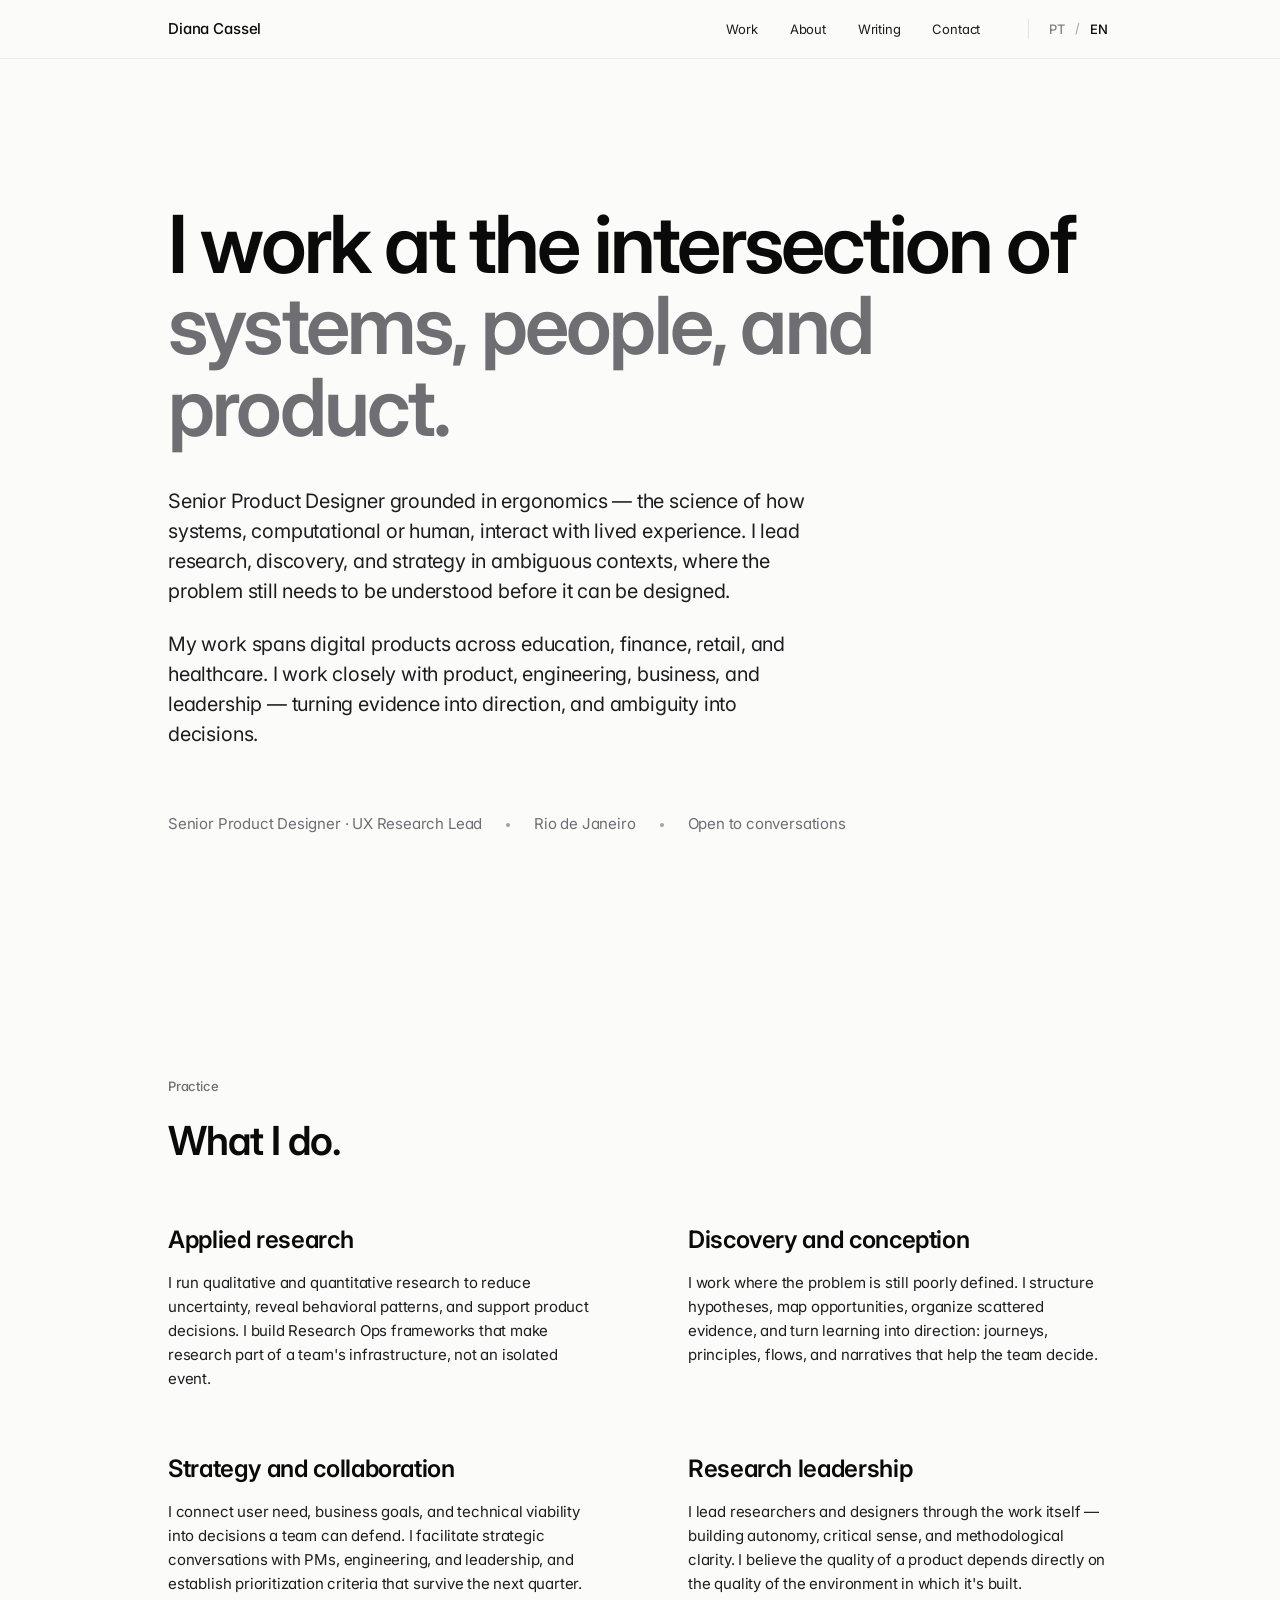
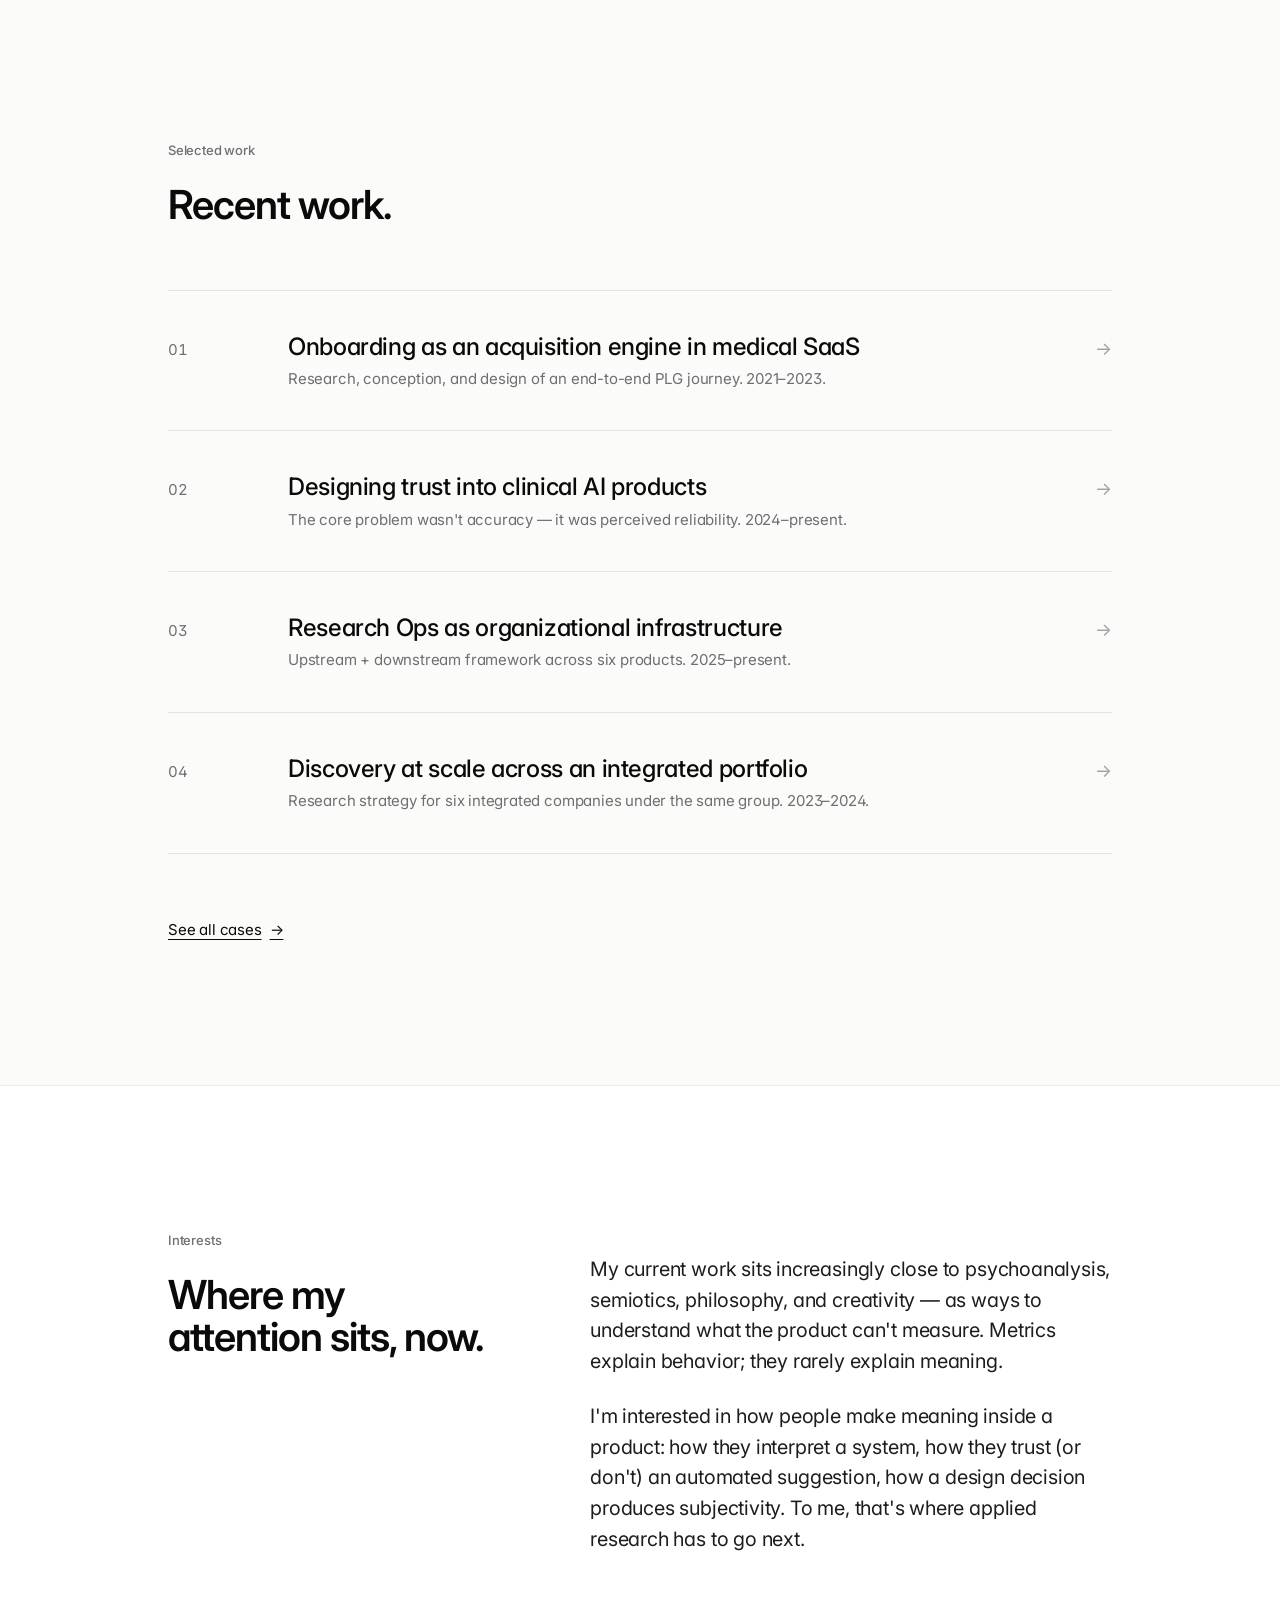
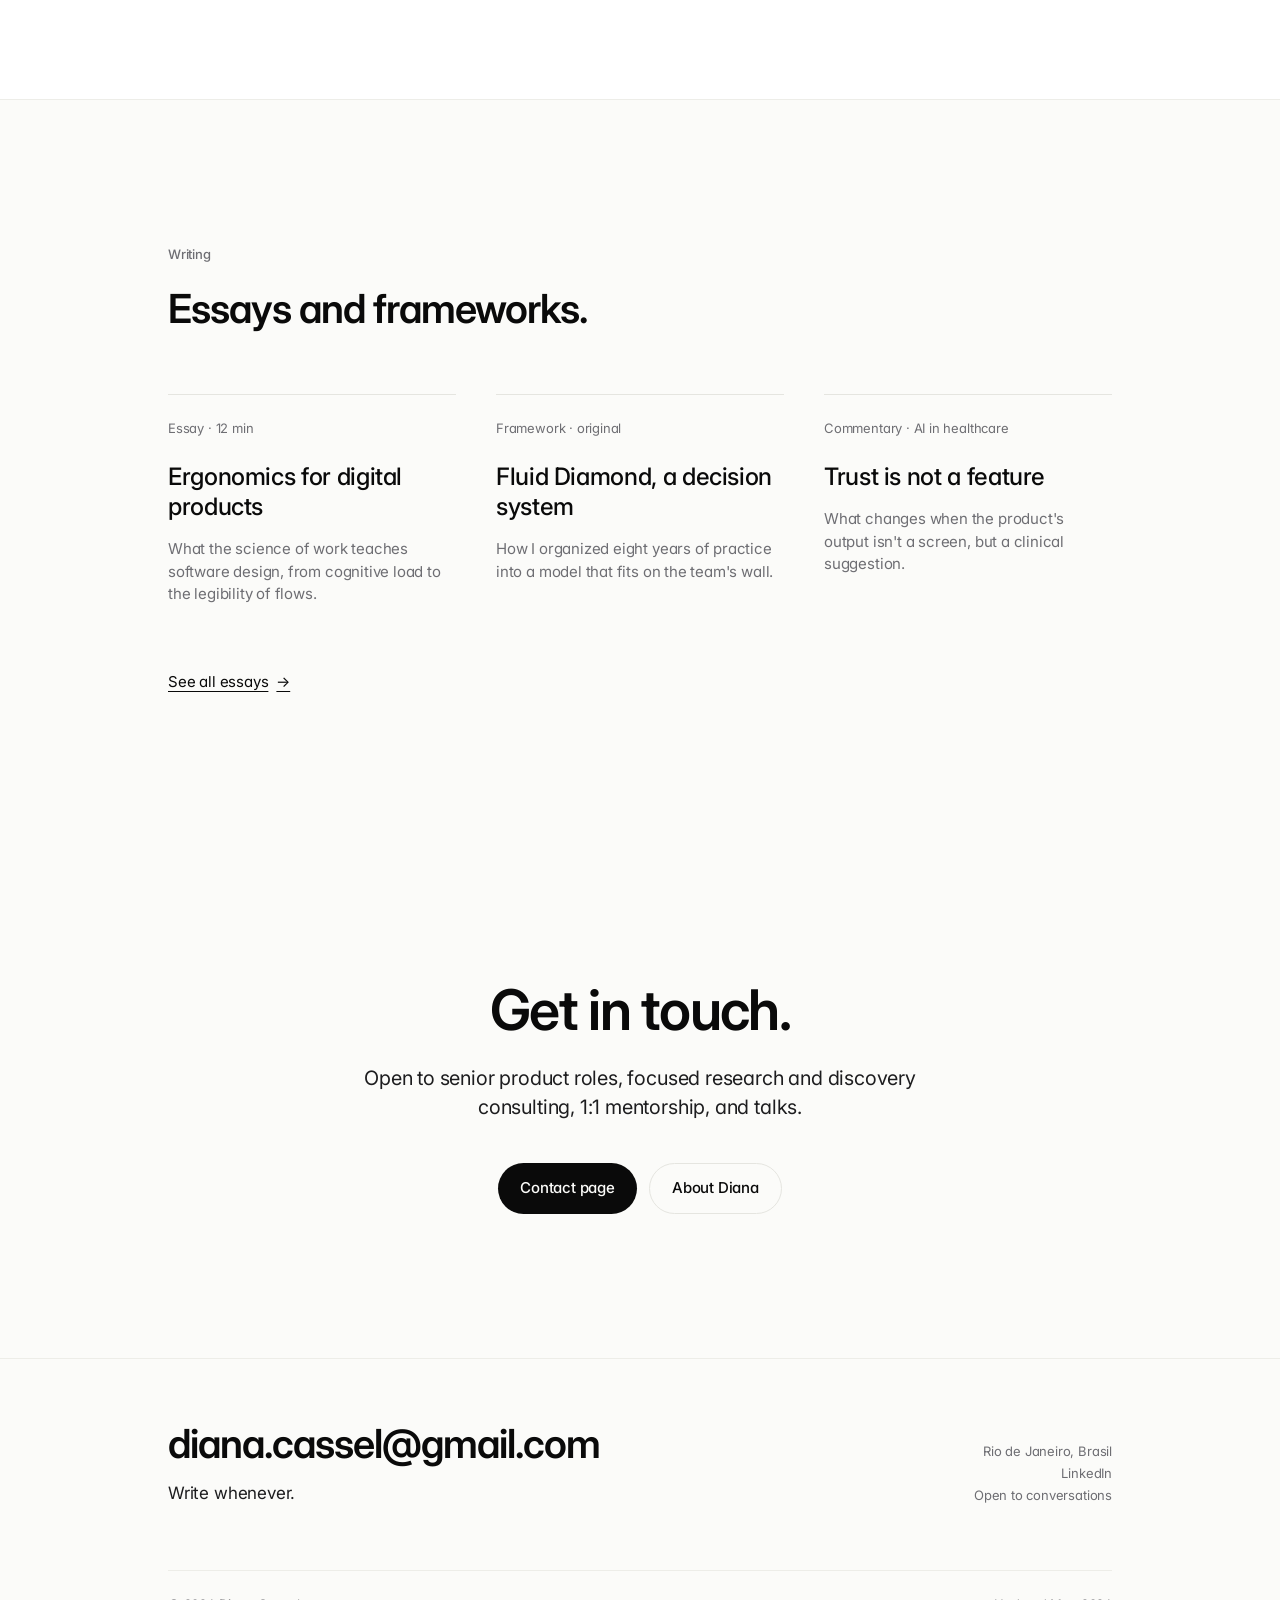
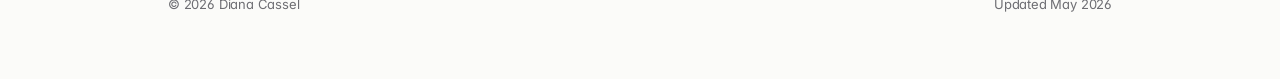
<file: index.html>
<!DOCTYPE html>
<html lang="pt-BR" data-lang="pt">
<head>
  <meta charset="UTF-8">
  <meta name="viewport" content="width=device-width, initial-scale=1.0">
  <meta name="description" content="Diana Cassel — Senior Product Designer com base em ergonomia. Pesquisa, discovery e estratégia em contextos ambíguos.">
  <title>Diana Cassel</title>

  <link rel="preconnect" href="https://fonts.googleapis.com">
  <link rel="preconnect" href="https://fonts.gstatic.com" crossorigin>
  <link href="https://fonts.googleapis.com/css2?family=Inter:opsz,wght@14..32,300;14..32,400;14..32,500;14..32,600&display=swap" rel="stylesheet">
  <link rel="stylesheet" href="styles.css">
</head>
<body>

  <a href="#main" class="skip-link" lang="pt">Pular para o conteúdo</a>
  <a href="#main" class="skip-link" lang="en">Skip to content</a>

  <header class="nav">
    <div class="nav__inner">
      <a href="index.html" class="nav__brand">Diana Cassel</a>
      <nav>
        <ul class="nav__links">
          <li><a href="work.html" lang="pt">Trabalho</a><a href="work.html" lang="en">Work</a></li>
          <li><a href="about.html" lang="pt">Sobre</a><a href="about.html" lang="en">About</a></li>
          <li><a href="writing.html" lang="pt">Pensamento</a><a href="writing.html" lang="en">Writing</a></li>
          <li><a href="contact.html" lang="pt">Contato</a><a href="contact.html" lang="en">Contact</a></li>
          <li>
            <div class="lang-toggle" role="group" aria-label="Language">
              <button type="button" data-lang-btn="pt" aria-current="true">PT</button>
              <span class="sep" aria-hidden="true">/</span>
              <button type="button" data-lang-btn="en" aria-current="false">EN</button>
            </div>
          </li>
        </ul>
      </nav>
    </div>
  </header>

  <main id="main">

    <section class="hero">
      <div class="container">
        <h1 class="hero__title">
          <span lang="pt">Trabalho na intersecção entre <span class="accent">sistemas, pessoas e produto.</span></span>
          <span lang="en">I work at the intersection of <span class="accent">systems, people, and product.</span></span>
        </h1>

        <p class="hero__lead">
          <span lang="pt">Senior Product Designer com base em ergonomia — a ciência que estuda como sistemas, computacionais ou humanos, interagem com a experiência viva das pessoas. Conduzo pesquisa, discovery e estratégia em contextos ambíguos, onde o problema ainda precisa ser entendido antes de ser desenhado.</span>
          <span lang="en">Senior Product Designer grounded in ergonomics — the science of how systems, computational or human, interact with lived experience. I lead research, discovery, and strategy in ambiguous contexts, where the problem still needs to be understood before it can be designed.</span>
        </p>

        <p class="hero__lead">
          <span lang="pt">Tenho passagens por produtos digitais em educação, investimentos, varejo e saúde. Atuo próxima a produto, engenharia, negócio e liderança — traduzindo evidência em direção, e ambiguidade em decisão.</span>
          <span lang="en">My work spans digital products across education, finance, retail, and healthcare. I work closely with product, engineering, business, and leadership — turning evidence into direction, and ambiguity into decisions.</span>
        </p>

        <div class="hero__meta">
          <span>Senior Product Designer · UX Research Lead</span>
          <span class="dot" aria-hidden="true"></span>
          <span>Rio de Janeiro</span>
          <span class="dot" aria-hidden="true"></span>
          <span lang="pt">Aberta a conversas</span>
          <span lang="en">Open to conversations</span>
        </div>
      </div>
    </section>

    <section class="section">
      <div class="container">
        <p class="section-eyebrow">
          <span lang="pt">Prática</span>
          <span lang="en">Practice</span>
        </p>
        <h2 class="section-title">
          <span lang="pt">O que faço.</span>
          <span lang="en">What I do.</span>
        </h2>

        <div class="practice-grid">

          <div class="practice-item">
            <h3>
              <span lang="pt">Pesquisa aplicada</span>
              <span lang="en">Applied research</span>
            </h3>
            <p>
              <span lang="pt">Conduzo pesquisa qualitativa e quantitativa para reduzir incerteza, revelar padrões de comportamento e sustentar decisões de produto. Estruturo frameworks de Research Ops que tornam pesquisa parte da infraestrutura do time, não um evento isolado.</span>
              <span lang="en">I run qualitative and quantitative research to reduce uncertainty, reveal behavioral patterns, and support product decisions. I build Research Ops frameworks that make research part of a team's infrastructure, not an isolated event.</span>
            </p>
          </div>

          <div class="practice-item">
            <h3>
              <span lang="pt">Discovery e conceituação</span>
              <span lang="en">Discovery and conception</span>
            </h3>
            <p>
              <span lang="pt">Trabalho onde o problema ainda está mal definido. Estruturo hipóteses, mapeio oportunidades, organizo evidências dispersas e transformo aprendizados em direção: jornadas, princípios, fluxos e narrativas que ajudam o time a decidir.</span>
              <span lang="en">I work where the problem is still poorly defined. I structure hypotheses, map opportunities, organize scattered evidence, and turn learning into direction: journeys, principles, flows, and narratives that help the team decide.</span>
            </p>
          </div>

          <div class="practice-item">
            <h3>
              <span lang="pt">Estratégia e colaboração</span>
              <span lang="en">Strategy and collaboration</span>
            </h3>
            <p>
              <span lang="pt">Conecto necessidade de usuário, objetivo de negócio e viabilidade técnica em decisões que o time consegue sustentar. Facilito conversas estratégicas com PMs, engenharia e liderança, e estabeleço critérios de priorização que sobrevivem ao próximo trimestre.</span>
              <span lang="en">I connect user need, business goals, and technical viability into decisions a team can defend. I facilitate strategic conversations with PMs, engineering, and leadership, and establish prioritization criteria that survive the next quarter.</span>
            </p>
          </div>

          <div class="practice-item">
            <h3>
              <span lang="pt">Liderança de pesquisa</span>
              <span lang="en">Research leadership</span>
            </h3>
            <p>
              <span lang="pt">Lidero pesquisadoras e designers através do trabalho — formando autonomia, senso crítico e clareza metodológica. Acredito que a qualidade de um produto depende diretamente da qualidade do ambiente em que ele é construído.</span>
              <span lang="en">I lead researchers and designers through the work itself — building autonomy, critical sense, and methodological clarity. I believe the quality of a product depends directly on the quality of the environment in which it's built.</span>
            </p>
          </div>

        </div>
      </div>
    </section>

    <section class="section" style="padding-top: 0;">
      <div class="container">
        <p class="section-eyebrow">
          <span lang="pt">Casos selecionados</span>
          <span lang="en">Selected work</span>
        </p>
        <h2 class="section-title">
          <span lang="pt">Trabalhos recentes.</span>
          <span lang="en">Recent work.</span>
        </h2>

        <div class="cases">

          <article class="case">
            <a href="work/onboarding-saas-medico.html">
              <span class="case__num">01</span>
              <div>
                <h3 class="case__title">
                  <span lang="pt">Onboarding como motor de aquisição em SaaS médico</span>
                  <span lang="en">Onboarding as an acquisition engine in medical SaaS</span>
                </h3>
                <p class="case__desc">
                  <span lang="pt">Pesquisa, conceituação e design de uma jornada PLG ponta-a-ponta. 2021–2023.</span>
                  <span lang="en">Research, conception, and design of an end-to-end PLG journey. 2021–2023.</span>
                </p>
              </div>
              <span class="case__arrow" aria-hidden="true">→</span>
            </a>
          </article>

          <article class="case">
            <a href="work/ia-clinica.html">
              <span class="case__num">02</span>
              <div>
                <h3 class="case__title">
                  <span lang="pt">Desenho de confiança em produtos com IA clínica</span>
                  <span lang="en">Designing trust into clinical AI products</span>
                </h3>
                <p class="case__desc">
                  <span lang="pt">O problema central não era acurácia — era confiabilidade percebida. 2024–presente.</span>
                  <span lang="en">The core problem wasn't accuracy — it was perceived reliability. 2024–present.</span>
                </p>
              </div>
              <span class="case__arrow" aria-hidden="true">→</span>
            </a>
          </article>

          <article class="case">
            <a href="work/research-ops.html">
              <span class="case__num">03</span>
              <div>
                <h3 class="case__title">
                  <span lang="pt">Research Ops como infraestrutura organizacional</span>
                  <span lang="en">Research Ops as organizational infrastructure</span>
                </h3>
                <p class="case__desc">
                  <span lang="pt">Framework upstream + downstream em portfólio de seis produtos. 2025–presente.</span>
                  <span lang="en">Upstream + downstream framework across six products. 2025–present.</span>
                </p>
              </div>
              <span class="case__arrow" aria-hidden="true">→</span>
            </a>
          </article>

          <article class="case">
            <a href="work/discovery-escala.html">
              <span class="case__num">04</span>
              <div>
                <h3 class="case__title">
                  <span lang="pt">Discovery em escala para portfólio integrado</span>
                  <span lang="en">Discovery at scale across an integrated portfolio</span>
                </h3>
                <p class="case__desc">
                  <span lang="pt">Estratégia de pesquisa para seis empresas integradas no mesmo grupo. 2023–2024.</span>
                  <span lang="en">Research strategy for six integrated companies under the same group. 2023–2024.</span>
                </p>
              </div>
              <span class="case__arrow" aria-hidden="true">→</span>
            </a>
          </article>

        </div>

        <p style="margin-top: 64px; font-size: 15px;">
          <a href="work.html" style="display: inline-flex; align-items: center; gap: 8px; color: var(--ink); text-decoration: underline; text-underline-offset: 4px; text-decoration-thickness: 1px;">
            <span lang="pt">Ver todos os casos</span>
            <span lang="en">See all cases</span>
            <span aria-hidden="true">→</span>
          </a>
        </p>
      </div>
    </section>

    <section class="section interests">
      <div class="container">
        <div class="interests__inner">
          <div>
            <p class="section-eyebrow">
              <span lang="pt">Interesses</span>
              <span lang="en">Interests</span>
            </p>
            <h2 class="section-title" style="margin-bottom: 0;">
              <span lang="pt">Onde minha atenção está, hoje.</span>
              <span lang="en">Where my attention sits, now.</span>
            </h2>
          </div>
          <div class="interests__body">
            <p lang="pt">
              Meu trabalho atual se aproxima cada vez mais de psicanálise, semiótica, filosofia e criatividade — como formas de entender o que o produto não consegue medir. Métricas explicam comportamento; raramente explicam sentido.
            </p>
            <p lang="pt">
              Interessa-me como pessoas constroem significado dentro de um produto: como interpretam um sistema, como confiam (ou não) em uma sugestão automatizada, como uma decisão de design produz subjetividade. Para mim, é onde a pesquisa aplicada precisa ir em seguida.
            </p>
            <p lang="en">
              My current work sits increasingly close to psychoanalysis, semiotics, philosophy, and creativity — as ways to understand what the product can't measure. Metrics explain behavior; they rarely explain meaning.
            </p>
            <p lang="en">
              I'm interested in how people make meaning inside a product: how they interpret a system, how they trust (or don't) an automated suggestion, how a design decision produces subjectivity. To me, that's where applied research has to go next.
            </p>
          </div>
        </div>
      </div>
    </section>

    <section class="section">
      <div class="container">
        <p class="section-eyebrow">
          <span lang="pt">Pensamento</span>
          <span lang="en">Writing</span>
        </p>
        <h2 class="section-title">
          <span lang="pt">Ensaios e frameworks.</span>
          <span lang="en">Essays and frameworks.</span>
        </h2>

        <div class="writing-grid">

          <a href="writing/ergonomia-produtos-digitais.html" class="writing-item">
            <div class="writing-item__meta">
              <span lang="pt">Ensaio · 12 min</span>
              <span lang="en">Essay · 12 min</span>
            </div>
            <h4>
              <span lang="pt">Ergonomia para produtos digitais</span>
              <span lang="en">Ergonomics for digital products</span>
            </h4>
            <p>
              <span lang="pt">O que a ciência do trabalho ensina ao design de software, da fadiga cognitiva à inteligibilidade dos fluxos.</span>
              <span lang="en">What the science of work teaches software design, from cognitive load to the legibility of flows.</span>
            </p>
          </a>

          <a href="writing/fluid-diamond.html" class="writing-item">
            <div class="writing-item__meta">
              <span lang="pt">Framework · autoral</span>
              <span lang="en">Framework · original</span>
            </div>
            <h4>
              <span lang="pt">Fluid Diamond, um sistema de decisão</span>
              <span lang="en">Fluid Diamond, a decision system</span>
            </h4>
            <p>
              <span lang="pt">Como organizei oito anos de prática num modelo que cabe na parede do time.</span>
              <span lang="en">How I organized eight years of practice into a model that fits on the team's wall.</span>
            </p>
          </a>

          <a href="writing/confianca-nao-e-feature.html" class="writing-item">
            <div class="writing-item__meta">
              <span lang="pt">Comentário · IA em saúde</span>
              <span lang="en">Commentary · AI in healthcare</span>
            </div>
            <h4>
              <span lang="pt">Confiança não é uma feature</span>
              <span lang="en">Trust is not a feature</span>
            </h4>
            <p>
              <span lang="pt">O que muda quando o output do produto não é uma tela, mas uma sugestão clínica.</span>
              <span lang="en">What changes when the product's output isn't a screen, but a clinical suggestion.</span>
            </p>
          </a>

        </div>

        <p style="margin-top: 64px; font-size: 15px;">
          <a href="writing.html" style="display: inline-flex; align-items: center; gap: 8px; color: var(--ink); text-decoration: underline; text-underline-offset: 4px; text-decoration-thickness: 1px;">
            <span lang="pt">Ver todos os ensaios</span>
            <span lang="en">See all essays</span>
            <span aria-hidden="true">→</span>
          </a>
        </p>
      </div>
    </section>

    <section class="cta">
      <div class="container--narrow">
        <h2 class="cta__title">
          <span lang="pt">Conversar.</span>
          <span lang="en">Get in touch.</span>
        </h2>
        <p class="cta__lead">
          <span lang="pt">Aberta a vagas sêniores em produto, consultoria pontual em pesquisa e discovery, mentoria 1:1 e palestras.</span>
          <span lang="en">Open to senior product roles, focused research and discovery consulting, 1:1 mentorship, and talks.</span>
        </p>
        <div class="cta__actions">
          <a href="contact.html" class="btn btn--primary">
            <span lang="pt">Página de contato</span>
            <span lang="en">Contact page</span>
          </a>
          <a href="about.html" class="btn btn--ghost">
            <span lang="pt">Sobre Diana</span>
            <span lang="en">About Diana</span>
          </a>
        </div>
      </div>
    </section>

  </main>

  <footer class="footer">
    <div class="container">
      <div class="footer__inner">
        <div class="footer__contact">
          <h2>diana.cassel@gmail.com</h2>
          <a href="mailto:diana.cassel@gmail.com">
            <span lang="pt">Escreva quando quiser.</span>
            <span lang="en">Write whenever.</span>
          </a>
        </div>
        <div class="footer__meta">
          <div>Rio de Janeiro, Brasil</div>
          <div><a href="https://linkedin.com/in/diana-cassel">LinkedIn</a></div>
          <div>
            <span lang="pt">Aberta a conversas</span>
            <span lang="en">Open to conversations</span>
          </div>
        </div>
      </div>
      <div class="footer__bottom">
        <span>© 2026 Diana Cassel</span>
        <span>
          <span lang="pt">Atualizado em Maio de 2026</span>
          <span lang="en">Updated May 2026</span>
        </span>
      </div>
    </div>
  </footer>

  <script src="lang.js"></script>
</body>
</html>
</file>
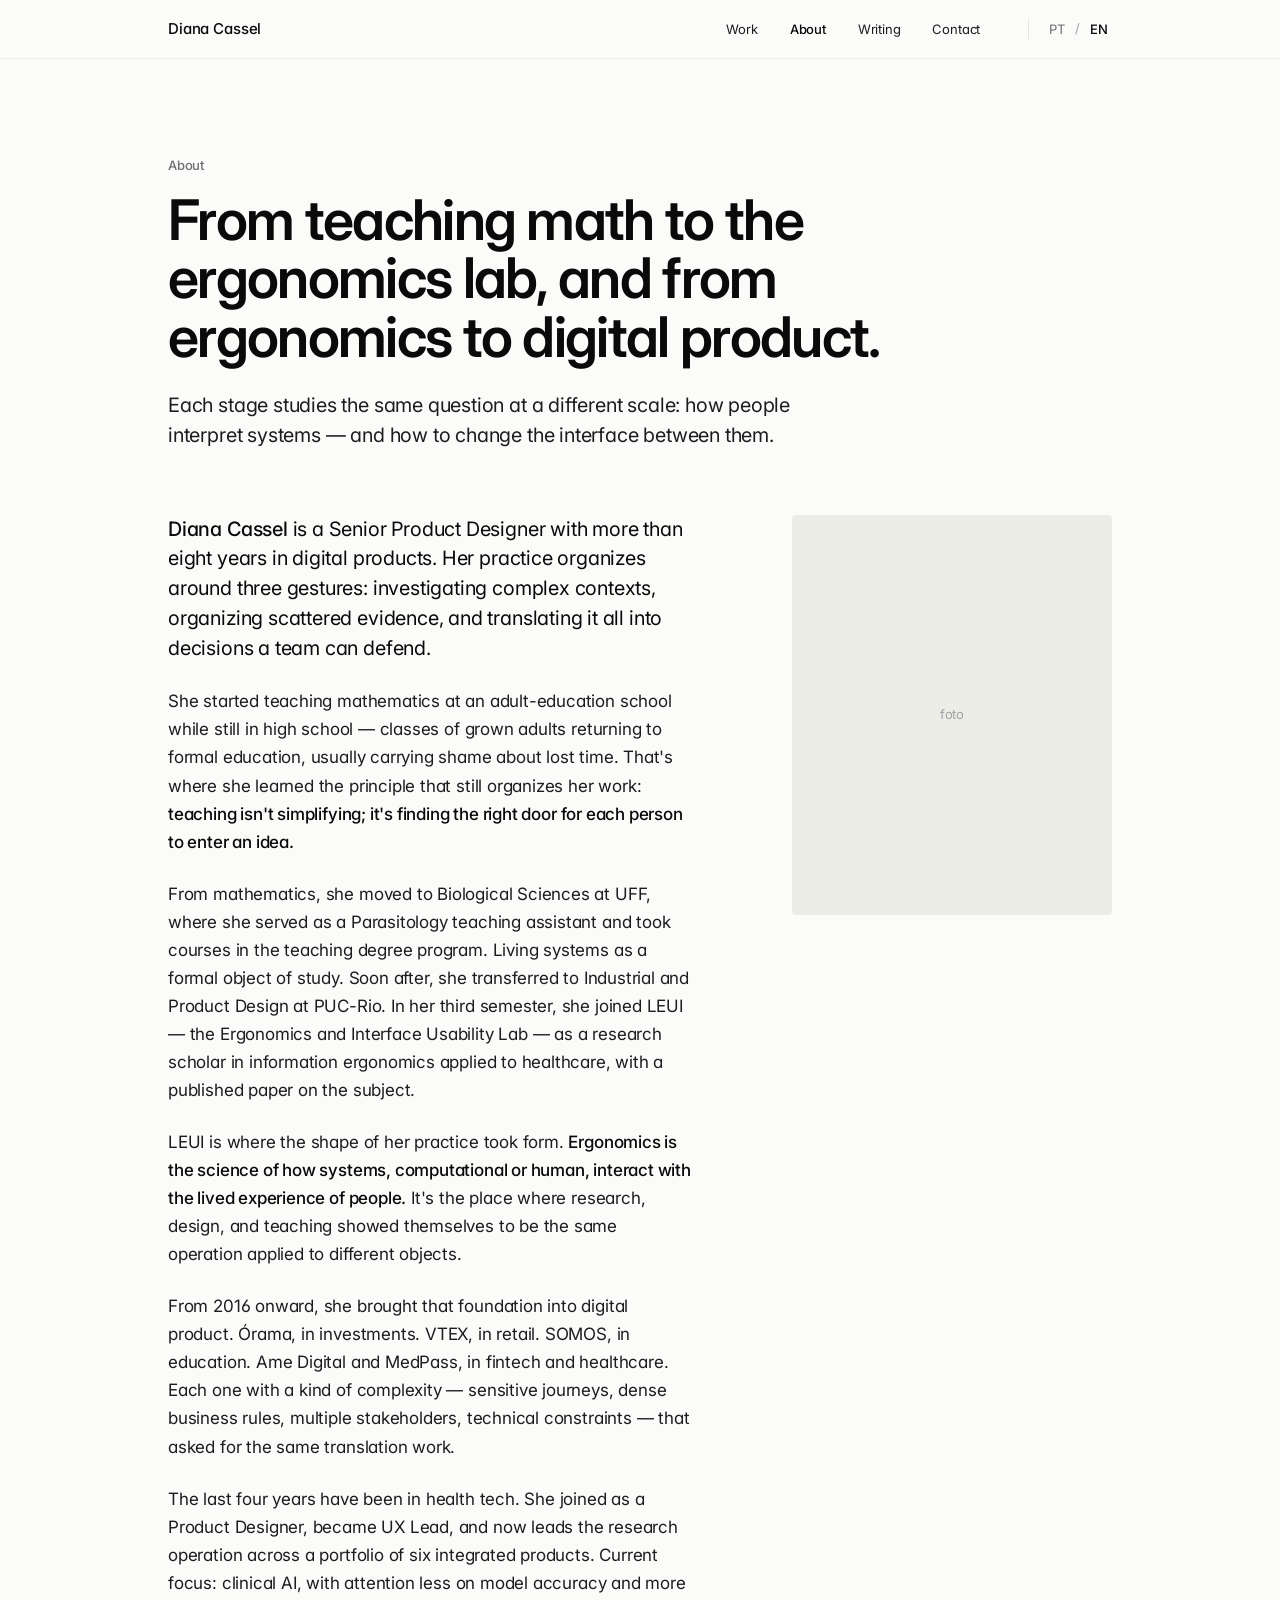
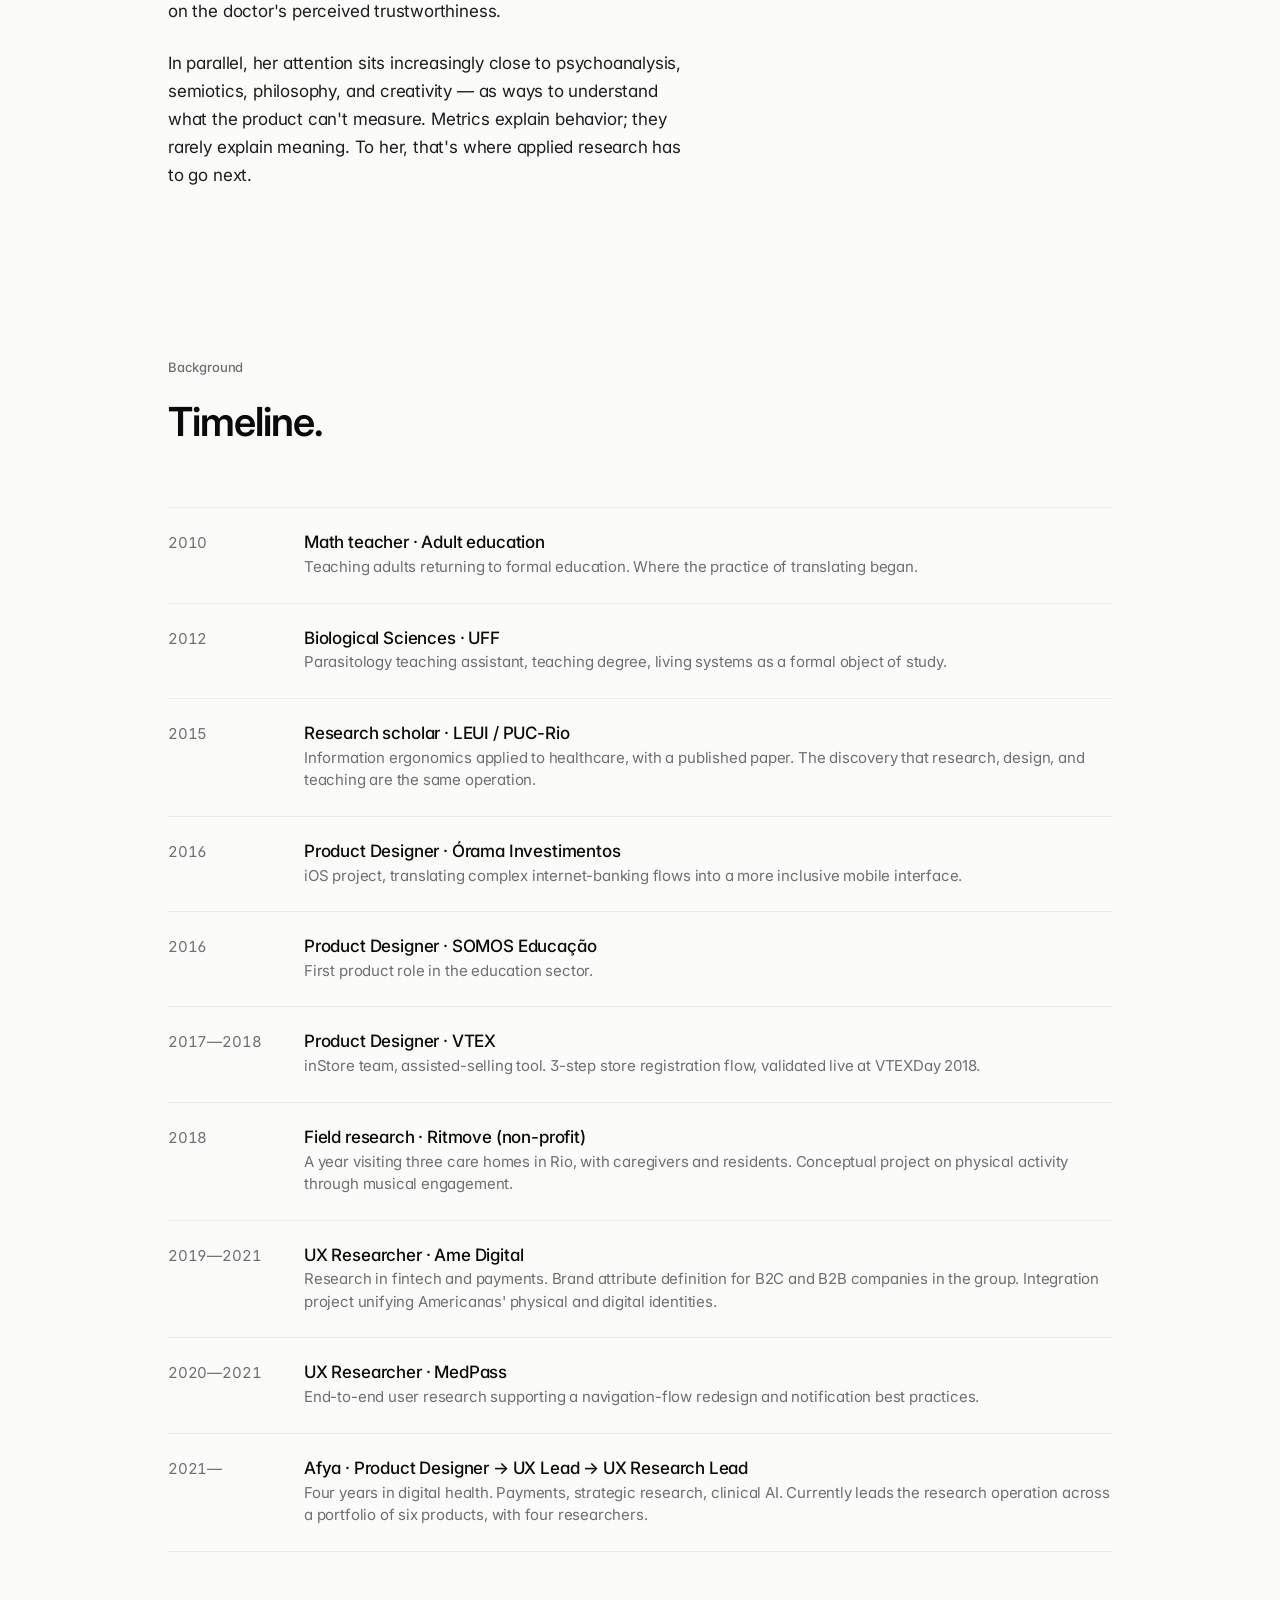
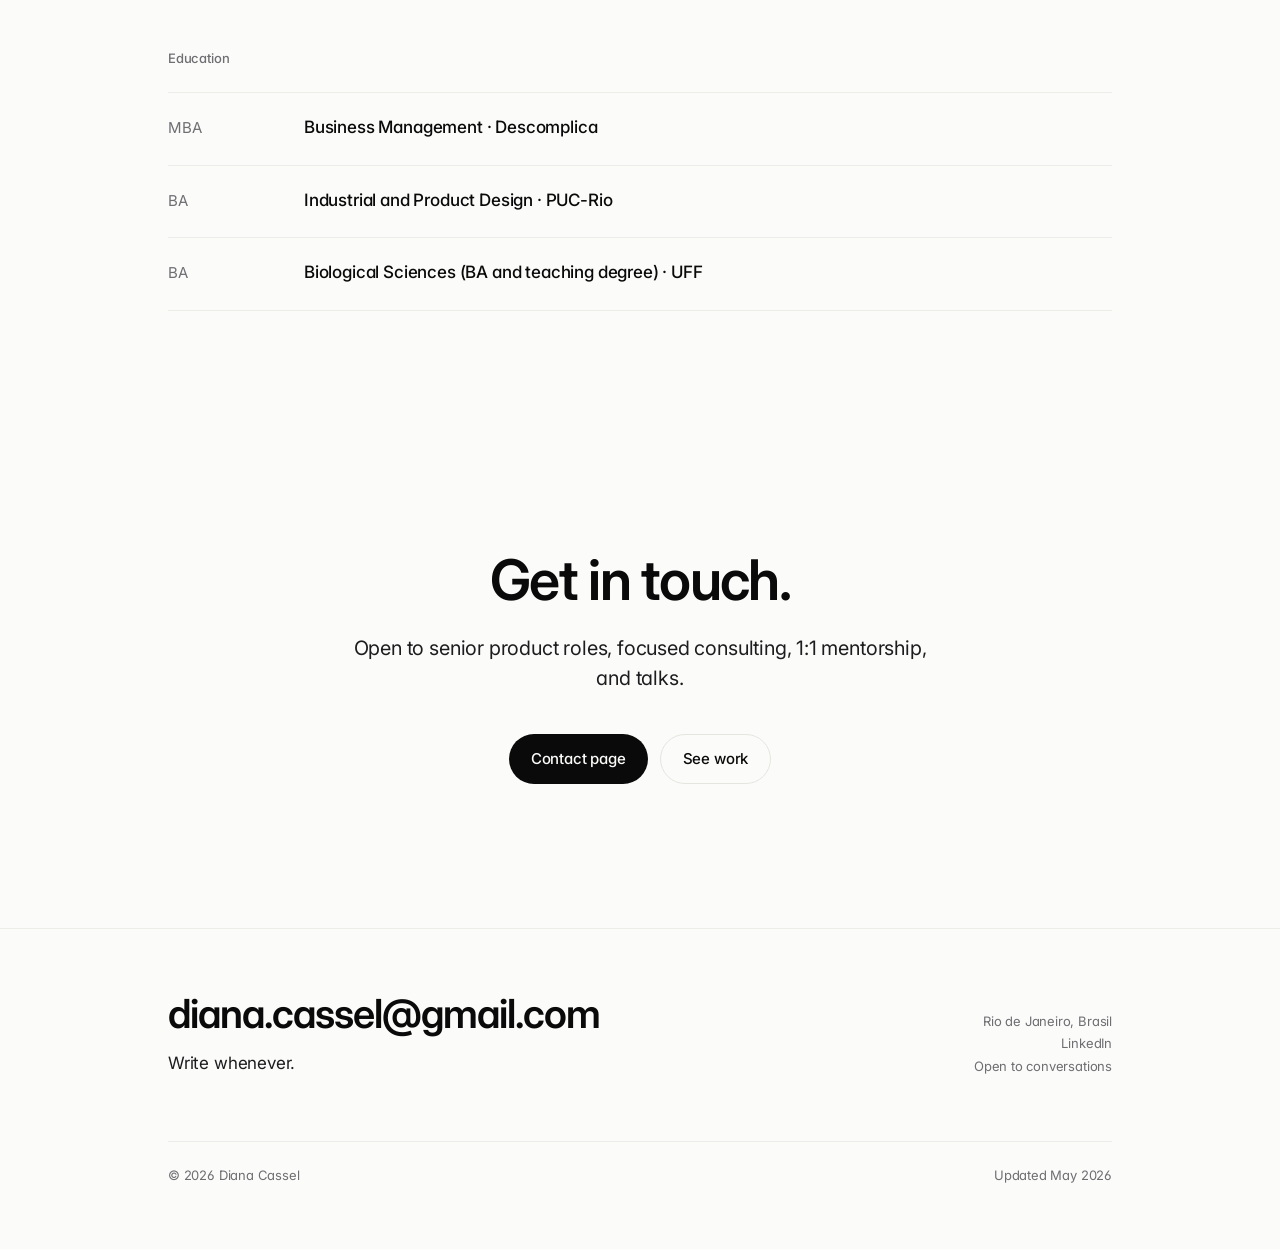
<file: about.html>
<!DOCTYPE html>
<html lang="pt-BR" data-lang="pt">
<head>
  <meta charset="UTF-8">
  <meta name="viewport" content="width=device-width, initial-scale=1.0">
  <meta name="description" content="Sobre — Diana Cassel. Da matemática no EJA ao laboratório de ergonomia, e da ergonomia ao produto digital.">
  <title>Sobre — Diana Cassel</title>

  <link rel="preconnect" href="https://fonts.googleapis.com">
  <link rel="preconnect" href="https://fonts.gstatic.com" crossorigin>
  <link href="https://fonts.googleapis.com/css2?family=Inter:opsz,wght@14..32,300;14..32,400;14..32,500;14..32,600&display=swap" rel="stylesheet">
  <link rel="stylesheet" href="styles.css">
</head>
<body>

  <a href="#main" class="skip-link" lang="pt">Pular para o conteúdo</a>
  <a href="#main" class="skip-link" lang="en">Skip to content</a>

  <header class="nav">
    <div class="nav__inner">
      <a href="index.html" class="nav__brand">Diana Cassel</a>
      <nav>
        <ul class="nav__links">
          <li><a href="work.html" lang="pt">Trabalho</a><a href="work.html" lang="en">Work</a></li>
          <li><a href="about.html" aria-current="page" lang="pt">Sobre</a><a href="about.html" aria-current="page" lang="en">About</a></li>
          <li><a href="writing.html" lang="pt">Pensamento</a><a href="writing.html" lang="en">Writing</a></li>
          <li><a href="contact.html" lang="pt">Contato</a><a href="contact.html" lang="en">Contact</a></li>
          <li>
            <div class="lang-toggle" role="group" aria-label="Language">
              <button type="button" data-lang-btn="pt" aria-current="true">PT</button>
              <span class="sep" aria-hidden="true">/</span>
              <button type="button" data-lang-btn="en" aria-current="false">EN</button>
            </div>
          </li>
        </ul>
      </nav>
    </div>
  </header>

  <main id="main">

    <section class="page-header">
      <div class="container">
        <p class="page-header__eyebrow">
          <span lang="pt">Sobre</span>
          <span lang="en">About</span>
        </p>
        <h1 class="page-header__title">
          <span lang="pt">Da matemática no EJA ao laboratório de ergonomia, e da ergonomia ao produto digital.</span>
          <span lang="en">From teaching math to the ergonomics lab, and from ergonomics to digital product.</span>
        </h1>
        <p class="page-header__lead">
          <span lang="pt">Cada etapa estuda a mesma pergunta em outra escala: como pessoas interpretam sistemas — e como mudar a interface entre os dois.</span>
          <span lang="en">Each stage studies the same question at a different scale: how people interpret systems — and how to change the interface between them.</span>
        </p>
      </div>
    </section>

    <section class="section--tight" style="padding-top: 0;">
      <div class="container">
        <div class="about-hero">
          <div>
            <div class="prose" style="margin: 0;">
              <p style="font-size: var(--fs-lead); color: var(--ink); line-height: 1.5;" lang="pt">
                <strong>Diana Cassel</strong> é Senior Product Designer com mais de oito anos em produtos digitais. Sua prática se organiza em torno de três gestos: investigar contextos complexos, organizar evidências dispersas e traduzir tudo isso em decisões que um time consegue sustentar.
              </p>

              <p lang="pt">
                Começou ensinando matemática em uma escola de EJA enquanto estudava — turmas de adultos voltando ao ensino formal, geralmente com vergonha do tempo perdido. Foi ali que aprendeu o princípio que ainda organiza o trabalho: <strong>ensinar não é simplificar, é encontrar a porta certa para cada pessoa entrar em uma ideia.</strong>
              </p>

              <p lang="pt">
                Da matemática, passou para Ciências Biológicas na UFF, onde foi monitora de Parasitologia e cursou disciplinas de licenciatura. Sistemas vivos como objeto formal de estudo. Logo depois, migrou para Design Industrial e de Produto na PUC-Rio. Ainda no terceiro período, entrou como bolsista no LEUI — Laboratório de Ergonomia e Usabilidade de Interfaces — pesquisando ergonomia informacional aplicada à saúde, com artigo aceito sobre o tema.
              </p>

              <p lang="pt">
                Foi no LEUI que a forma da sua prática se consolidou. <strong>Ergonomia é a ciência que estuda como sistemas, computacionais ou humanos, interagem com a experiência viva das pessoas.</strong> É o lugar onde pesquisa, design e ensino se mostraram a mesma operação aplicada a objetos diferentes.
              </p>

              <p lang="pt">
                De 2016 em diante, levou essa base para produto digital. Órama, em investimentos. VTEX, em varejo. SOMOS, em educação. Ame Digital e MedPass, em fintech e saúde. Cada uma com um tipo de complexidade — jornadas sensíveis, regras de negócio densas, múltiplos stakeholders, restrições técnicas — que pedia o mesmo trabalho de tradução.
              </p>

              <p lang="pt">
                Os últimos quatro anos foram em health tech. Entrou como Product Designer, virou UX Lead, hoje lidera a operação de pesquisa em portfólio de seis produtos integrados. O foco atual: IA aplicada à clínica, com atenção menos à acurácia do modelo e mais à confiabilidade percebida pelo médico.
              </p>

              <p lang="pt">
                Em paralelo, sua atenção se aproxima cada vez mais de psicanálise, semiótica, filosofia e criatividade — como formas de entender o que o produto não consegue medir. Métricas explicam comportamento; raramente explicam sentido. Para ela, é onde a pesquisa aplicada precisa ir em seguida.
              </p>

              <p style="font-size: var(--fs-lead); color: var(--ink); line-height: 1.5;" lang="en">
                <strong>Diana Cassel</strong> is a Senior Product Designer with more than eight years in digital products. Her practice organizes around three gestures: investigating complex contexts, organizing scattered evidence, and translating it all into decisions a team can defend.
              </p>

              <p lang="en">
                She started teaching mathematics at an adult-education school while still in high school — classes of grown adults returning to formal education, usually carrying shame about lost time. That's where she learned the principle that still organizes her work: <strong>teaching isn't simplifying; it's finding the right door for each person to enter an idea.</strong>
              </p>

              <p lang="en">
                From mathematics, she moved to Biological Sciences at UFF, where she served as a Parasitology teaching assistant and took courses in the teaching degree program. Living systems as a formal object of study. Soon after, she transferred to Industrial and Product Design at PUC-Rio. In her third semester, she joined LEUI — the Ergonomics and Interface Usability Lab — as a research scholar in information ergonomics applied to healthcare, with a published paper on the subject.
              </p>

              <p lang="en">
                LEUI is where the shape of her practice took form. <strong>Ergonomics is the science of how systems, computational or human, interact with the lived experience of people.</strong> It's the place where research, design, and teaching showed themselves to be the same operation applied to different objects.
              </p>

              <p lang="en">
                From 2016 onward, she brought that foundation into digital product. Órama, in investments. VTEX, in retail. SOMOS, in education. Ame Digital and MedPass, in fintech and healthcare. Each one with a kind of complexity — sensitive journeys, dense business rules, multiple stakeholders, technical constraints — that asked for the same translation work.
              </p>

              <p lang="en">
                The last four years have been in health tech. She joined as a Product Designer, became UX Lead, and now leads the research operation across a portfolio of six integrated products. Current focus: clinical AI, with attention less on model accuracy and more on the doctor's perceived trustworthiness.
              </p>

              <p lang="en">
                In parallel, her attention sits increasingly close to psychoanalysis, semiotics, philosophy, and creativity — as ways to understand what the product can't measure. Metrics explain behavior; they rarely explain meaning. To her, that's where applied research has to go next.
              </p>
            </div>
          </div>
          <div class="about-hero__portrait" role="img" aria-label="Foto de Diana Cassel"></div>
        </div>

        <p class="section-eyebrow" style="margin-top: var(--space-2xl);">
          <span lang="pt">Trajetória</span>
          <span lang="en">Background</span>
        </p>
        <h2 class="section-title">
          <span lang="pt">Linha do tempo.</span>
          <span lang="en">Timeline.</span>
        </h2>

        <div class="timeline">

          <div class="timeline__row">
            <span class="timeline__year">2010</span>
            <div class="timeline__body">
              <h4 lang="pt">Professora de matemática · EJA</h4>
              <h4 lang="en">Math teacher · Adult education</h4>
              <p lang="pt">Aulas para adultos voltando ao ensino formal. Onde começou a prática de traduzir.</p>
              <p lang="en">Teaching adults returning to formal education. Where the practice of translating began.</p>
            </div>
          </div>

          <div class="timeline__row">
            <span class="timeline__year">2012</span>
            <div class="timeline__body">
              <h4 lang="pt">Ciências Biológicas · UFF</h4>
              <h4 lang="en">Biological Sciences · UFF</h4>
              <p lang="pt">Monitoria em parasitologia, licenciatura, sistemas vivos como objeto formal de estudo.</p>
              <p lang="en">Parasitology teaching assistant, teaching degree, living systems as a formal object of study.</p>
            </div>
          </div>

          <div class="timeline__row">
            <span class="timeline__year">2015</span>
            <div class="timeline__body">
              <h4 lang="pt">Iniciação científica · LEUI / PUC-Rio</h4>
              <h4 lang="en">Research scholar · LEUI / PUC-Rio</h4>
              <p lang="pt">Ergonomia informacional aplicada à saúde, com artigo aceito. A descoberta de que pesquisa, design e ensino são a mesma operação.</p>
              <p lang="en">Information ergonomics applied to healthcare, with a published paper. The discovery that research, design, and teaching are the same operation.</p>
            </div>
          </div>

          <div class="timeline__row">
            <span class="timeline__year">2016</span>
            <div class="timeline__body">
              <h4 lang="pt">Product Designer · Órama Investimentos</h4>
              <h4 lang="en">Product Designer · Órama Investimentos</h4>
              <p lang="pt">Projeto iOS, traduzindo fluxos complexos de internet banking em interface mobile mais inclusiva.</p>
              <p lang="en">iOS project, translating complex internet-banking flows into a more inclusive mobile interface.</p>
            </div>
          </div>

          <div class="timeline__row">
            <span class="timeline__year">2016</span>
            <div class="timeline__body">
              <h4 lang="pt">Product Designer · SOMOS Educação</h4>
              <h4 lang="en">Product Designer · SOMOS Educação</h4>
              <p lang="pt">Primeira passagem por produto digital no setor de educação.</p>
              <p lang="en">First product role in the education sector.</p>
            </div>
          </div>

          <div class="timeline__row">
            <span class="timeline__year">2017—2018</span>
            <div class="timeline__body">
              <h4 lang="pt">Product Designer · VTEX</h4>
              <h4 lang="en">Product Designer · VTEX</h4>
              <p lang="pt">Time inStore, ferramenta de venda assistida. Fluxo de cadastro de loja em 3 passos, validado ao vivo no VTEXDay 2018.</p>
              <p lang="en">inStore team, assisted-selling tool. 3-step store registration flow, validated live at VTEXDay 2018.</p>
            </div>
          </div>

          <div class="timeline__row">
            <span class="timeline__year">2018</span>
            <div class="timeline__body">
              <h4 lang="pt">Pesquisa de campo · Ritmove (sem fins lucrativos)</h4>
              <h4 lang="en">Field research · Ritmove (non-profit)</h4>
              <p lang="pt">Um ano em três casas de repouso no Rio, com cuidadores e residentes. Projeto conceitual de atividade física via engajamento musical.</p>
              <p lang="en">A year visiting three care homes in Rio, with caregivers and residents. Conceptual project on physical activity through musical engagement.</p>
            </div>
          </div>

          <div class="timeline__row">
            <span class="timeline__year">2019—2021</span>
            <div class="timeline__body">
              <h4 lang="pt">UX Researcher · Ame Digital</h4>
              <h4 lang="en">UX Researcher · Ame Digital</h4>
              <p lang="pt">Pesquisa em fintech e meios de pagamento. Definição de atributos de marca para empresas B2C e B2B do grupo. Projeto de integração das identidades física e digital das Americanas.</p>
              <p lang="en">Research in fintech and payments. Brand attribute definition for B2C and B2B companies in the group. Integration project unifying Americanas' physical and digital identities.</p>
            </div>
          </div>

          <div class="timeline__row">
            <span class="timeline__year">2020—2021</span>
            <div class="timeline__body">
              <h4 lang="pt">UX Researcher · MedPass</h4>
              <h4 lang="en">UX Researcher · MedPass</h4>
              <p lang="pt">Pesquisa ponta-a-ponta no redesenho do fluxo de navegação e boas práticas de notificações.</p>
              <p lang="en">End-to-end user research supporting a navigation-flow redesign and notification best practices.</p>
            </div>
          </div>

          <div class="timeline__row">
            <span class="timeline__year">2021—</span>
            <div class="timeline__body">
              <h4 lang="pt">Afya · Product Designer → UX Lead → UX Research Lead</h4>
              <h4 lang="en">Afya · Product Designer → UX Lead → UX Research Lead</h4>
              <p lang="pt">Quatro anos em saúde digital. Pagamentos, pesquisa estratégica, IA aplicada à clínica. Hoje lidera a operação de pesquisa em portfólio de seis produtos, com quatro pesquisadoras.</p>
              <p lang="en">Four years in digital health. Payments, strategic research, clinical AI. Currently leads the research operation across a portfolio of six products, with four researchers.</p>
            </div>
          </div>

        </div>

        <p class="section-eyebrow" style="margin-top: var(--space-2xl);">
          <span lang="pt">Formação</span>
          <span lang="en">Education</span>
        </p>
        <div class="timeline" style="margin-top: var(--space-md);">

          <div class="timeline__row">
            <span class="timeline__year">MBA</span>
            <div class="timeline__body">
              <h4 lang="pt">Gestão de Negócios · Descomplica</h4>
              <h4 lang="en">Business Management · Descomplica</h4>
            </div>
          </div>

          <div class="timeline__row">
            <span class="timeline__year">BA</span>
            <div class="timeline__body">
              <h4 lang="pt">Design Industrial e de Produto · PUC-Rio</h4>
              <h4 lang="en">Industrial and Product Design · PUC-Rio</h4>
            </div>
          </div>

          <div class="timeline__row">
            <span class="timeline__year">BA</span>
            <div class="timeline__body">
              <h4 lang="pt">Ciências Biológicas (bacharelado e licenciatura) · UFF</h4>
              <h4 lang="en">Biological Sciences (BA and teaching degree) · UFF</h4>
            </div>
          </div>

        </div>

      </div>
    </section>

    <section class="cta">
      <div class="container--narrow">
        <h2 class="cta__title">
          <span lang="pt">Conversar.</span>
          <span lang="en">Get in touch.</span>
        </h2>
        <p class="cta__lead">
          <span lang="pt">Aberta a vagas sêniores em produto, consultoria pontual, mentoria 1:1 e palestras.</span>
          <span lang="en">Open to senior product roles, focused consulting, 1:1 mentorship, and talks.</span>
        </p>
        <div class="cta__actions">
          <a href="contact.html" class="btn btn--primary">
            <span lang="pt">Página de contato</span>
            <span lang="en">Contact page</span>
          </a>
          <a href="work.html" class="btn btn--ghost">
            <span lang="pt">Ver trabalho</span>
            <span lang="en">See work</span>
          </a>
        </div>
      </div>
    </section>

  </main>

  <footer class="footer">
    <div class="container">
      <div class="footer__inner">
        <div class="footer__contact">
          <h2>diana.cassel@gmail.com</h2>
          <a href="mailto:diana.cassel@gmail.com">
            <span lang="pt">Escreva quando quiser.</span>
            <span lang="en">Write whenever.</span>
          </a>
        </div>
        <div class="footer__meta">
          <div>Rio de Janeiro, Brasil</div>
          <div><a href="https://linkedin.com/in/diana-cassel">LinkedIn</a></div>
          <div>
            <span lang="pt">Aberta a conversas</span>
            <span lang="en">Open to conversations</span>
          </div>
        </div>
      </div>
      <div class="footer__bottom">
        <span>© 2026 Diana Cassel</span>
        <span>
          <span lang="pt">Atualizado em Maio de 2026</span>
          <span lang="en">Updated May 2026</span>
        </span>
      </div>
    </div>
  </footer>

  <script src="lang.js"></script>
</body>
</html>
</file>
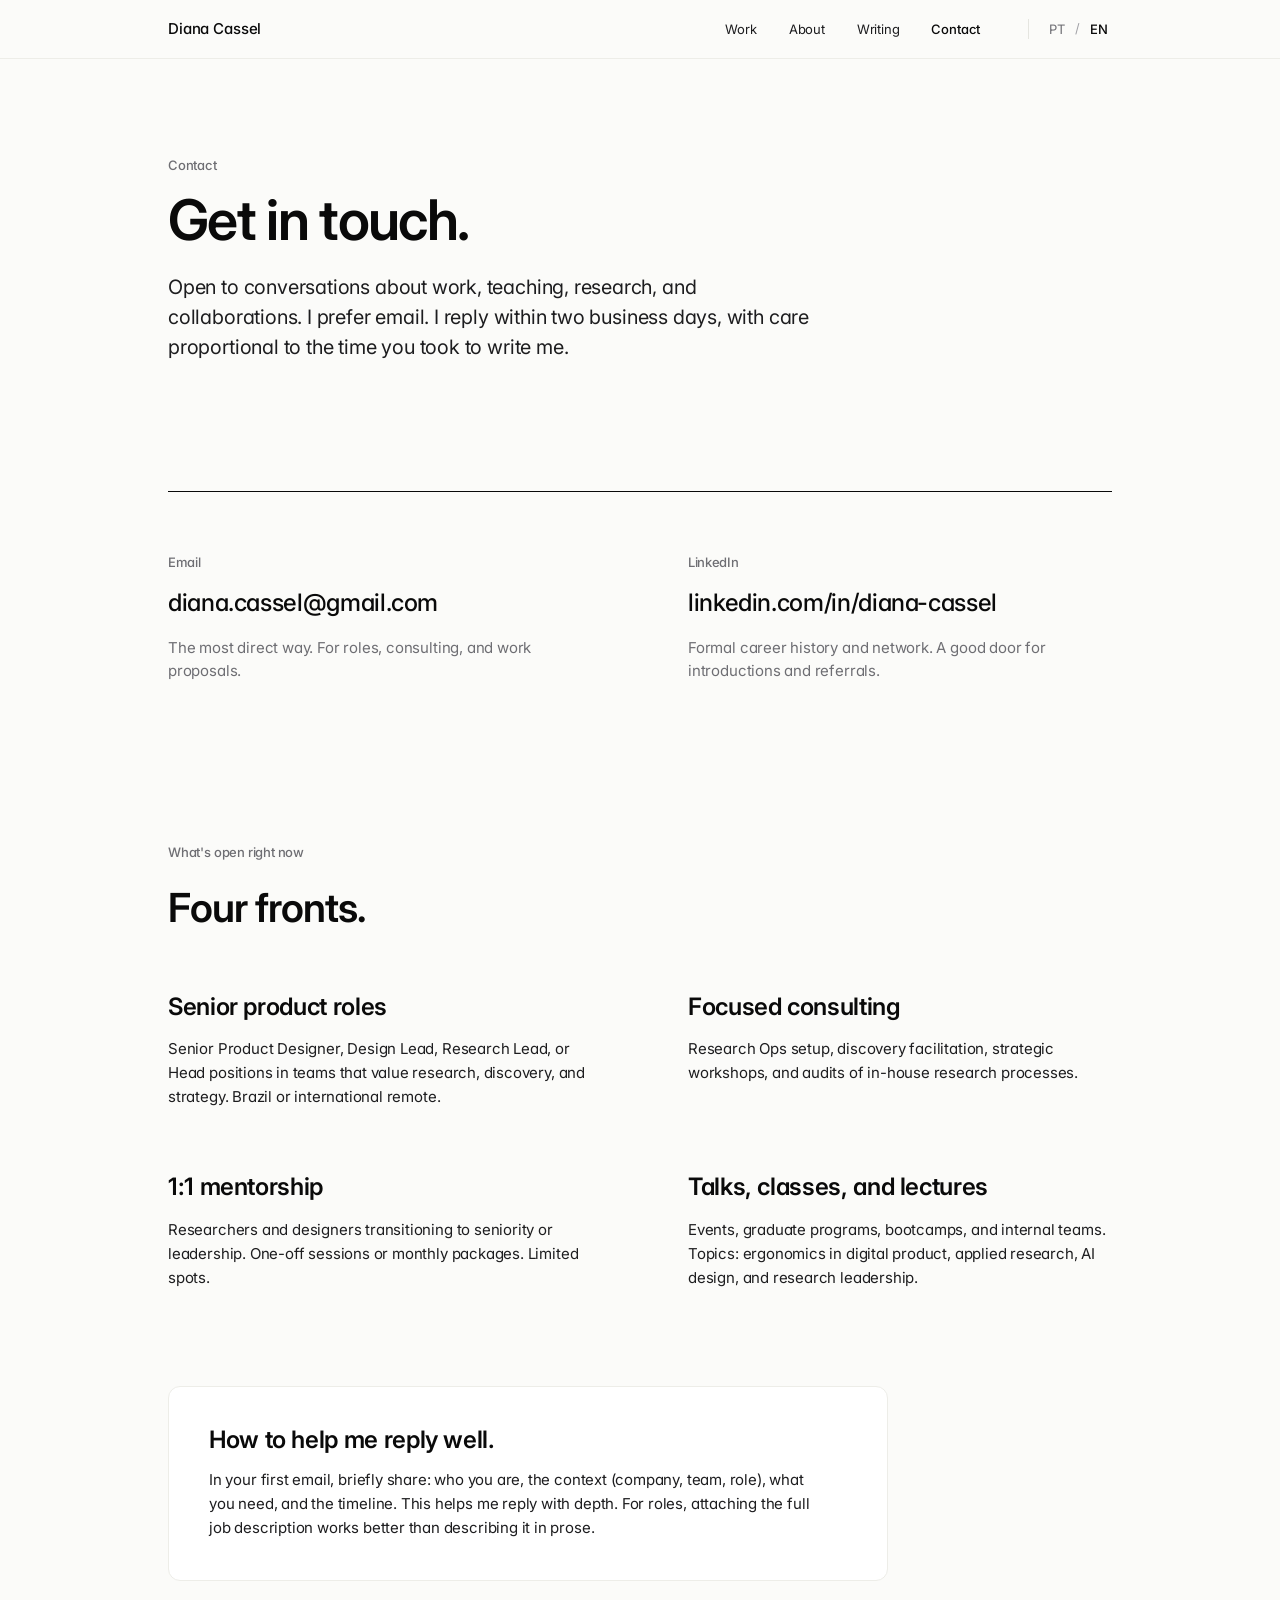
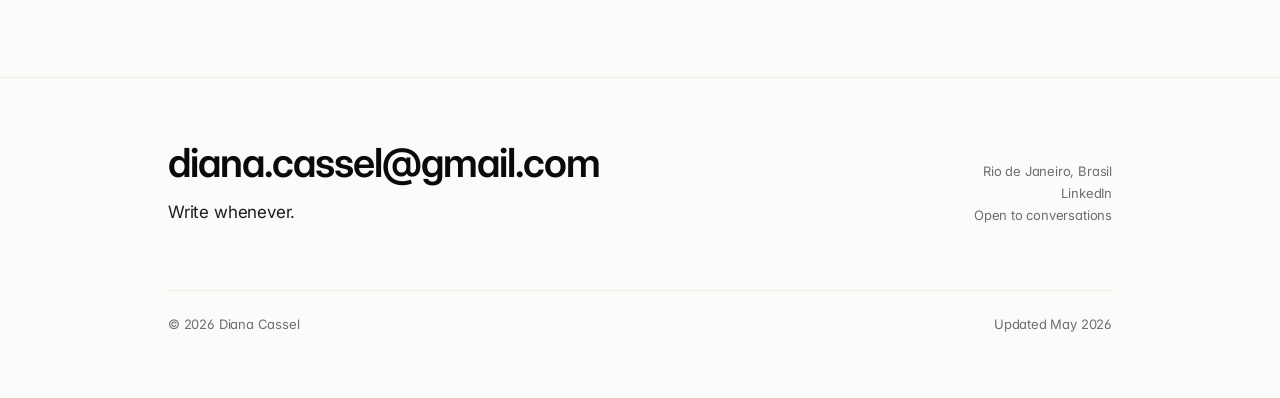
<file: contact.html>
<!DOCTYPE html>
<html lang="pt-BR" data-lang="pt">
<head>
  <meta charset="UTF-8">
  <meta name="viewport" content="width=device-width, initial-scale=1.0">
  <meta name="description" content="Contato — Diana Cassel. Aberta a vagas sêniores, consultoria, mentoria e palestras.">
  <title>Contato — Diana Cassel</title>

  <link rel="preconnect" href="https://fonts.googleapis.com">
  <link rel="preconnect" href="https://fonts.gstatic.com" crossorigin>
  <link href="https://fonts.googleapis.com/css2?family=Inter:opsz,wght@14..32,300;14..32,400;14..32,500;14..32,600&display=swap" rel="stylesheet">
  <link rel="stylesheet" href="styles.css">
</head>
<body>

  <a href="#main" class="skip-link" lang="pt">Pular para o conteúdo</a>
  <a href="#main" class="skip-link" lang="en">Skip to content</a>

  <header class="nav">
    <div class="nav__inner">
      <a href="index.html" class="nav__brand">Diana Cassel</a>
      <nav>
        <ul class="nav__links">
          <li><a href="work.html" lang="pt">Trabalho</a><a href="work.html" lang="en">Work</a></li>
          <li><a href="about.html" lang="pt">Sobre</a><a href="about.html" lang="en">About</a></li>
          <li><a href="writing.html" lang="pt">Pensamento</a><a href="writing.html" lang="en">Writing</a></li>
          <li><a href="contact.html" aria-current="page" lang="pt">Contato</a><a href="contact.html" aria-current="page" lang="en">Contact</a></li>
          <li>
            <div class="lang-toggle" role="group" aria-label="Language">
              <button type="button" data-lang-btn="pt" aria-current="true">PT</button>
              <span class="sep" aria-hidden="true">/</span>
              <button type="button" data-lang-btn="en" aria-current="false">EN</button>
            </div>
          </li>
        </ul>
      </nav>
    </div>
  </header>

  <main id="main">

    <section class="page-header">
      <div class="container">
        <p class="page-header__eyebrow">
          <span lang="pt">Contato</span>
          <span lang="en">Contact</span>
        </p>
        <h1 class="page-header__title">
          <span lang="pt">Conversar.</span>
          <span lang="en">Get in touch.</span>
        </h1>
        <p class="page-header__lead">
          <span lang="pt">Aberta a conversas sobre trabalho, ensino, pesquisa e parcerias. Prefiro e-mail. Respondo em até dois dias úteis, com cuidado proporcional ao tempo que você teve para me escrever.</span>
          <span lang="en">Open to conversations about work, teaching, research, and collaborations. I prefer email. I reply within two business days, with care proportional to the time you took to write me.</span>
        </p>
      </div>
    </section>

    <section class="section--tight" style="padding-top: 0;">
      <div class="container">

        <div class="contact-block" style="border-top: 1px solid var(--ink);">
          <div>
            <h3>
              <span lang="pt">E-mail</span>
              <span lang="en">Email</span>
            </h3>
            <a href="mailto:diana.cassel@gmail.com">diana.cassel@gmail.com</a>
            <p>
              <span lang="pt">A maneira mais direta. Para vagas, consultorias e propostas de trabalho.</span>
              <span lang="en">The most direct way. For roles, consulting, and work proposals.</span>
            </p>
          </div>
          <div>
            <h3>
              <span lang="pt">LinkedIn</span>
              <span lang="en">LinkedIn</span>
            </h3>
            <a href="https://linkedin.com/in/diana-cassel">linkedin.com/in/diana-cassel</a>
            <p>
              <span lang="pt">Histórico profissional formal e network. Boa porta para apresentações e referências.</span>
              <span lang="en">Formal career history and network. A good door for introductions and referrals.</span>
            </p>
          </div>
        </div>

        <div style="margin-top: var(--space-2xl);">
          <p class="section-eyebrow">
            <span lang="pt">O que está aberto agora</span>
            <span lang="en">What's open right now</span>
          </p>
          <h2 class="section-title">
            <span lang="pt">Quatro frentes.</span>
            <span lang="en">Four fronts.</span>
          </h2>

          <div class="practice-grid">

            <div class="practice-item">
              <h3>
                <span lang="pt">Vagas sêniores em produto</span>
                <span lang="en">Senior product roles</span>
              </h3>
              <p>
                <span lang="pt">Posições de Senior Product Designer, Design Lead, Research Lead ou Head em times que valorizam pesquisa, discovery e estratégia. Brasil ou remoto internacional.</span>
                <span lang="en">Senior Product Designer, Design Lead, Research Lead, or Head positions in teams that value research, discovery, and strategy. Brazil or international remote.</span>
              </p>
            </div>

            <div class="practice-item">
              <h3>
                <span lang="pt">Consultoria pontual</span>
                <span lang="en">Focused consulting</span>
              </h3>
              <p>
                <span lang="pt">Estruturação de Research Ops, condução de discovery, facilitação de workshops estratégicos e auditoria de processos de pesquisa em times in-house.</span>
                <span lang="en">Research Ops setup, discovery facilitation, strategic workshops, and audits of in-house research processes.</span>
              </p>
            </div>

            <div class="practice-item">
              <h3>
                <span lang="pt">Mentoria 1:1</span>
                <span lang="en">1:1 mentorship</span>
              </h3>
              <p>
                <span lang="pt">Pesquisadoras e designers em transição para senioridade ou liderança. Sessões pontuais ou pacotes mensais. Vagas limitadas.</span>
                <span lang="en">Researchers and designers transitioning to seniority or leadership. One-off sessions or monthly packages. Limited spots.</span>
              </p>
            </div>

            <div class="practice-item">
              <h3>
                <span lang="pt">Palestras, aulas e talks</span>
                <span lang="en">Talks, classes, and lectures</span>
              </h3>
              <p>
                <span lang="pt">Eventos, pós-graduações, bootcamps e times internos. Temas: ergonomia em produto digital, pesquisa aplicada, design para IA e liderança de pesquisa.</span>
                <span lang="en">Events, graduate programs, bootcamps, and internal teams. Topics: ergonomics in digital product, applied research, AI design, and research leadership.</span>
              </p>
            </div>

          </div>
        </div>

        <div style="margin-top: var(--space-2xl); padding: var(--space-lg); background: var(--bg-elevated); border: 1px solid var(--line-soft); border-radius: 12px; max-width: 720px;">
          <h3 style="font-size: var(--fs-h3); font-weight: 600; letter-spacing: -0.015em; margin-bottom: var(--space-sm);">
            <span lang="pt">Como me ajudar a responder bem.</span>
            <span lang="en">How to help me reply well.</span>
          </h3>
          <p style="font-size: var(--fs-small); color: var(--ink-soft); line-height: 1.6; max-width: 620px;">
            <span lang="pt">No primeiro e-mail, conte rapidamente: quem é você, qual o contexto (empresa, time, papel), o que você precisa, e o prazo. Isso ajuda a responder com profundidade. Para vagas, anexar a descrição completa funciona melhor do que descrever em texto.</span>
            <span lang="en">In your first email, briefly share: who you are, the context (company, team, role), what you need, and the timeline. This helps me reply with depth. For roles, attaching the full job description works better than describing it in prose.</span>
          </p>
        </div>

      </div>
    </section>

  </main>

  <footer class="footer">
    <div class="container">
      <div class="footer__inner">
        <div class="footer__contact">
          <h2>diana.cassel@gmail.com</h2>
          <a href="mailto:diana.cassel@gmail.com">
            <span lang="pt">Escreva quando quiser.</span>
            <span lang="en">Write whenever.</span>
          </a>
        </div>
        <div class="footer__meta">
          <div>Rio de Janeiro, Brasil</div>
          <div><a href="https://linkedin.com/in/diana-cassel">LinkedIn</a></div>
          <div>
            <span lang="pt">Aberta a conversas</span>
            <span lang="en">Open to conversations</span>
          </div>
        </div>
      </div>
      <div class="footer__bottom">
        <span>© 2026 Diana Cassel</span>
        <span>
          <span lang="pt">Atualizado em Maio de 2026</span>
          <span lang="en">Updated May 2026</span>
        </span>
      </div>
    </div>
  </footer>

  <script src="lang.js"></script>
</body>
</html>
</file>
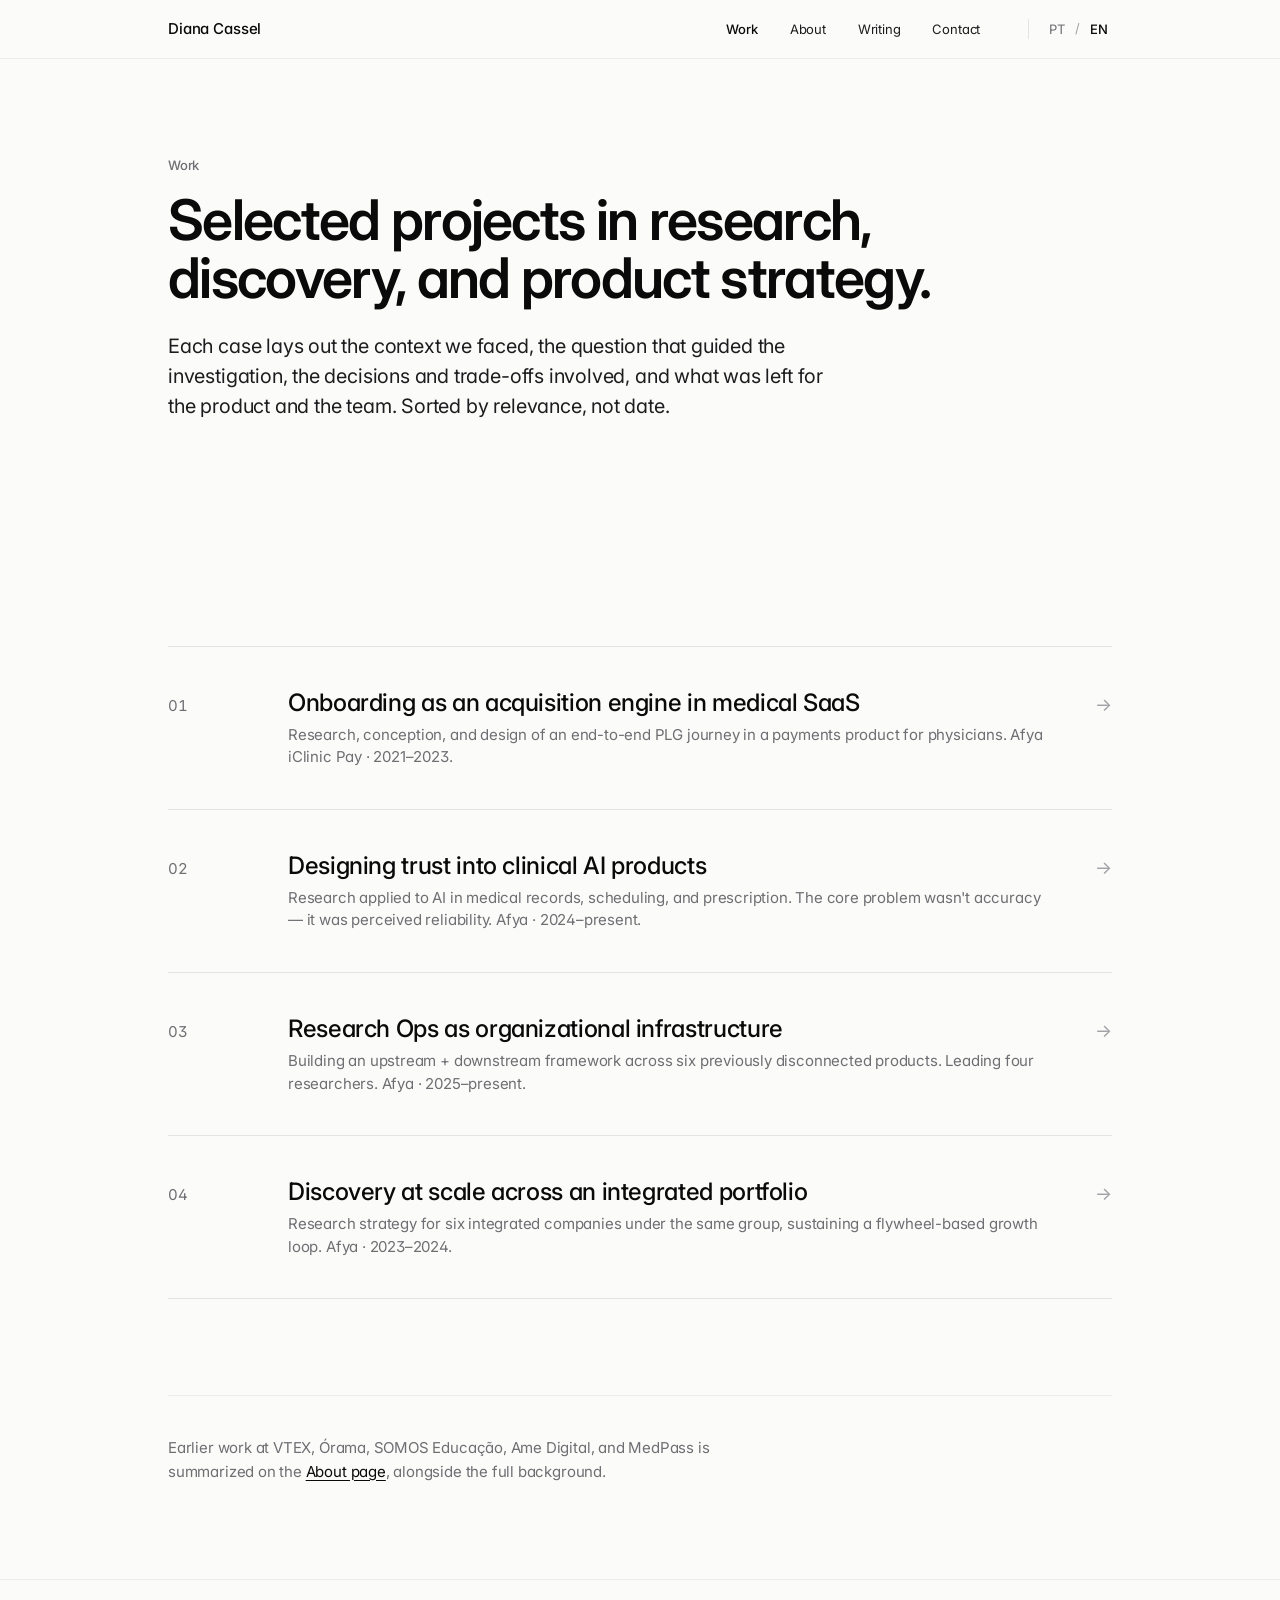
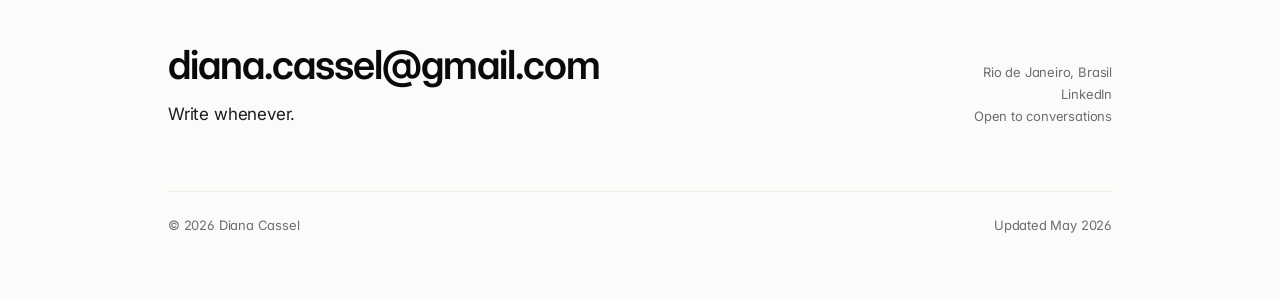
<file: work.html>
<!DOCTYPE html>
<html lang="pt-BR" data-lang="pt">
<head>
  <meta charset="UTF-8">
  <meta name="viewport" content="width=device-width, initial-scale=1.0">
  <meta name="description" content="Trabalho — Diana Cassel. Projetos selecionados em pesquisa, discovery e estratégia de produto.">
  <title>Trabalho — Diana Cassel</title>

  <link rel="preconnect" href="https://fonts.googleapis.com">
  <link rel="preconnect" href="https://fonts.gstatic.com" crossorigin>
  <link href="https://fonts.googleapis.com/css2?family=Inter:opsz,wght@14..32,300;14..32,400;14..32,500;14..32,600&display=swap" rel="stylesheet">
  <link rel="stylesheet" href="styles.css">
</head>
<body>

  <a href="#main" class="skip-link" lang="pt">Pular para o conteúdo</a>
  <a href="#main" class="skip-link" lang="en">Skip to content</a>

  <header class="nav">
    <div class="nav__inner">
      <a href="index.html" class="nav__brand">Diana Cassel</a>
      <nav>
        <ul class="nav__links">
          <li><a href="work.html" aria-current="page" lang="pt">Trabalho</a><a href="work.html" aria-current="page" lang="en">Work</a></li>
          <li><a href="about.html" lang="pt">Sobre</a><a href="about.html" lang="en">About</a></li>
          <li><a href="writing.html" lang="pt">Pensamento</a><a href="writing.html" lang="en">Writing</a></li>
          <li><a href="contact.html" lang="pt">Contato</a><a href="contact.html" lang="en">Contact</a></li>
          <li>
            <div class="lang-toggle" role="group" aria-label="Language">
              <button type="button" data-lang-btn="pt" aria-current="true">PT</button>
              <span class="sep" aria-hidden="true">/</span>
              <button type="button" data-lang-btn="en" aria-current="false">EN</button>
            </div>
          </li>
        </ul>
      </nav>
    </div>
  </header>

  <main id="main">

    <section class="page-header">
      <div class="container">
        <p class="page-header__eyebrow">
          <span lang="pt">Trabalho</span>
          <span lang="en">Work</span>
        </p>
        <h1 class="page-header__title">
          <span lang="pt">Projetos selecionados em pesquisa, discovery e estratégia de produto.</span>
          <span lang="en">Selected projects in research, discovery, and product strategy.</span>
        </h1>
        <p class="page-header__lead">
          <span lang="pt">Cada caso traz o contexto que enfrentamos, a pergunta que guiou a investigação, as decisões e trade-offs envolvidos, e o que ficou para o produto e para o time. Estão organizados por relevância, não por data.</span>
          <span lang="en">Each case lays out the context we faced, the question that guided the investigation, the decisions and trade-offs involved, and what was left for the product and the team. Sorted by relevance, not date.</span>
        </p>
      </div>
    </section>

    <section class="section--tight">
      <div class="container">
        <div class="cases">

          <article class="case">
            <a href="work/onboarding-saas-medico.html">
              <span class="case__num">01</span>
              <div>
                <h3 class="case__title">
                  <span lang="pt">Onboarding como motor de aquisição em SaaS médico</span>
                  <span lang="en">Onboarding as an acquisition engine in medical SaaS</span>
                </h3>
                <p class="case__desc">
                  <span lang="pt">Pesquisa, conceituação e design de uma jornada PLG ponta-a-ponta em produto de pagamentos para médicos. Afya iClinic Pay · 2021–2023.</span>
                  <span lang="en">Research, conception, and design of an end-to-end PLG journey in a payments product for physicians. Afya iClinic Pay · 2021–2023.</span>
                </p>
              </div>
              <span class="case__arrow" aria-hidden="true">→</span>
            </a>
          </article>

          <article class="case">
            <a href="work/ia-clinica.html">
              <span class="case__num">02</span>
              <div>
                <h3 class="case__title">
                  <span lang="pt">Desenho de confiança em produtos com IA clínica</span>
                  <span lang="en">Designing trust into clinical AI products</span>
                </h3>
                <p class="case__desc">
                  <span lang="pt">Pesquisa aplicada a IA em prontuário, agendamento e prescrição. O problema central não era acurácia — era confiabilidade percebida. Afya · 2024–presente.</span>
                  <span lang="en">Research applied to AI in medical records, scheduling, and prescription. The core problem wasn't accuracy — it was perceived reliability. Afya · 2024–present.</span>
                </p>
              </div>
              <span class="case__arrow" aria-hidden="true">→</span>
            </a>
          </article>

          <article class="case">
            <a href="work/research-ops.html">
              <span class="case__num">03</span>
              <div>
                <h3 class="case__title">
                  <span lang="pt">Research Ops como infraestrutura organizacional</span>
                  <span lang="en">Research Ops as organizational infrastructure</span>
                </h3>
                <p class="case__desc">
                  <span lang="pt">Construção de um framework upstream + downstream em portfólio de seis produtos antes desconectados. Liderança de quatro pesquisadoras. Afya · 2025–presente.</span>
                  <span lang="en">Building an upstream + downstream framework across six previously disconnected products. Leading four researchers. Afya · 2025–present.</span>
                </p>
              </div>
              <span class="case__arrow" aria-hidden="true">→</span>
            </a>
          </article>

          <article class="case">
            <a href="work/discovery-escala.html">
              <span class="case__num">04</span>
              <div>
                <h3 class="case__title">
                  <span lang="pt">Discovery em escala para portfólio integrado</span>
                  <span lang="en">Discovery at scale across an integrated portfolio</span>
                </h3>
                <p class="case__desc">
                  <span lang="pt">Estratégia de pesquisa para seis empresas integradas no mesmo grupo, sustentando um growth loop em modelo flywheel. Afya · 2023–2024.</span>
                  <span lang="en">Research strategy for six integrated companies under the same group, sustaining a flywheel-based growth loop. Afya · 2023–2024.</span>
                </p>
              </div>
              <span class="case__arrow" aria-hidden="true">→</span>
            </a>
          </article>

        </div>

        <div style="margin-top: var(--space-2xl); padding-top: var(--space-lg); border-top: 1px solid var(--line-soft);">
          <p style="font-size: var(--fs-small); color: var(--ink-muted); max-width: 580px;">
            <span lang="pt">Trabalhos anteriores em VTEX, Órama, SOMOS Educação, Ame Digital e MedPass estão sumarizados na <a href="about.html" style="color: var(--ink); text-decoration: underline; text-underline-offset: 3px;">página Sobre</a>, junto com a trajetória completa.</span>
            <span lang="en">Earlier work at VTEX, Órama, SOMOS Educação, Ame Digital, and MedPass is summarized on the <a href="about.html" style="color: var(--ink); text-decoration: underline; text-underline-offset: 3px;">About page</a>, alongside the full background.</span>
          </p>
        </div>
      </div>
    </section>

  </main>

  <footer class="footer">
    <div class="container">
      <div class="footer__inner">
        <div class="footer__contact">
          <h2>diana.cassel@gmail.com</h2>
          <a href="mailto:diana.cassel@gmail.com">
            <span lang="pt">Escreva quando quiser.</span>
            <span lang="en">Write whenever.</span>
          </a>
        </div>
        <div class="footer__meta">
          <div>Rio de Janeiro, Brasil</div>
          <div><a href="https://linkedin.com/in/diana-cassel">LinkedIn</a></div>
          <div>
            <span lang="pt">Aberta a conversas</span>
            <span lang="en">Open to conversations</span>
          </div>
        </div>
      </div>
      <div class="footer__bottom">
        <span>© 2026 Diana Cassel</span>
        <span>
          <span lang="pt">Atualizado em Maio de 2026</span>
          <span lang="en">Updated May 2026</span>
        </span>
      </div>
    </div>
  </footer>

  <script src="lang.js"></script>
</body>
</html>
</file>
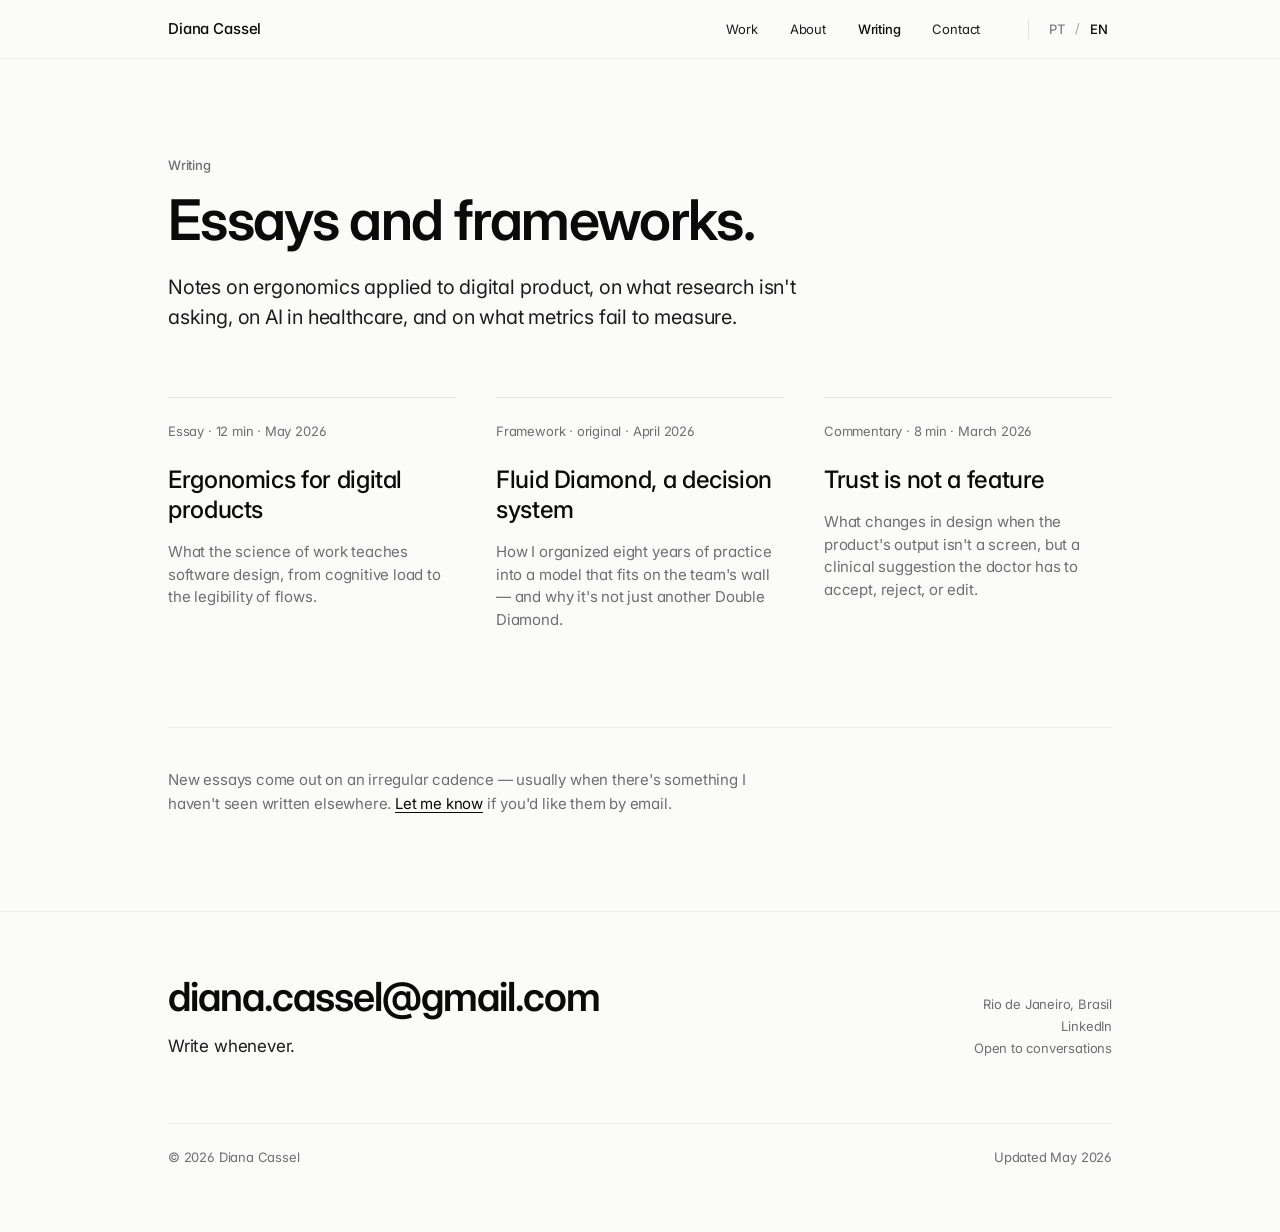
<file: writing.html>
<!DOCTYPE html>
<html lang="pt-BR" data-lang="pt">
<head>
  <meta charset="UTF-8">
  <meta name="viewport" content="width=device-width, initial-scale=1.0">
  <meta name="description" content="Pensamento — Diana Cassel. Ensaios sobre ergonomia, pesquisa aplicada, IA em saúde e o que fica fora das métricas.">
  <title>Pensamento — Diana Cassel</title>

  <link rel="preconnect" href="https://fonts.googleapis.com">
  <link rel="preconnect" href="https://fonts.gstatic.com" crossorigin>
  <link href="https://fonts.googleapis.com/css2?family=Inter:opsz,wght@14..32,300;14..32,400;14..32,500;14..32,600&display=swap" rel="stylesheet">
  <link rel="stylesheet" href="styles.css">
</head>
<body>

  <a href="#main" class="skip-link" lang="pt">Pular para o conteúdo</a>
  <a href="#main" class="skip-link" lang="en">Skip to content</a>

  <header class="nav">
    <div class="nav__inner">
      <a href="index.html" class="nav__brand">Diana Cassel</a>
      <nav>
        <ul class="nav__links">
          <li><a href="work.html" lang="pt">Trabalho</a><a href="work.html" lang="en">Work</a></li>
          <li><a href="about.html" lang="pt">Sobre</a><a href="about.html" lang="en">About</a></li>
          <li><a href="writing.html" aria-current="page" lang="pt">Pensamento</a><a href="writing.html" aria-current="page" lang="en">Writing</a></li>
          <li><a href="contact.html" lang="pt">Contato</a><a href="contact.html" lang="en">Contact</a></li>
          <li>
            <div class="lang-toggle" role="group" aria-label="Language">
              <button type="button" data-lang-btn="pt" aria-current="true">PT</button>
              <span class="sep" aria-hidden="true">/</span>
              <button type="button" data-lang-btn="en" aria-current="false">EN</button>
            </div>
          </li>
        </ul>
      </nav>
    </div>
  </header>

  <main id="main">

    <section class="page-header">
      <div class="container">
        <p class="page-header__eyebrow">
          <span lang="pt">Pensamento</span>
          <span lang="en">Writing</span>
        </p>
        <h1 class="page-header__title">
          <span lang="pt">Ensaios e frameworks.</span>
          <span lang="en">Essays and frameworks.</span>
        </h1>
        <p class="page-header__lead">
          <span lang="pt">Textos sobre ergonomia aplicada ao produto digital, sobre o que a pesquisa não está perguntando, sobre IA em saúde, e sobre o que a métrica não consegue medir.</span>
          <span lang="en">Notes on ergonomics applied to digital product, on what research isn't asking, on AI in healthcare, and on what metrics fail to measure.</span>
        </p>
      </div>
    </section>

    <section class="section--tight" style="padding-top: 0;">
      <div class="container">
        <div class="writing-grid" style="margin-top: 0;">

          <a href="writing/ergonomia-produtos-digitais.html" class="writing-item">
            <div class="writing-item__meta">
              <span lang="pt">Ensaio · 12 min · Maio 2026</span>
              <span lang="en">Essay · 12 min · May 2026</span>
            </div>
            <h4>
              <span lang="pt">Ergonomia para produtos digitais</span>
              <span lang="en">Ergonomics for digital products</span>
            </h4>
            <p>
              <span lang="pt">O que a ciência do trabalho ensina ao design de software, da fadiga cognitiva à inteligibilidade dos fluxos.</span>
              <span lang="en">What the science of work teaches software design, from cognitive load to the legibility of flows.</span>
            </p>
          </a>

          <a href="writing/fluid-diamond.html" class="writing-item">
            <div class="writing-item__meta">
              <span lang="pt">Framework · autoral · Abril 2026</span>
              <span lang="en">Framework · original · April 2026</span>
            </div>
            <h4>
              <span lang="pt">Fluid Diamond, um sistema de decisão</span>
              <span lang="en">Fluid Diamond, a decision system</span>
            </h4>
            <p>
              <span lang="pt">Como organizei oito anos de prática num modelo que cabe na parede do time — e por que ele não é mais um Double Diamond.</span>
              <span lang="en">How I organized eight years of practice into a model that fits on the team's wall — and why it's not just another Double Diamond.</span>
            </p>
          </a>

          <a href="writing/confianca-nao-e-feature.html" class="writing-item">
            <div class="writing-item__meta">
              <span lang="pt">Comentário · 8 min · Março 2026</span>
              <span lang="en">Commentary · 8 min · March 2026</span>
            </div>
            <h4>
              <span lang="pt">Confiança não é uma feature</span>
              <span lang="en">Trust is not a feature</span>
            </h4>
            <p>
              <span lang="pt">O que muda no design quando o output do produto não é uma tela, mas uma sugestão clínica que o médico precisa aceitar, recusar ou editar.</span>
              <span lang="en">What changes in design when the product's output isn't a screen, but a clinical suggestion the doctor has to accept, reject, or edit.</span>
            </p>
          </a>

        </div>

        <div style="margin-top: var(--space-2xl); padding-top: var(--space-lg); border-top: 1px solid var(--line-soft);">
          <p style="font-size: var(--fs-small); color: var(--ink-muted); max-width: 580px;">
            <span lang="pt">Novos ensaios saem com cadência irregular — geralmente quando há algo que ainda não vi escrito em outro lugar. <a href="contact.html" style="color: var(--ink); text-decoration: underline; text-underline-offset: 3px;">Avise-me</a> se quiser receber por e-mail.</span>
            <span lang="en">New essays come out on an irregular cadence — usually when there's something I haven't seen written elsewhere. <a href="contact.html" style="color: var(--ink); text-decoration: underline; text-underline-offset: 3px;">Let me know</a> if you'd like them by email.</span>
          </p>
        </div>
      </div>
    </section>

  </main>

  <footer class="footer">
    <div class="container">
      <div class="footer__inner">
        <div class="footer__contact">
          <h2>diana.cassel@gmail.com</h2>
          <a href="mailto:diana.cassel@gmail.com">
            <span lang="pt">Escreva quando quiser.</span>
            <span lang="en">Write whenever.</span>
          </a>
        </div>
        <div class="footer__meta">
          <div>Rio de Janeiro, Brasil</div>
          <div><a href="https://linkedin.com/in/diana-cassel">LinkedIn</a></div>
          <div>
            <span lang="pt">Aberta a conversas</span>
            <span lang="en">Open to conversations</span>
          </div>
        </div>
      </div>
      <div class="footer__bottom">
        <span>© 2026 Diana Cassel</span>
        <span>
          <span lang="pt">Atualizado em Maio de 2026</span>
          <span lang="en">Updated May 2026</span>
        </span>
      </div>
    </div>
  </footer>

  <script src="lang.js"></script>
</body>
</html>
</file>
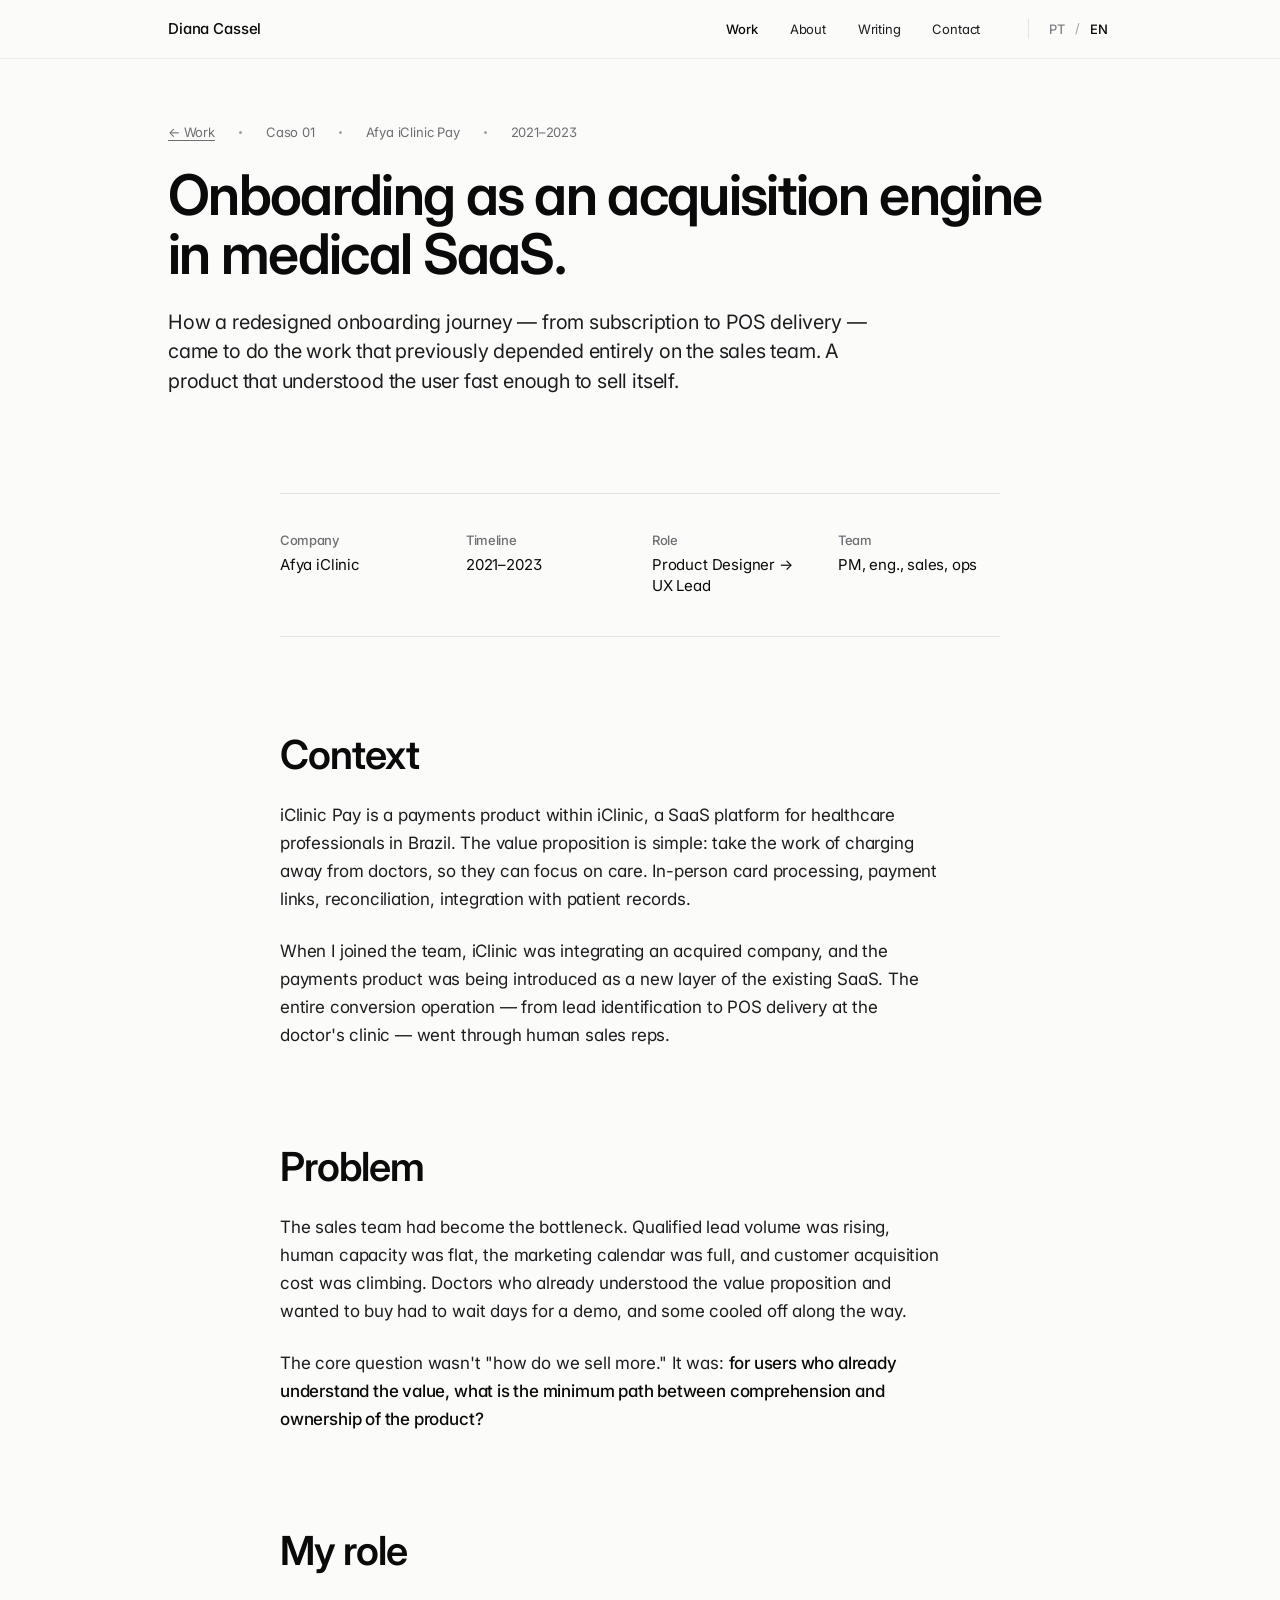
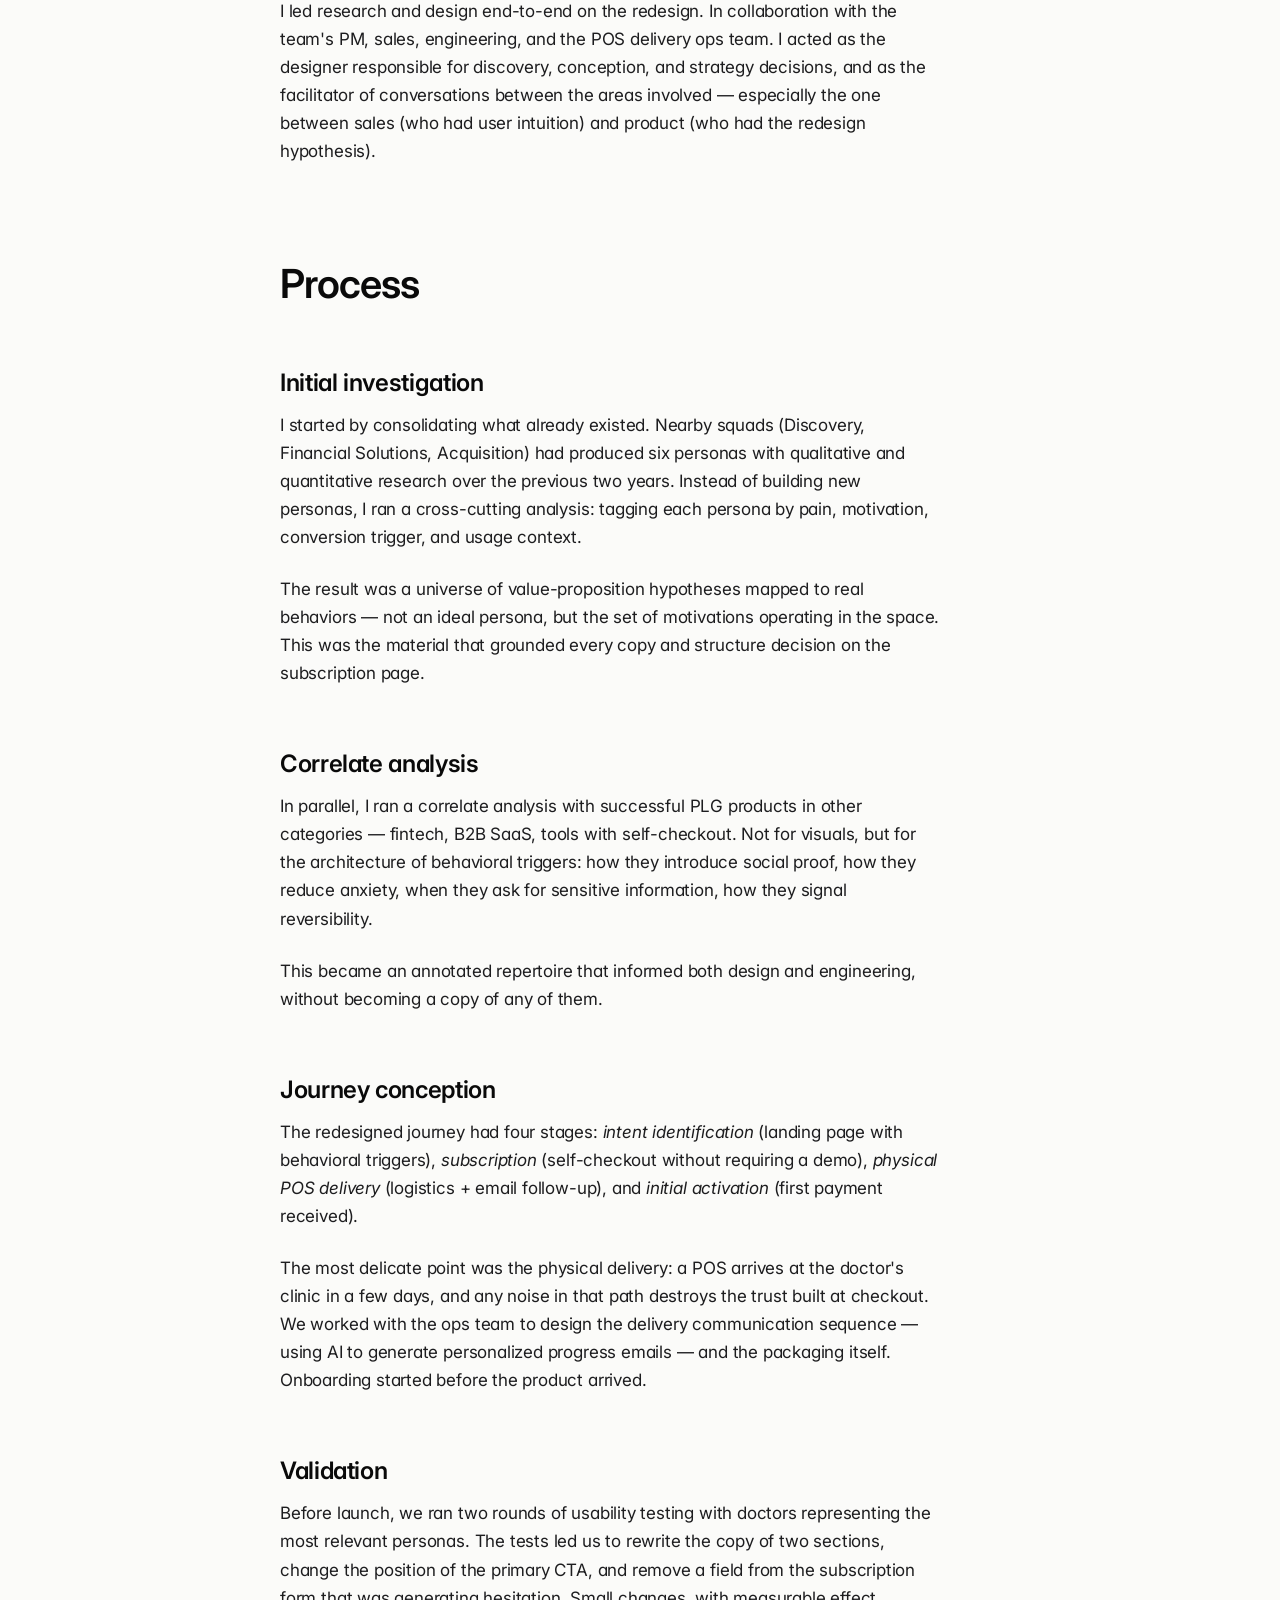
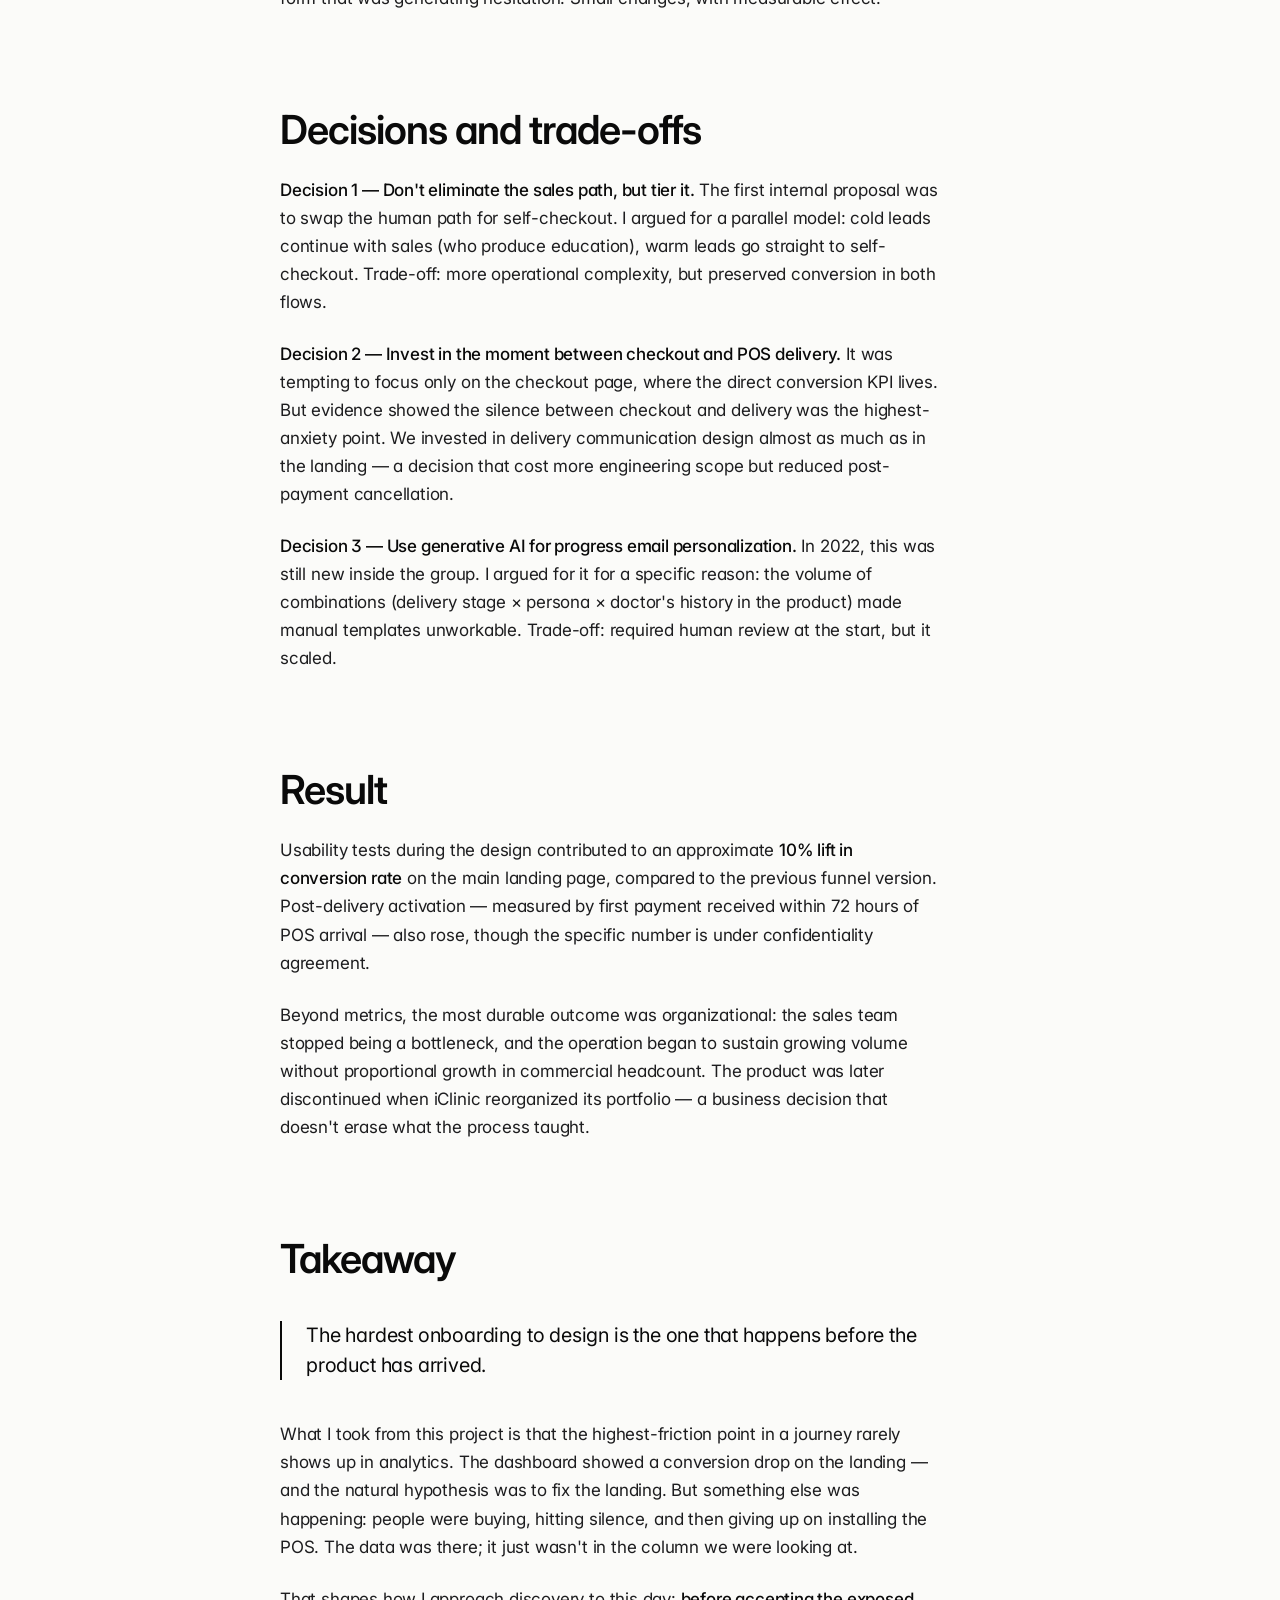
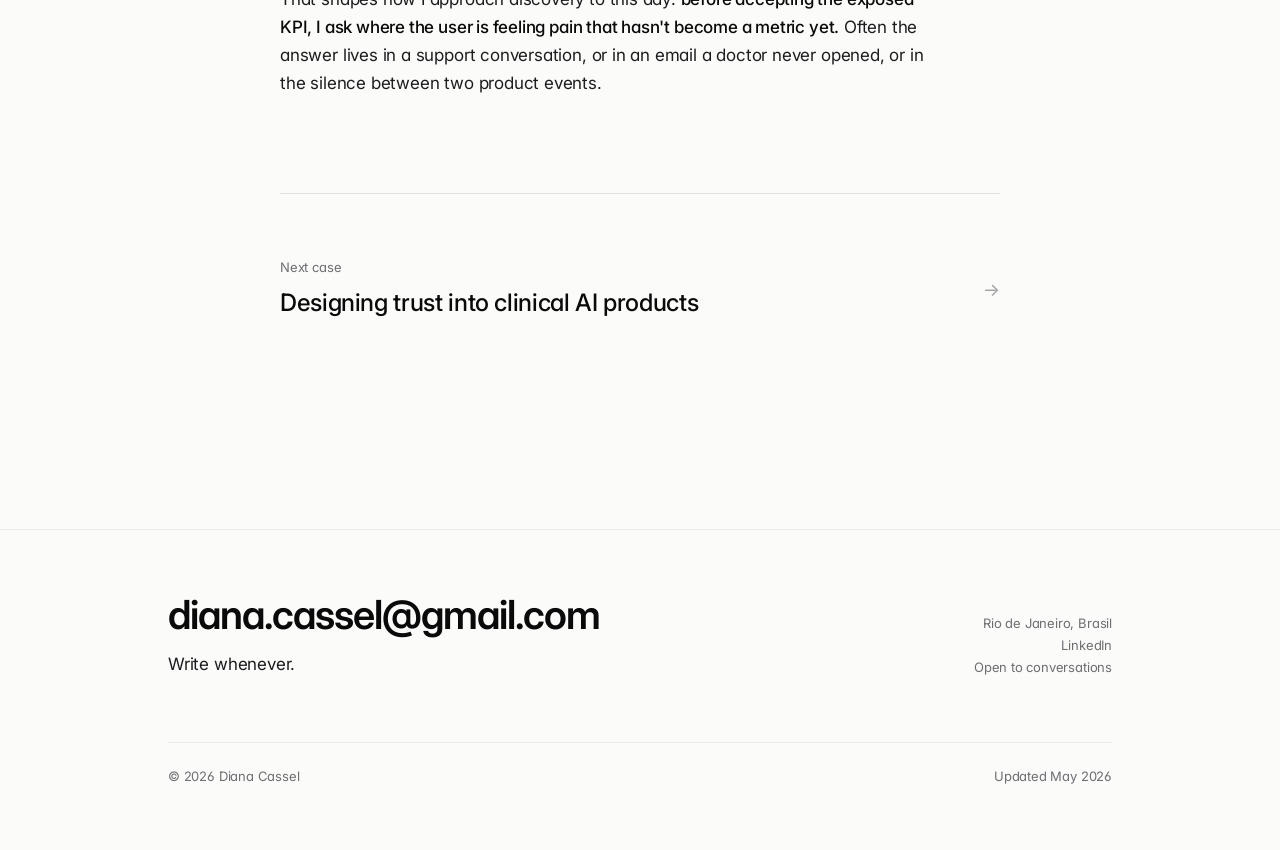
<file: work/onboarding-saas-medico.html>
<!DOCTYPE html>
<html lang="pt-BR" data-lang="pt">
<head>
  <meta charset="UTF-8">
  <meta name="viewport" content="width=device-width, initial-scale=1.0">
  <meta name="description" content="Onboarding como motor de aquisição em SaaS médico — caso por Diana Cassel.">
  <title>Onboarding em SaaS médico — Diana Cassel</title>

  <link rel="preconnect" href="https://fonts.googleapis.com">
  <link rel="preconnect" href="https://fonts.gstatic.com" crossorigin>
  <link href="https://fonts.googleapis.com/css2?family=Inter:opsz,wght@14..32,300;14..32,400;14..32,500;14..32,600&display=swap" rel="stylesheet">
  <link rel="stylesheet" href="../styles.css">
</head>
<body>

  <a href="#main" class="skip-link" lang="pt">Pular para o conteúdo</a>
  <a href="#main" class="skip-link" lang="en">Skip to content</a>

  <header class="nav">
    <div class="nav__inner">
      <a href="../index.html" class="nav__brand">Diana Cassel</a>
      <nav>
        <ul class="nav__links">
          <li><a href="../work.html" aria-current="page" lang="pt">Trabalho</a><a href="../work.html" aria-current="page" lang="en">Work</a></li>
          <li><a href="../about.html" lang="pt">Sobre</a><a href="../about.html" lang="en">About</a></li>
          <li><a href="../writing.html" lang="pt">Pensamento</a><a href="../writing.html" lang="en">Writing</a></li>
          <li><a href="../contact.html" lang="pt">Contato</a><a href="../contact.html" lang="en">Contact</a></li>
          <li>
            <div class="lang-toggle" role="group" aria-label="Language">
              <button type="button" data-lang-btn="pt" aria-current="true">PT</button>
              <span class="sep" aria-hidden="true">/</span>
              <button type="button" data-lang-btn="en" aria-current="false">EN</button>
            </div>
          </li>
        </ul>
      </nav>
    </div>
  </header>

  <main id="main">

    <section class="article">
      <div class="container">
        <div style="max-width: 880px;">
          <div class="article__meta">
            <a href="../work.html" style="color: var(--ink-muted); text-decoration: underline; text-underline-offset: 3px;">
              <span lang="pt">← Trabalho</span>
              <span lang="en">← Work</span>
            </a>
            <span class="dot" aria-hidden="true"></span>
            <span>Caso 01</span>
            <span class="dot" aria-hidden="true"></span>
            <span>Afya iClinic Pay</span>
            <span class="dot" aria-hidden="true"></span>
            <span>2021–2023</span>
          </div>

          <h1 class="article__title">
            <span lang="pt">Onboarding como motor de aquisição em SaaS médico.</span>
            <span lang="en">Onboarding as an acquisition engine in medical SaaS.</span>
          </h1>

          <p class="article__lead">
            <span lang="pt">Como uma jornada de onboarding redesenhada — da assinatura até a entrega do POS — passou a fazer o trabalho que antes dependia inteiramente do time de vendas. Um produto que entendia o usuário rápido o suficiente para vender a si mesmo.</span>
            <span lang="en">How a redesigned onboarding journey — from subscription to POS delivery — came to do the work that previously depended entirely on the sales team. A product that understood the user fast enough to sell itself.</span>
          </p>
        </div>

        <div class="prose">
          <div class="facts">
            <div class="facts__item">
              <h4 lang="pt">Empresa</h4>
              <h4 lang="en">Company</h4>
              <p>Afya iClinic</p>
            </div>
            <div class="facts__item">
              <h4 lang="pt">Período</h4>
              <h4 lang="en">Timeline</h4>
              <p>2021–2023</p>
            </div>
            <div class="facts__item">
              <h4 lang="pt">Papel</h4>
              <h4 lang="en">Role</h4>
              <p lang="pt">Product Designer → UX Lead</p>
              <p lang="en">Product Designer → UX Lead</p>
            </div>
            <div class="facts__item">
              <h4 lang="pt">Time</h4>
              <h4 lang="en">Team</h4>
              <p lang="pt">PM, eng., vendas, ops</p>
              <p lang="en">PM, eng., sales, ops</p>
            </div>
          </div>

          <!-- ============ CONTEXTO ============ -->
          <h2>
            <span lang="pt">Contexto</span>
            <span lang="en">Context</span>
          </h2>
          <p lang="pt">
            O iClinic Pay é um produto de pagamentos da iClinic, plataforma SaaS para profissionais de saúde no Brasil. A proposta de valor é simples: tirar o trabalho de cobrar do médico, para que ele possa se concentrar no atendimento. Cartão presencial, link de pagamento, conciliação, integração com o prontuário.
          </p>
          <p lang="pt">
            Quando entrei no time, a iClinic vinha em processo de aquisição e integração de outra empresa, e o produto de pagamentos estava sendo introduzido como uma nova camada do SaaS existente. A operação inteira de conversão — da identificação do lead à entrega do dispositivo POS na clínica do médico — passava por vendedores humanos.
          </p>
          <p lang="en">
            iClinic Pay is a payments product within iClinic, a SaaS platform for healthcare professionals in Brazil. The value proposition is simple: take the work of charging away from doctors, so they can focus on care. In-person card processing, payment links, reconciliation, integration with patient records.
          </p>
          <p lang="en">
            When I joined the team, iClinic was integrating an acquired company, and the payments product was being introduced as a new layer of the existing SaaS. The entire conversion operation — from lead identification to POS delivery at the doctor's clinic — went through human sales reps.
          </p>

          <!-- ============ PROBLEMA ============ -->
          <h2>
            <span lang="pt">Problema</span>
            <span lang="en">Problem</span>
          </h2>
          <p lang="pt">
            O time de vendas tinha virado o gargalo. Volume de leads qualificados subindo, capacidade humana estagnada, calendário de marketing travado, custo de aquisição em alta. Médicos que já entendiam a proposta de valor e queriam comprar precisavam esperar dias por uma demonstração, e parte deles esfriava no caminho.
          </p>
          <p lang="pt">
            A pergunta central não era "como vender mais". Era: <strong>para o usuário que já entende o valor, qual é o caminho mínimo entre a compreensão e a posse do produto?</strong>
          </p>
          <p lang="en">
            The sales team had become the bottleneck. Qualified lead volume was rising, human capacity was flat, the marketing calendar was full, and customer acquisition cost was climbing. Doctors who already understood the value proposition and wanted to buy had to wait days for a demo, and some cooled off along the way.
          </p>
          <p lang="en">
            The core question wasn't "how do we sell more." It was: <strong>for users who already understand the value, what is the minimum path between comprehension and ownership of the product?</strong>
          </p>

          <!-- ============ MEU PAPEL ============ -->
          <h2>
            <span lang="pt">Meu papel</span>
            <span lang="en">My role</span>
          </h2>
          <p lang="pt">
            Liderei pesquisa e design ponta-a-ponta do redesenho. Em colaboração com a PM do time, o time de vendas, engenharia e operações de entrega do POS. Atuei como a designer responsável pelas decisões de discovery, conceituação e estratégia, e como facilitadora das conversas entre as áreas envolvidas — especialmente a conversa entre vendas (que tinha a intuição do usuário) e produto (que tinha a hipótese de redesenho).
          </p>
          <p lang="en">
            I led research and design end-to-end on the redesign. In collaboration with the team's PM, sales, engineering, and the POS delivery ops team. I acted as the designer responsible for discovery, conception, and strategy decisions, and as the facilitator of conversations between the areas involved — especially the one between sales (who had user intuition) and product (who had the redesign hypothesis).
          </p>

          <!-- ============ PROCESSO ============ -->
          <h2>
            <span lang="pt">Processo</span>
            <span lang="en">Process</span>
          </h2>

          <h3>
            <span lang="pt">Investigação inicial</span>
            <span lang="en">Initial investigation</span>
          </h3>
          <p lang="pt">
            Comecei consolidando o que já existia. As squads próximas (Discovery, Soluções Financeiras, Acquisition) tinham produzido seis personas com pesquisa qualitativa e quantitativa nos dois anos anteriores. Em vez de produzir personas novas, fiz uma análise transversal: tagueando cada persona por dor, motivação, gatilho de conversão e contexto de uso.
          </p>
          <p lang="pt">
            O resultado foi um universo de hipóteses de proposta de valor mapeado a comportamentos reais — não uma persona ideal, mas o conjunto de motivações operando ali dentro. Esse foi o material que sustentou todas as decisões de copy e estrutura da página de assinatura.
          </p>
          <p lang="en">
            I started by consolidating what already existed. Nearby squads (Discovery, Financial Solutions, Acquisition) had produced six personas with qualitative and quantitative research over the previous two years. Instead of building new personas, I ran a cross-cutting analysis: tagging each persona by pain, motivation, conversion trigger, and usage context.
          </p>
          <p lang="en">
            The result was a universe of value-proposition hypotheses mapped to real behaviors — not an ideal persona, but the set of motivations operating in the space. This was the material that grounded every copy and structure decision on the subscription page.
          </p>

          <h3>
            <span lang="pt">Análise de correlatos</span>
            <span lang="en">Correlate analysis</span>
          </h3>
          <p lang="pt">
            Em paralelo, fiz uma análise de correlatos com produtos de PLG bem-sucedidos em outras categorias — fintech, SaaS B2B, ferramentas com self-checkout. Não pelos visuais, mas pela arquitetura de gatilhos comportamentais: como introduzem prova social, como reduzem ansiedade, em que momento pedem informações sensíveis, como sinalizam reversibilidade.
          </p>
          <p lang="pt">
            Isso virou um repertório anotado que orientou tanto o design quanto a engenharia, sem virar uma "cópia" de nenhum.
          </p>
          <p lang="en">
            In parallel, I ran a correlate analysis with successful PLG products in other categories — fintech, B2B SaaS, tools with self-checkout. Not for visuals, but for the architecture of behavioral triggers: how they introduce social proof, how they reduce anxiety, when they ask for sensitive information, how they signal reversibility.
          </p>
          <p lang="en">
            This became an annotated repertoire that informed both design and engineering, without becoming a copy of any of them.
          </p>

          <h3>
            <span lang="pt">Conceituação da jornada</span>
            <span lang="en">Journey conception</span>
          </h3>
          <p lang="pt">
            A jornada redesenhada tinha quatro estágios: <em>identificação de intenção</em> (página de aterrissagem com gatilhos comportamentais), <em>assinatura</em> (self-checkout sem necessidade de demo), <em>entrega física do POS</em> (logística + acompanhamento por e-mail), e <em>ativação inicial</em> (primeiro recebimento).
          </p>
          <p lang="pt">
            O ponto mais delicado era a entrega física: um POS chega na clínica do médico em alguns dias, e qualquer ruído nesse trajeto destrói a confiança construída no checkout. Trabalhamos com o time de operações para desenhar a sequência de comunicação de entrega — usando IA para gerar e-mails personalizados de progresso — e o desenho da embalagem que o médico receberia. O onboarding começava antes do produto chegar.
          </p>
          <p lang="en">
            The redesigned journey had four stages: <em>intent identification</em> (landing page with behavioral triggers), <em>subscription</em> (self-checkout without requiring a demo), <em>physical POS delivery</em> (logistics + email follow-up), and <em>initial activation</em> (first payment received).
          </p>
          <p lang="en">
            The most delicate point was the physical delivery: a POS arrives at the doctor's clinic in a few days, and any noise in that path destroys the trust built at checkout. We worked with the ops team to design the delivery communication sequence — using AI to generate personalized progress emails — and the packaging itself. Onboarding started before the product arrived.
          </p>

          <h3>
            <span lang="pt">Validação</span>
            <span lang="en">Validation</span>
          </h3>
          <p lang="pt">
            Antes do lançamento, conduzimos duas rodadas de testes de usabilidade com médicos representativos das personas mais relevantes. Os testes nos fizeram reescrever o copy de duas seções, mudar a posição do CTA principal e remover um campo do formulário de assinatura que estava gerando hesitação. Pequenas mudanças, com efeito mensurável.
          </p>
          <p lang="en">
            Before launch, we ran two rounds of usability testing with doctors representing the most relevant personas. The tests led us to rewrite the copy of two sections, change the position of the primary CTA, and remove a field from the subscription form that was generating hesitation. Small changes, with measurable effect.
          </p>

          <!-- ============ DECISÕES ============ -->
          <h2>
            <span lang="pt">Decisões e trade-offs</span>
            <span lang="en">Decisions and trade-offs</span>
          </h2>
          <p lang="pt">
            <strong>Decisão 1 — Não eliminar o caminho via vendas, mas escalonar.</strong> A primeira proposta interna era trocar o caminho humano pelo self-checkout. Defendi um modelo paralelo: leads frios continuam com vendas (que produz educação), leads quentes vão direto pro self-checkout. Trade-off: complexidade operacional maior, mas conversão preservada nos dois fluxos.
          </p>
          <p lang="pt">
            <strong>Decisão 2 — Investir no momento entre o checkout e a entrega do POS.</strong> Era tentador focar só na página de checkout, onde está o KPI direto de conversão. Mas a evidência mostrava que o silêncio entre checkout e entrega era o ponto de maior ansiedade. Investimos em design da comunicação de entrega quase tanto quanto na landing — uma decisão que custou mais escopo de engenharia, mas reduziu cancelamento pós-pagamento.
          </p>
          <p lang="pt">
            <strong>Decisão 3 — Usar IA generativa para personalização de e-mails de progresso.</strong> Em 2022, isso ainda era novo dentro do grupo. Defendi o uso por uma razão específica: o volume de combinações (etapa de entrega × persona × histórico do médico no produto) tornava inviável escrever templates manuais. Trade-off: precisou de revisão humana no início, mas escalou.
          </p>
          <p lang="en">
            <strong>Decision 1 — Don't eliminate the sales path, but tier it.</strong> The first internal proposal was to swap the human path for self-checkout. I argued for a parallel model: cold leads continue with sales (who produce education), warm leads go straight to self-checkout. Trade-off: more operational complexity, but preserved conversion in both flows.
          </p>
          <p lang="en">
            <strong>Decision 2 — Invest in the moment between checkout and POS delivery.</strong> It was tempting to focus only on the checkout page, where the direct conversion KPI lives. But evidence showed the silence between checkout and delivery was the highest-anxiety point. We invested in delivery communication design almost as much as in the landing — a decision that cost more engineering scope but reduced post-payment cancellation.
          </p>
          <p lang="en">
            <strong>Decision 3 — Use generative AI for progress email personalization.</strong> In 2022, this was still new inside the group. I argued for it for a specific reason: the volume of combinations (delivery stage × persona × doctor's history in the product) made manual templates unworkable. Trade-off: required human review at the start, but it scaled.
          </p>

          <!-- ============ RESULTADO ============ -->
          <h2>
            <span lang="pt">Resultado</span>
            <span lang="en">Result</span>
          </h2>
          <p lang="pt">
            Os testes de usabilidade durante o desenho contribuíram para um aumento aproximado de <strong>10% na taxa de conversão</strong> da página principal, comparada à versão anterior do funil. A ativação pós-entrega — medida pelo primeiro pagamento recebido em até 72 horas após a chegada do POS — também subiu, ainda que o número específico esteja sob acordo de confidencialidade.
          </p>
          <p lang="pt">
            Além das métricas, o resultado mais durável foi organizacional: o time de vendas deixou de ser gargalo, e a operação passou a sustentar volume crescente sem aumento proporcional de headcount comercial. O produto foi posteriormente descontinuado quando a iClinic reorganizou seu portfólio — uma decisão de negócio que não anula o aprendizado do processo.
          </p>
          <p lang="en">
            Usability tests during the design contributed to an approximate <strong>10% lift in conversion rate</strong> on the main landing page, compared to the previous funnel version. Post-delivery activation — measured by first payment received within 72 hours of POS arrival — also rose, though the specific number is under confidentiality agreement.
          </p>
          <p lang="en">
            Beyond metrics, the most durable outcome was organizational: the sales team stopped being a bottleneck, and the operation began to sustain growing volume without proportional growth in commercial headcount. The product was later discontinued when iClinic reorganized its portfolio — a business decision that doesn't erase what the process taught.
          </p>

          <!-- ============ APRENDIZADO ============ -->
          <h2>
            <span lang="pt">Aprendizado</span>
            <span lang="en">Takeaway</span>
          </h2>
          <blockquote lang="pt">
            O onboarding mais difícil de desenhar é o que acontece quando o produto ainda não chegou.
          </blockquote>
          <blockquote lang="en">
            The hardest onboarding to design is the one that happens before the product has arrived.
          </blockquote>
          <p lang="pt">
            Acabei aprendendo, nesse projeto, que o ponto de maior fricção em uma jornada raramente é o que aparece nos analytics. O dashboard mostrava queda na conversão da landing — e a hipótese natural era melhorar a landing. Mas o que estava acontecendo era diferente: pessoas estavam comprando, recebendo silêncio, e depois desistindo de instalar o POS. O dado estava lá; ele só não estava na coluna que olhávamos.
          </p>
          <p lang="pt">
            Isso afeta a forma como abordo discovery até hoje: <strong>antes de aceitar o KPI exposto, pergunto onde o usuário está sentindo dor que ainda não virou métrica.</strong> Muitas vezes a resposta está em uma conversa com o suporte, ou no e-mail que um médico nunca abriu, ou no silêncio entre dois eventos do produto.
          </p>
          <p lang="en">
            What I took from this project is that the highest-friction point in a journey rarely shows up in analytics. The dashboard showed a conversion drop on the landing — and the natural hypothesis was to fix the landing. But something else was happening: people were buying, hitting silence, and then giving up on installing the POS. The data was there; it just wasn't in the column we were looking at.
          </p>
          <p lang="en">
            That shapes how I approach discovery to this day: <strong>before accepting the exposed KPI, I ask where the user is feeling pain that hasn't become a metric yet.</strong> Often the answer lives in a support conversation, or in an email a doctor never opened, or in the silence between two product events.
          </p>

        </div>

        <!-- Próximo case -->
        <div class="container--narrow" style="padding: 0; max-width: var(--content-w); margin: 0 auto;">
          <div class="next-case">
            <a href="ia-clinica.html">
              <div>
                <div class="next-case__label">
                  <span lang="pt">Próximo caso</span>
                  <span lang="en">Next case</span>
                </div>
                <div class="next-case__title">
                  <span lang="pt">Desenho de confiança em produtos com IA clínica</span>
                  <span lang="en">Designing trust into clinical AI products</span>
                </div>
              </div>
              <span class="next-case__arrow" aria-hidden="true">→</span>
            </a>
          </div>
        </div>

      </div>
    </section>

  </main>

  <footer class="footer">
    <div class="container">
      <div class="footer__inner">
        <div class="footer__contact">
          <h2>diana.cassel@gmail.com</h2>
          <a href="mailto:diana.cassel@gmail.com">
            <span lang="pt">Escreva quando quiser.</span>
            <span lang="en">Write whenever.</span>
          </a>
        </div>
        <div class="footer__meta">
          <div>Rio de Janeiro, Brasil</div>
          <div><a href="https://linkedin.com/in/diana-cassel">LinkedIn</a></div>
          <div>
            <span lang="pt">Aberta a conversas</span>
            <span lang="en">Open to conversations</span>
          </div>
        </div>
      </div>
      <div class="footer__bottom">
        <span>© 2026 Diana Cassel</span>
        <span>
          <span lang="pt">Atualizado em Maio de 2026</span>
          <span lang="en">Updated May 2026</span>
        </span>
      </div>
    </div>
  </footer>

  <script src="../lang.js"></script>
</body>
</html>
</file>
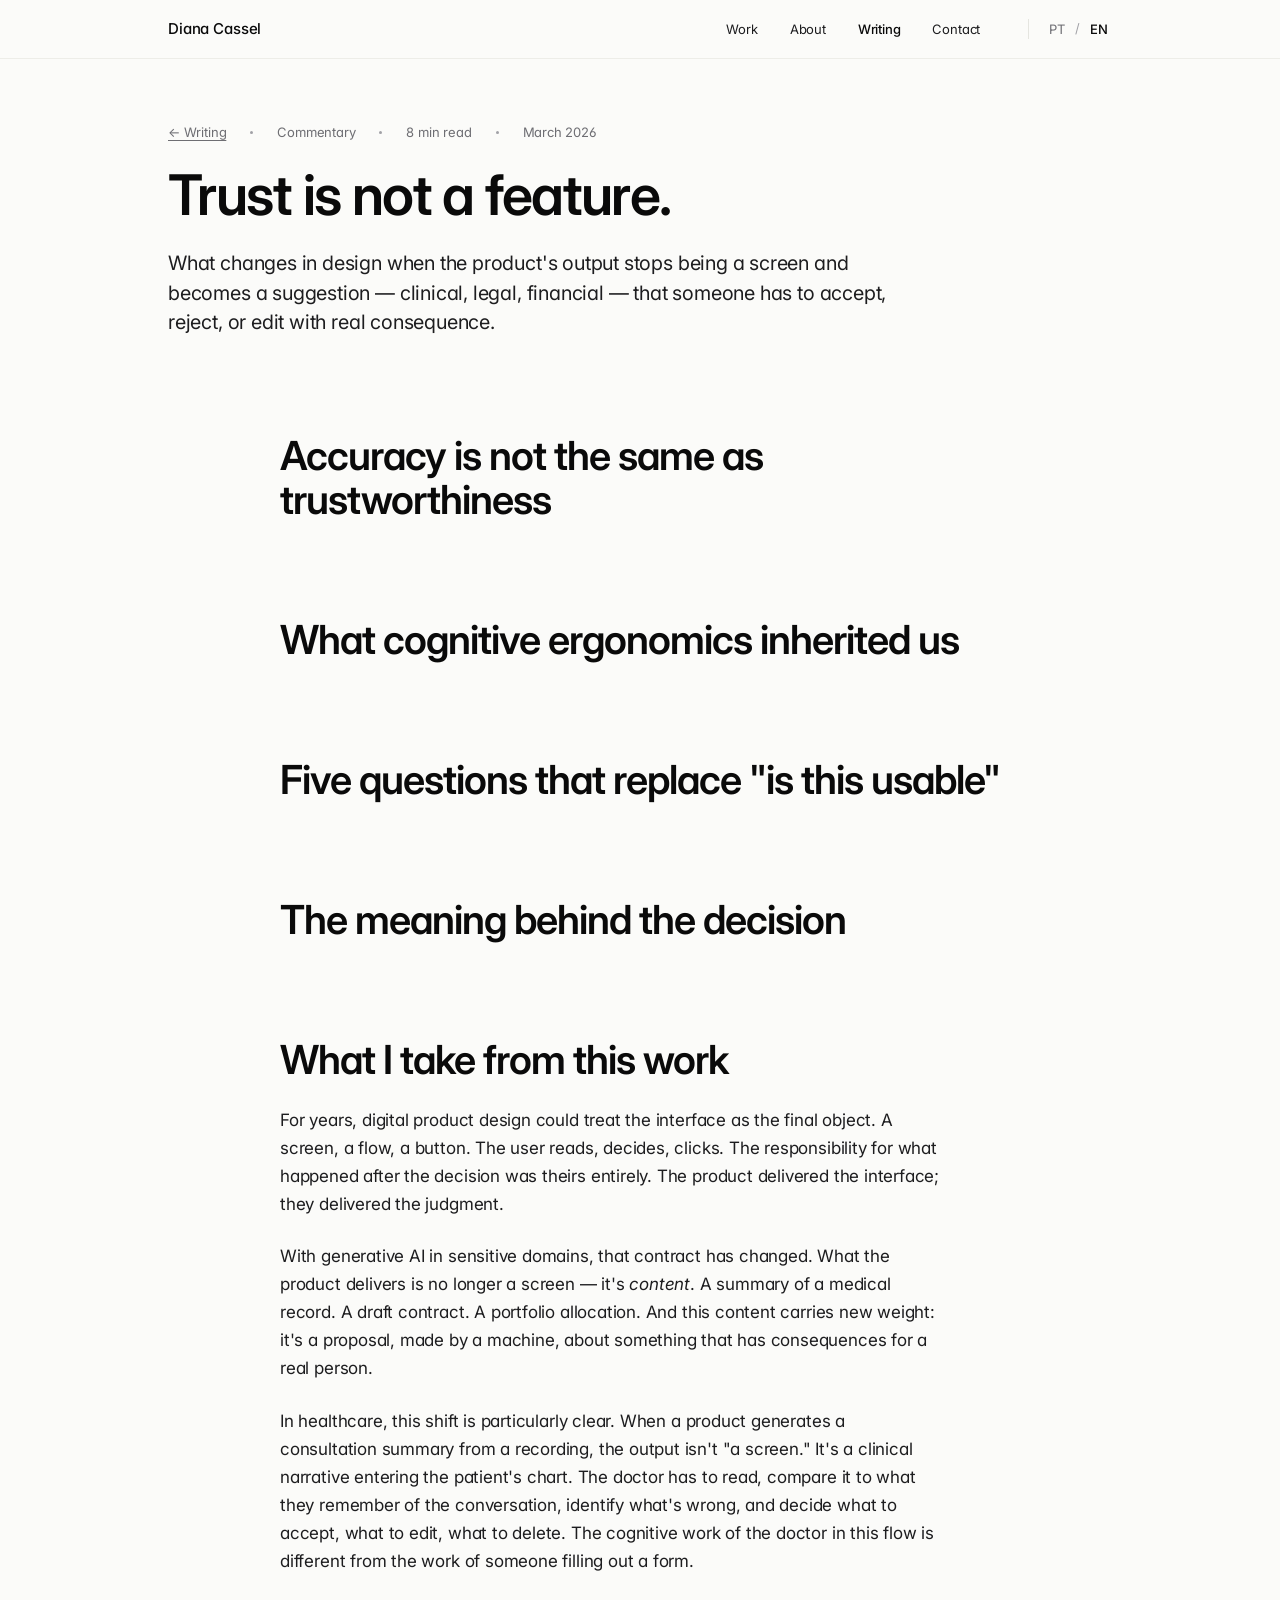
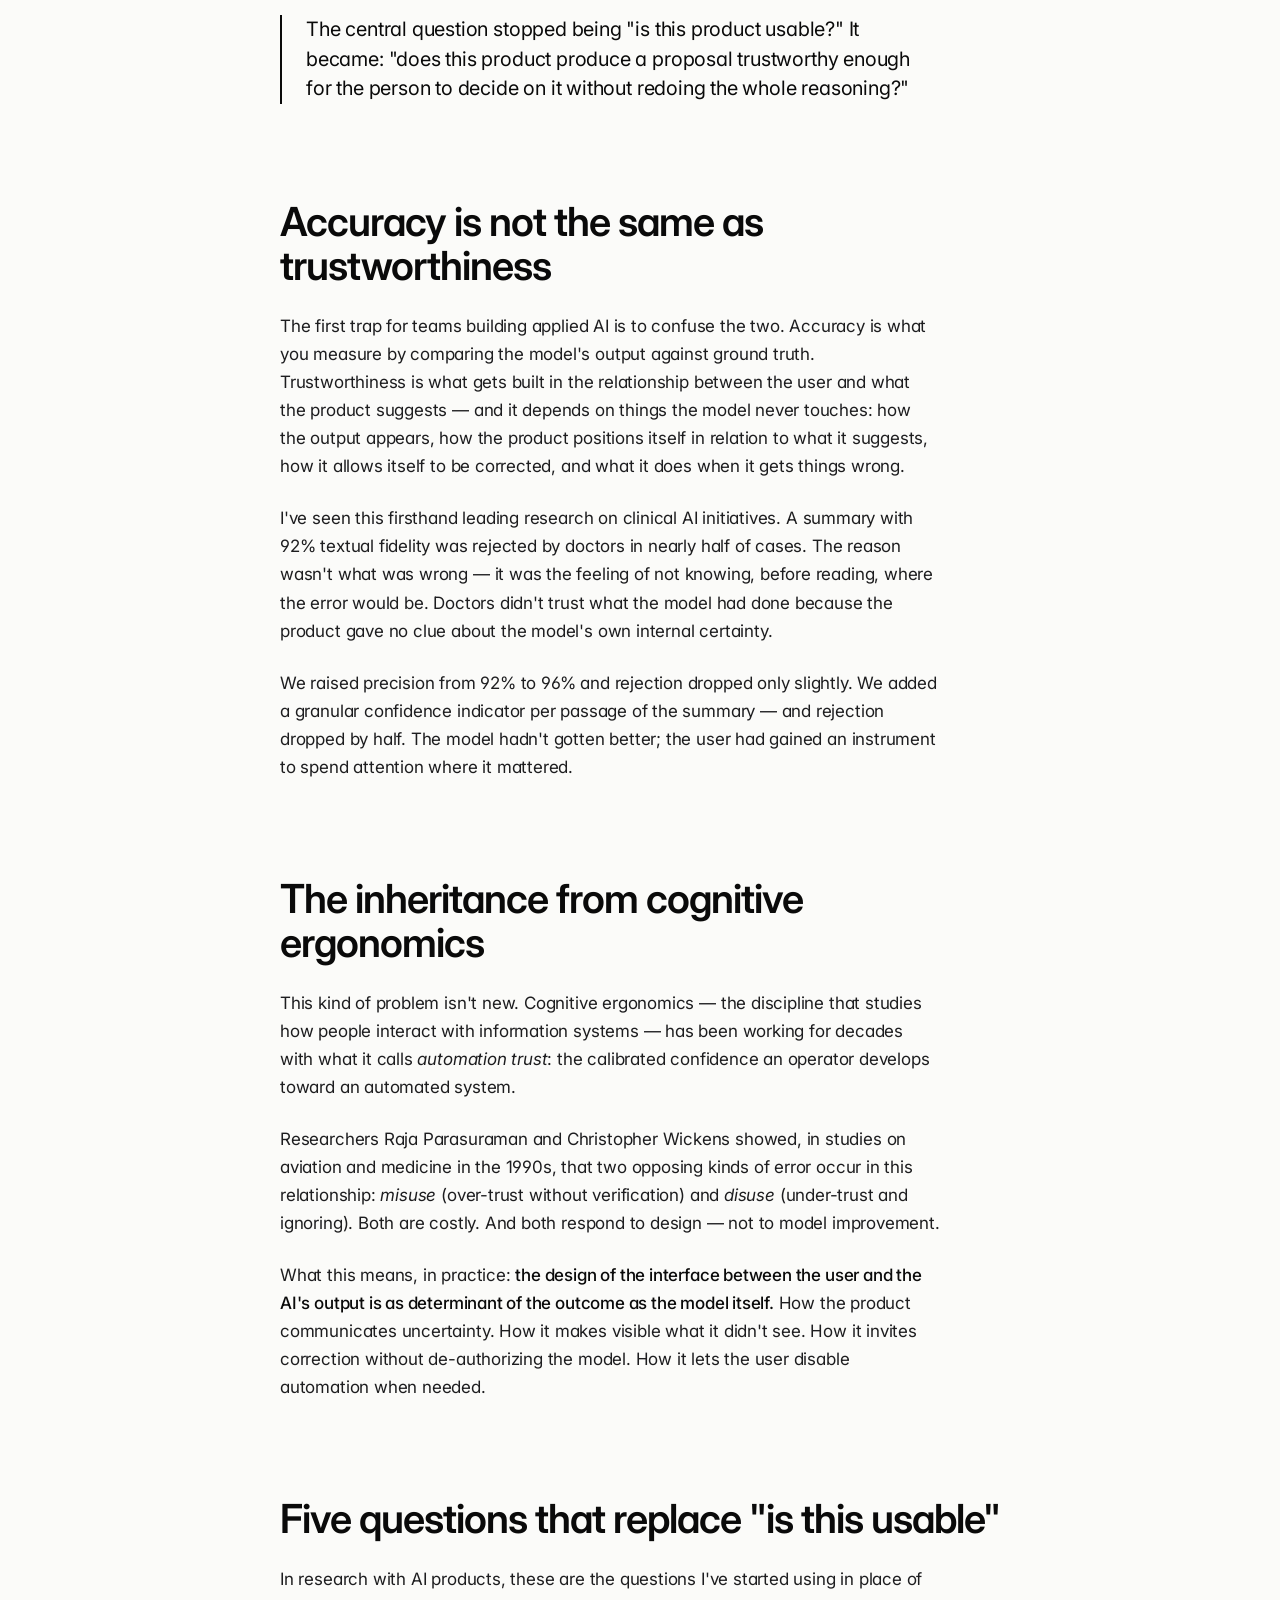
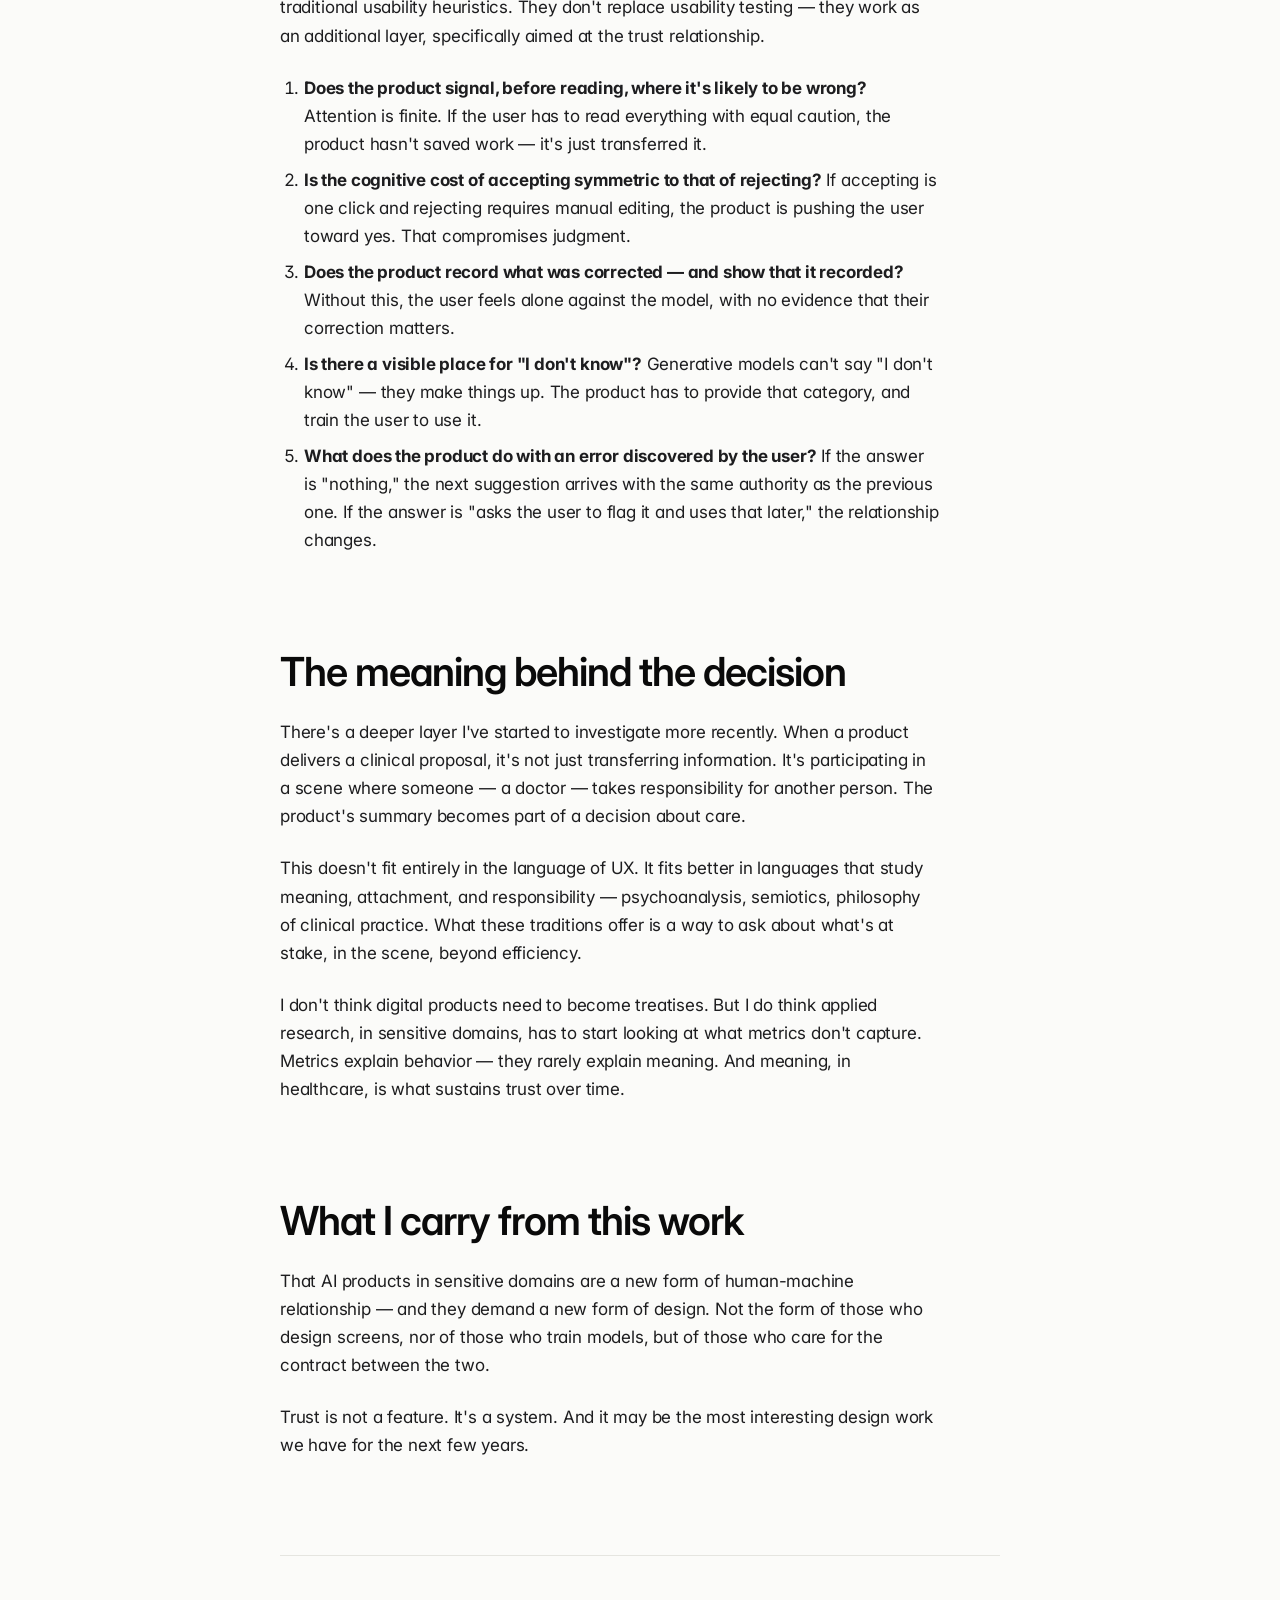
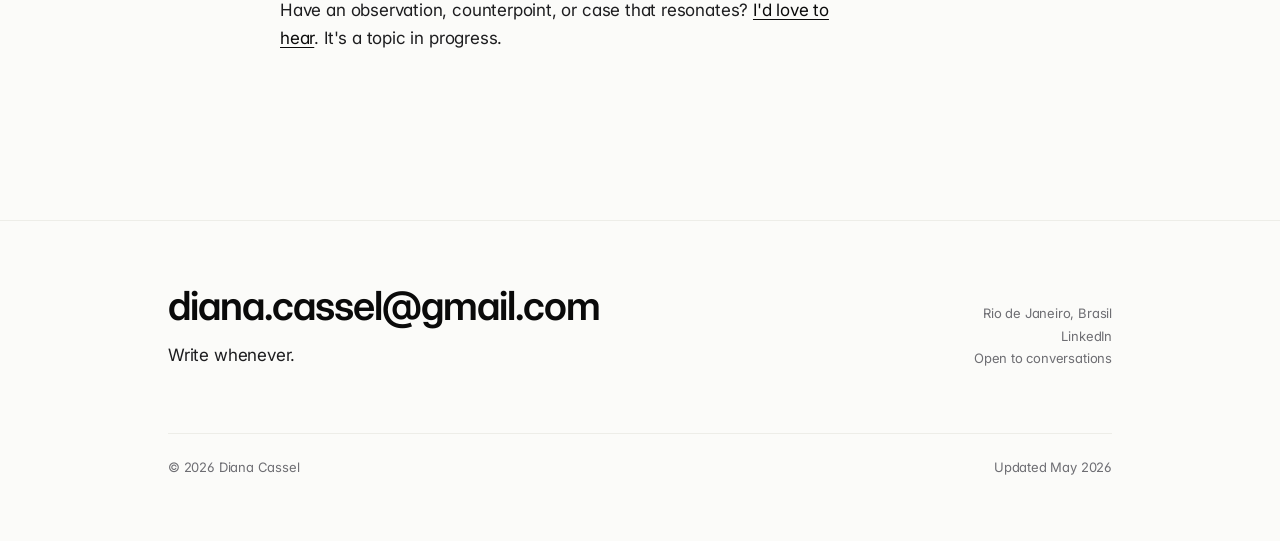
<file: writing/confianca-nao-e-feature.html>
<!DOCTYPE html>
<html lang="pt-BR" data-lang="pt">
<head>
  <meta charset="UTF-8">
  <meta name="viewport" content="width=device-width, initial-scale=1.0">
  <meta name="description" content="Confiança não é uma feature — Diana Cassel. Sobre IA clínica, ergonomia cognitiva e o que muda quando o output do produto é uma sugestão.">
  <title>Confiança não é uma feature — Diana Cassel</title>

  <link rel="preconnect" href="https://fonts.googleapis.com">
  <link rel="preconnect" href="https://fonts.gstatic.com" crossorigin>
  <link href="https://fonts.googleapis.com/css2?family=Inter:opsz,wght@14..32,300;14..32,400;14..32,500;14..32,600&display=swap" rel="stylesheet">
  <link rel="stylesheet" href="../styles.css">
</head>
<body>

  <a href="#main" class="skip-link" lang="pt">Pular para o conteúdo</a>
  <a href="#main" class="skip-link" lang="en">Skip to content</a>

  <header class="nav">
    <div class="nav__inner">
      <a href="../index.html" class="nav__brand">Diana Cassel</a>
      <nav>
        <ul class="nav__links">
          <li><a href="../work.html" lang="pt">Trabalho</a><a href="../work.html" lang="en">Work</a></li>
          <li><a href="../about.html" lang="pt">Sobre</a><a href="../about.html" lang="en">About</a></li>
          <li><a href="../writing.html" aria-current="page" lang="pt">Pensamento</a><a href="../writing.html" aria-current="page" lang="en">Writing</a></li>
          <li><a href="../contact.html" lang="pt">Contato</a><a href="../contact.html" lang="en">Contact</a></li>
          <li>
            <div class="lang-toggle" role="group" aria-label="Language">
              <button type="button" data-lang-btn="pt" aria-current="true">PT</button>
              <span class="sep" aria-hidden="true">/</span>
              <button type="button" data-lang-btn="en" aria-current="false">EN</button>
            </div>
          </li>
        </ul>
      </nav>
    </div>
  </header>

  <main id="main">

    <section class="article">
      <div class="container">
        <div style="max-width: 880px;">
          <div class="article__meta">
            <a href="../writing.html" style="color: var(--ink-muted); text-decoration: underline; text-underline-offset: 3px;">
              <span lang="pt">← Pensamento</span>
              <span lang="en">← Writing</span>
            </a>
            <span class="dot" aria-hidden="true"></span>
            <span lang="pt">Comentário</span>
            <span lang="en">Commentary</span>
            <span class="dot" aria-hidden="true"></span>
            <span lang="pt">8 min de leitura</span>
            <span lang="en">8 min read</span>
            <span class="dot" aria-hidden="true"></span>
            <span lang="pt">Março de 2026</span>
            <span lang="en">March 2026</span>
          </div>

          <h1 class="article__title">
            <span lang="pt">Confiança não é uma feature.</span>
            <span lang="en">Trust is not a feature.</span>
          </h1>

          <p class="article__lead">
            <span lang="pt">O que muda no design quando o output do produto deixa de ser uma tela e passa a ser uma sugestão — clínica, jurídica, financeira — que alguém precisa aceitar, recusar ou editar com consequência real.</span>
            <span lang="en">What changes in design when the product's output stops being a screen and becomes a suggestion — clinical, legal, financial — that someone has to accept, reject, or edit with real consequence.</span>
          </p>
        </div>

        <div class="prose">

          <p lang="pt">
            Por anos, design de produto digital pôde tratar a interface como o objeto final. Uma tela, um fluxo, um botão. O usuário lê, decide, clica. A responsabilidade pelo que aconteceu depois da decisão era inteiramente dele. O produto entregava a interface; ele entregava o julgamento.
          </p>

          <p lang="pt">
            Com IA generativa em domínios sensíveis, esse contrato mudou. O que o produto entrega agora não é uma tela — é um <em>conteúdo</em>. Um resumo de prontuário. Uma minuta de contrato. Uma alocação de carteira. E esse conteúdo vem com um peso novo: ele é uma proposta, feita por uma máquina, sobre algo que tem consequência sobre uma pessoa concreta.
          </p>

          <p lang="pt">
            Na saúde, esse deslocamento é particularmente claro. Quando um produto gera o sumário de uma consulta a partir da gravação, o output não é "uma tela". É uma narrativa clínica que vai entrar no prontuário do paciente. O médico precisa ler, comparar com o que ele lembra da conversa, identificar o que está errado, e decidir o que aceitar, o que editar, o que apagar. O trabalho cognitivo do médico, nesse fluxo, é diferente do trabalho de quem preenche um formulário.
          </p>

          <blockquote lang="pt">
            A questão central deixou de ser "este produto é usável?". Passou a ser: "este produto produz uma proposta confiável o suficiente para que a pessoa decida sobre ela sem refazer todo o raciocínio?"
          </blockquote>

          <h2>
            <span lang="pt">Acurácia não é o mesmo que confiabilidade</span>
            <span lang="en">Accuracy is not the same as trustworthiness</span>
          </h2>

          <p lang="pt">
            A primeira armadilha dos times que constroem IA aplicada é confundir os dois. Acurácia é o que se mede comparando output do modelo com gabarito. Confiabilidade é o que se constrói na relação entre quem usa e o que o produto sugere — e ela depende de coisas que o modelo nem toca: como o output aparece, como o produto se posiciona em relação ao que sugere, como ele permite ser corrigido, e o que faz quando erra.
          </p>

          <p lang="pt">
            Vi isso em primeira mão liderando pesquisa em iniciativas de IA clínica. Um sumário com 92% de fidelidade textual era recusado por médicos em quase metade dos casos. A razão não era o que estava errado — era a sensação de não saber, antes de ler, onde estaria o erro. Os médicos não confiavam no que o modelo tinha feito porque o produto não dava pistas sobre o nível de certeza interno do próprio modelo.
          </p>

          <p lang="pt">
            Subimos a precisão de 92% para 96% e a recusa caiu pouco. Adicionamos um indicador granular de confiança por trecho do sumário — e a recusa caiu pela metade. O modelo não tinha ficado melhor; o usuário tinha ganhado um instrumento para gastar atenção onde ela importava.
          </p>

          <h2>
            <span lang="pt">A herança da ergonomia cognitiva</span>
            <span lang="en">What cognitive ergonomics inherited us</span>
          </h2>

          <p lang="pt">
            Esse tipo de problema não é novo. A ergonomia cognitiva — a disciplina que estuda como pessoas interagem com sistemas de informação — vem trabalhando há décadas com o que chama de <em>automation trust</em>: a confiança calibrada que um operador desenvolve em relação a um sistema automatizado.
          </p>

          <p lang="pt">
            Os pesquisadores Raja Parasuraman e Christopher Wickens mostraram, em estudos sobre aviação e medicina dos anos 90, que dois tipos opostos de erro acontecem nessa relação: o <em>misuse</em> (confiar demais e não verificar) e o <em>disuse</em> (desconfiar demais e ignorar). Os dois custam. E os dois respondem a design — não a melhoria de modelo.
          </p>

          <p lang="pt">
            O que isso significa, em prática: <strong>o desenho da interface entre o usuário e o output da IA é tão determinante do resultado quanto o próprio modelo.</strong> Como o produto comunica incerteza. Como ele torna visível o que ele não viu. Como ele convida correção sem desautorizar o modelo. Como ele permite que o usuário desligue o automatismo quando precisa.
          </p>

          <h2>
            <span lang="pt">Cinco perguntas que substituem "isso é usável"</span>
            <span lang="en">Five questions that replace "is this usable"</span>
          </h2>

          <p lang="pt">
            No trabalho de pesquisa com produtos de IA, estas são as perguntas que comecei a usar no lugar das heurísticas tradicionais de usabilidade. Elas não substituem testes de usabilidade — funcionam como uma camada adicional, voltada especificamente para a relação de confiança.
          </p>

          <ol lang="pt">
            <li><strong>O produto sinaliza, antes da leitura, onde provavelmente está errado?</strong> Atenção é finita. Se o usuário precisa ler tudo com igual cautela, o produto não economizou trabalho — só transferiu.</li>
            <li><strong>O custo cognitivo de aceitar é simétrico ao de recusar?</strong> Se aceitar é um clique e recusar pede edição manual, o produto está empurrando o usuário para o sim. Isso compromete o julgamento.</li>
            <li><strong>O produto registra o que foi corrigido — e mostra que registrou?</strong> Sem isso, o usuário sente que está sozinho contra o modelo, sem evidência de que sua correção importa.</li>
            <li><strong>Existe um lugar visível para o "não sei"?</strong> Modelos generativos não sabem dizer "não sei" — eles inventam. O produto precisa fornecer essa categoria, e treinar o usuário a usá-la.</li>
            <li><strong>O que o produto faz com um erro descoberto pelo usuário?</strong> Se for "nada", a próxima sugestão chega com a mesma autoridade da anterior. Se for "pede para o usuário marcar como errado e usa isso depois", a relação muda.</li>
          </ol>

          <h2>
            <span lang="pt">O sentido por trás da decisão</span>
            <span lang="en">The meaning behind the decision</span>
          </h2>

          <p lang="pt">
            Há uma camada mais profunda, que comecei a investigar mais recentemente. Quando um produto entrega uma proposta clínica, ele não está só transferindo informação. Ele está participando de uma cena em que alguém — um médico — assume responsabilidade por outra pessoa. O sumário do produto vira parte de uma decisão sobre cuidado.
          </p>

          <p lang="pt">
            Isso não cabe inteiramente na linguagem de UX. Cabe melhor em linguagens que estudam significação, vínculo e responsabilidade — psicanálise, semiótica, filosofia da prática clínica. O que essas tradições oferecem é uma forma de perguntar sobre o que está em jogo, na cena, além da eficiência.
          </p>

          <p lang="pt">
            Não acho que produtos digitais precisem virar tratados. Mas acho que pesquisa aplicada, em domínios sensíveis, precisa começar a olhar para o que a métrica não captura. Métricas explicam comportamento — raramente explicam sentido. E sentido, em saúde, é o que sustenta confiança ao longo do tempo.
          </p>

          <h2>
            <span lang="pt">O que eu carrego desse trabalho</span>
            <span lang="en">What I take from this work</span>
          </h2>

          <p lang="pt">
            Que produtos com IA, em domínios sensíveis, são uma forma nova de relação humano-máquina — e que ela exige uma forma nova de design. Não a forma de quem desenha telas, nem a de quem treina modelos, mas a de quem cuida do contrato entre os dois.
          </p>

          <p lang="pt">
            Confiança não é uma feature. É um sistema. E é, talvez, o trabalho de design mais interessante que temos para os próximos anos.
          </p>

          <!-- versão EN, simplificada para economia de tokens -->
          <p lang="en">
            For years, digital product design could treat the interface as the final object. A screen, a flow, a button. The user reads, decides, clicks. The responsibility for what happened after the decision was theirs entirely. The product delivered the interface; they delivered the judgment.
          </p>

          <p lang="en">
            With generative AI in sensitive domains, that contract has changed. What the product delivers is no longer a screen — it's <em>content</em>. A summary of a medical record. A draft contract. A portfolio allocation. And this content carries new weight: it's a proposal, made by a machine, about something that has consequences for a real person.
          </p>

          <p lang="en">
            In healthcare, this shift is particularly clear. When a product generates a consultation summary from a recording, the output isn't "a screen." It's a clinical narrative entering the patient's chart. The doctor has to read, compare it to what they remember of the conversation, identify what's wrong, and decide what to accept, what to edit, what to delete. The cognitive work of the doctor in this flow is different from the work of someone filling out a form.
          </p>

          <blockquote lang="en">
            The central question stopped being "is this product usable?" It became: "does this product produce a proposal trustworthy enough for the person to decide on it without redoing the whole reasoning?"
          </blockquote>

          <h2 lang="en">Accuracy is not the same as trustworthiness</h2>

          <p lang="en">
            The first trap for teams building applied AI is to confuse the two. Accuracy is what you measure by comparing the model's output against ground truth. Trustworthiness is what gets built in the relationship between the user and what the product suggests — and it depends on things the model never touches: how the output appears, how the product positions itself in relation to what it suggests, how it allows itself to be corrected, and what it does when it gets things wrong.
          </p>

          <p lang="en">
            I've seen this firsthand leading research on clinical AI initiatives. A summary with 92% textual fidelity was rejected by doctors in nearly half of cases. The reason wasn't what was wrong — it was the feeling of not knowing, before reading, where the error would be. Doctors didn't trust what the model had done because the product gave no clue about the model's own internal certainty.
          </p>

          <p lang="en">
            We raised precision from 92% to 96% and rejection dropped only slightly. We added a granular confidence indicator per passage of the summary — and rejection dropped by half. The model hadn't gotten better; the user had gained an instrument to spend attention where it mattered.
          </p>

          <h2 lang="en">The inheritance from cognitive ergonomics</h2>

          <p lang="en">
            This kind of problem isn't new. Cognitive ergonomics — the discipline that studies how people interact with information systems — has been working for decades with what it calls <em>automation trust</em>: the calibrated confidence an operator develops toward an automated system.
          </p>

          <p lang="en">
            Researchers Raja Parasuraman and Christopher Wickens showed, in studies on aviation and medicine in the 1990s, that two opposing kinds of error occur in this relationship: <em>misuse</em> (over-trust without verification) and <em>disuse</em> (under-trust and ignoring). Both are costly. And both respond to design — not to model improvement.
          </p>

          <p lang="en">
            What this means, in practice: <strong>the design of the interface between the user and the AI's output is as determinant of the outcome as the model itself.</strong> How the product communicates uncertainty. How it makes visible what it didn't see. How it invites correction without de-authorizing the model. How it lets the user disable automation when needed.
          </p>

          <h2 lang="en">Five questions that replace "is this usable"</h2>

          <p lang="en">
            In research with AI products, these are the questions I've started using in place of traditional usability heuristics. They don't replace usability testing — they work as an additional layer, specifically aimed at the trust relationship.
          </p>

          <ol lang="en">
            <li><strong>Does the product signal, before reading, where it's likely to be wrong?</strong> Attention is finite. If the user has to read everything with equal caution, the product hasn't saved work — it's just transferred it.</li>
            <li><strong>Is the cognitive cost of accepting symmetric to that of rejecting?</strong> If accepting is one click and rejecting requires manual editing, the product is pushing the user toward yes. That compromises judgment.</li>
            <li><strong>Does the product record what was corrected — and show that it recorded?</strong> Without this, the user feels alone against the model, with no evidence that their correction matters.</li>
            <li><strong>Is there a visible place for "I don't know"?</strong> Generative models can't say "I don't know" — they make things up. The product has to provide that category, and train the user to use it.</li>
            <li><strong>What does the product do with an error discovered by the user?</strong> If the answer is "nothing," the next suggestion arrives with the same authority as the previous one. If the answer is "asks the user to flag it and uses that later," the relationship changes.</li>
          </ol>

          <h2 lang="en">The meaning behind the decision</h2>

          <p lang="en">
            There's a deeper layer I've started to investigate more recently. When a product delivers a clinical proposal, it's not just transferring information. It's participating in a scene where someone — a doctor — takes responsibility for another person. The product's summary becomes part of a decision about care.
          </p>

          <p lang="en">
            This doesn't fit entirely in the language of UX. It fits better in languages that study meaning, attachment, and responsibility — psychoanalysis, semiotics, philosophy of clinical practice. What these traditions offer is a way to ask about what's at stake, in the scene, beyond efficiency.
          </p>

          <p lang="en">
            I don't think digital products need to become treatises. But I do think applied research, in sensitive domains, has to start looking at what metrics don't capture. Metrics explain behavior — they rarely explain meaning. And meaning, in healthcare, is what sustains trust over time.
          </p>

          <h2 lang="en">What I carry from this work</h2>

          <p lang="en">
            That AI products in sensitive domains are a new form of human-machine relationship — and they demand a new form of design. Not the form of those who design screens, nor of those who train models, but of those who care for the contract between the two.
          </p>

          <p lang="en">
            Trust is not a feature. It's a system. And it may be the most interesting design work we have for the next few years.
          </p>

          <div style="margin-top: var(--space-2xl); padding-top: var(--space-lg); border-top: 1px solid var(--line); font-size: var(--fs-small); color: var(--ink-muted);">
            <p style="max-width: 580px;" lang="pt">
              Tem alguma observação, contraponto ou caso que ressoa com isso? <a href="../contact.html" style="color: var(--ink); text-decoration: underline; text-underline-offset: 3px;">Adoraria saber</a>. É um tema em construção.
            </p>
            <p style="max-width: 580px;" lang="en">
              Have an observation, counterpoint, or case that resonates? <a href="../contact.html" style="color: var(--ink); text-decoration: underline; text-underline-offset: 3px;">I'd love to hear</a>. It's a topic in progress.
            </p>
          </div>

        </div>

      </div>
    </section>

  </main>

  <footer class="footer">
    <div class="container">
      <div class="footer__inner">
        <div class="footer__contact">
          <h2>diana.cassel@gmail.com</h2>
          <a href="mailto:diana.cassel@gmail.com">
            <span lang="pt">Escreva quando quiser.</span>
            <span lang="en">Write whenever.</span>
          </a>
        </div>
        <div class="footer__meta">
          <div>Rio de Janeiro, Brasil</div>
          <div><a href="https://linkedin.com/in/diana-cassel">LinkedIn</a></div>
          <div>
            <span lang="pt">Aberta a conversas</span>
            <span lang="en">Open to conversations</span>
          </div>
        </div>
      </div>
      <div class="footer__bottom">
        <span>© 2026 Diana Cassel</span>
        <span>
          <span lang="pt">Atualizado em Maio de 2026</span>
          <span lang="en">Updated May 2026</span>
        </span>
      </div>
    </div>
  </footer>

  <script src="../lang.js"></script>
</body>
</html>
</file>
<file: styles.css>
/* =====================================================
   DIANA CASSEL — Design System
   Apple-puro · máximo silêncio · tipografia faz o trabalho
   ===================================================== */

*, *::before, *::after { box-sizing: border-box; margin: 0; padding: 0; }

:root {
  /* Color */
  --bg: #FBFBF9;
  --bg-elevated: #FFFFFF;
  --ink: #0A0A0A;
  --ink-soft: #1D1D1F;
  --ink-muted: #6E6E73;
  --ink-faint: #A1A1A6;
  --line: #E5E5E0;
  --line-soft: #EDEDE8;

  /* Typography */
  --font-sans: "Inter", -apple-system, BlinkMacSystemFont, "SF Pro Display", "SF Pro Text", system-ui, sans-serif;

  --fs-display: clamp(44px, 6.4vw, 80px);
  --fs-h1: clamp(36px, 4.6vw, 56px);
  --fs-h2: clamp(28px, 3.2vw, 40px);
  --fs-h3: clamp(20px, 2vw, 24px);
  --fs-lead: clamp(18px, 1.55vw, 21px);
  --fs-body: 17px;
  --fs-small: 15px;
  --fs-micro: 13px;

  /* Spacing */
  --space-xs: 8px;
  --space-sm: 16px;
  --space-md: 24px;
  --space-lg: 40px;
  --space-xl: 64px;
  --space-2xl: 96px;
  --space-3xl: 144px;

  /* Layout */
  --content-w: 720px;
  --wide-w: 1040px;
  --page-pad: clamp(24px, 5vw, 48px);
}

html { -webkit-font-smoothing: antialiased; -moz-osx-font-smoothing: grayscale; }

body {
  font-family: var(--font-sans);
  font-size: var(--fs-body);
  line-height: 1.5;
  color: var(--ink);
  background: var(--bg);
  font-feature-settings: "ss01", "cv11";
  letter-spacing: -0.011em;
}

h1, h2, h3, h4 {
  font-weight: 600;
  letter-spacing: -0.025em;
  line-height: 1.05;
  color: var(--ink);
}

p { line-height: 1.55; }

a {
  color: inherit;
  text-decoration: none;
  transition: opacity 0.2s ease;
}
a:hover { opacity: 0.6; }

button { font-family: inherit; cursor: pointer; border: none; background: none; }

:focus-visible {
  outline: 2px solid var(--ink);
  outline-offset: 4px;
  border-radius: 2px;
}

@media (prefers-reduced-motion: reduce) {
  *, *::before, *::after {
    animation-duration: 0.01ms !important;
    transition-duration: 0.01ms !important;
    scroll-behavior: auto !important;
  }
}

/* ============================================================
   LAYOUT WRAPPERS
   ============================================================ */
.container { max-width: var(--wide-w); margin: 0 auto; padding: 0 var(--page-pad); }
.container--narrow { max-width: var(--content-w); margin: 0 auto; padding: 0 var(--page-pad); }
.section { padding: var(--space-3xl) 0; }
.section--tight { padding: var(--space-2xl) 0; }

@media (max-width: 720px) {
  .section { padding: var(--space-2xl) 0; }
  .section--tight { padding: var(--space-xl) 0; }
}

/* ============================================================
   NAV (global, em todas as páginas)
   ============================================================ */
.nav {
  position: sticky;
  top: 0;
  z-index: 100;
  background: rgba(251, 251, 249, 0.85);
  backdrop-filter: saturate(180%) blur(20px);
  -webkit-backdrop-filter: saturate(180%) blur(20px);
  border-bottom: 1px solid var(--line-soft);
}

.nav__inner {
  max-width: var(--wide-w);
  margin: 0 auto;
  padding: 16px var(--page-pad);
  display: flex;
  align-items: center;
  justify-content: space-between;
}

.nav__brand { font-size: var(--fs-small); font-weight: 500; letter-spacing: -0.01em; }
.nav__links { display: flex; align-items: center; gap: 32px; list-style: none; }
.nav__links a {
  font-size: var(--fs-micro);
  color: var(--ink-soft);
  font-weight: 400;
  transition: color 0.2s ease, opacity 0.2s ease;
}
.nav__links a[aria-current="page"] { color: var(--ink); font-weight: 500; opacity: 1; }
.nav__links a:hover { color: var(--ink); opacity: 1; }

.lang-toggle {
  display: flex; align-items: center; gap: 6px;
  font-size: var(--fs-micro); color: var(--ink-muted);
  margin-left: 16px; padding-left: 16px;
  border-left: 1px solid var(--line);
}
.lang-toggle button {
  font-size: var(--fs-micro); color: var(--ink-muted);
  padding: 2px 4px; transition: color 0.2s ease;
}
.lang-toggle button[aria-current="true"] { color: var(--ink); font-weight: 500; }
.lang-toggle button:hover { color: var(--ink); }
.lang-toggle .sep { color: var(--ink-faint); }

@media (max-width: 720px) {
  .nav__links { gap: 18px; }
  .nav__links li:nth-child(3),
  .nav__links li:nth-child(4) { display: none; }
}

/* ============================================================
   PAGE HEADER (eyebrow + título + lead)
   Padrão usado em /work, /about, /writing, /contact
   ============================================================ */
.page-header {
  padding: var(--space-2xl) 0 var(--space-xl);
}

.page-header__eyebrow {
  font-size: var(--fs-micro);
  color: var(--ink-muted);
  margin-bottom: var(--space-sm);
  font-weight: 500;
}

.page-header__title {
  font-size: var(--fs-h1);
  font-weight: 600;
  letter-spacing: -0.03em;
  line-height: 1.05;
  max-width: 880px;
  margin-bottom: var(--space-md);
}

.page-header__lead {
  font-size: var(--fs-lead);
  color: var(--ink-soft);
  max-width: 660px;
  line-height: 1.5;
}

/* ============================================================
   SECTION HEADERS internos
   ============================================================ */
.section-eyebrow {
  font-size: var(--fs-micro);
  color: var(--ink-muted);
  margin-bottom: var(--space-md);
  font-weight: 500;
}

.section-title {
  font-size: var(--fs-h2);
  font-weight: 600;
  letter-spacing: -0.025em;
  margin-bottom: var(--space-lg);
  max-width: 760px;
}

.section-lead {
  font-size: var(--fs-lead);
  color: var(--ink-soft);
  max-width: 660px;
  line-height: 1.5;
  margin-bottom: var(--space-xl);
}

/* ============================================================
   HERO (home)
   ============================================================ */
.hero { padding: var(--space-3xl) 0 var(--space-2xl); }
@media (max-width: 720px) { .hero { padding: var(--space-2xl) 0 var(--space-xl); } }

.hero__title {
  font-size: var(--fs-display);
  font-weight: 600;
  letter-spacing: -0.035em;
  line-height: 1.02;
  max-width: 980px;
  margin-bottom: var(--space-lg);
}
.hero__title .accent { color: var(--ink-muted); }

.hero__lead {
  font-size: var(--fs-lead);
  line-height: 1.5;
  color: var(--ink-soft);
  max-width: 660px;
}
.hero__lead + .hero__lead { margin-top: var(--space-md); }

.hero__meta {
  margin-top: var(--space-xl);
  display: flex;
  gap: var(--space-md);
  align-items: center;
  font-size: var(--fs-small);
  color: var(--ink-muted);
  flex-wrap: wrap;
}
.hero__meta .dot { width: 4px; height: 4px; background: var(--ink-faint); border-radius: 50%; }

/* ============================================================
   PRACTICE GRID (home)
   ============================================================ */
.practice-grid {
  display: grid;
  grid-template-columns: repeat(2, 1fr);
  gap: var(--space-xl) var(--space-2xl);
  margin-top: var(--space-xl);
}

.practice-item h3 {
  font-size: var(--fs-h3);
  font-weight: 600;
  letter-spacing: -0.015em;
  margin-bottom: var(--space-sm);
  line-height: 1.2;
}
.practice-item p { font-size: var(--fs-small); color: var(--ink-soft); line-height: 1.6; }

@media (max-width: 720px) {
  .practice-grid { grid-template-columns: 1fr; gap: var(--space-xl); }
}

/* ============================================================
   CASES list (home e /work)
   ============================================================ */
.cases { margin-top: var(--space-xl); }

.case {
  padding: var(--space-lg) 0;
  border-top: 1px solid var(--line);
  transition: opacity 0.2s ease;
}
.case:last-child { border-bottom: 1px solid var(--line); }

.case a {
  display: grid;
  grid-template-columns: 80px 1fr auto;
  gap: var(--space-lg);
  align-items: baseline;
}

.case__num {
  font-size: var(--fs-small);
  color: var(--ink-muted);
  font-variant-numeric: tabular-nums;
}

.case__title {
  font-size: var(--fs-h3);
  font-weight: 500;
  letter-spacing: -0.015em;
  line-height: 1.3;
  margin-bottom: 6px;
}

.case__desc { font-size: var(--fs-small); color: var(--ink-muted); line-height: 1.5; }

.case__arrow {
  font-size: 18px;
  color: var(--ink-faint);
  transition: transform 0.25s ease, color 0.2s ease;
}

.case a:hover { opacity: 1; }
.case a:hover .case__arrow { transform: translateX(4px); color: var(--ink); }
.case a:hover .case__title { color: var(--ink); }

@media (max-width: 720px) {
  .case a { grid-template-columns: 1fr; gap: var(--space-xs); }
  .case__num { font-size: var(--fs-micro); margin-bottom: 4px; }
  .case__arrow { display: none; }
}

/* ============================================================
   TIMELINE (/about)
   ============================================================ */
.timeline { margin-top: var(--space-xl); }
.timeline__row {
  display: grid;
  grid-template-columns: 96px 1fr;
  gap: var(--space-lg);
  padding: var(--space-md) 0;
  border-top: 1px solid var(--line-soft);
  align-items: baseline;
}
.timeline__row:last-child { border-bottom: 1px solid var(--line-soft); }
.timeline__year { font-size: var(--fs-small); color: var(--ink-muted); font-variant-numeric: tabular-nums; }
.timeline__body h4 {
  font-size: var(--fs-body);
  font-weight: 500;
  margin-bottom: 4px;
  letter-spacing: -0.01em;
}
.timeline__body p { font-size: var(--fs-small); color: var(--ink-muted); line-height: 1.5; }

@media (max-width: 720px) {
  .timeline__row { grid-template-columns: 1fr; gap: var(--space-xs); }
}

/* ============================================================
   INTERESTS BLOCK (home)
   ============================================================ */
.interests {
  background: var(--bg-elevated);
  border-top: 1px solid var(--line-soft);
  border-bottom: 1px solid var(--line-soft);
}
.interests__inner {
  display: grid;
  grid-template-columns: 1fr 1.6fr;
  gap: var(--space-2xl);
  align-items: start;
}
.interests__body p {
  font-size: var(--fs-lead);
  color: var(--ink-soft);
  line-height: 1.55;
  max-width: 620px;
}
.interests__body p + p { margin-top: var(--space-md); }

@media (max-width: 720px) {
  .interests__inner { grid-template-columns: 1fr; gap: var(--space-lg); }
}

/* ============================================================
   WRITING GRID (home, /writing)
   ============================================================ */
.writing-grid {
  display: grid;
  grid-template-columns: repeat(3, 1fr);
  gap: var(--space-lg);
  margin-top: var(--space-xl);
}
.writing-item { padding-top: var(--space-md); border-top: 1px solid var(--line); }
.writing-item__meta { font-size: var(--fs-micro); color: var(--ink-muted); margin-bottom: var(--space-md); }
.writing-item h4 {
  font-size: var(--fs-h3);
  font-weight: 500;
  letter-spacing: -0.015em;
  line-height: 1.25;
  margin-bottom: var(--space-sm);
}
.writing-item p { font-size: var(--fs-small); color: var(--ink-muted); line-height: 1.5; }

@media (max-width: 720px) { .writing-grid { grid-template-columns: 1fr; } }

/* ============================================================
   ARTICLE (case interno, ensaio)
   ============================================================ */
.article {
  padding: var(--space-xl) 0 var(--space-3xl);
}

.article__meta {
  font-size: var(--fs-micro);
  color: var(--ink-muted);
  margin-bottom: var(--space-md);
  display: flex;
  gap: var(--space-md);
  align-items: center;
  flex-wrap: wrap;
}

.article__meta .dot { width: 3px; height: 3px; background: var(--ink-faint); border-radius: 50%; }

.article__title {
  font-size: var(--fs-h1);
  font-weight: 600;
  letter-spacing: -0.03em;
  line-height: 1.05;
  margin-bottom: var(--space-md);
  max-width: 880px;
}

.article__lead {
  font-size: var(--fs-lead);
  color: var(--ink-soft);
  max-width: 720px;
  line-height: 1.5;
  margin-bottom: var(--space-2xl);
}

/* Conteúdo do caso/ensaio em coluna narrow */
.prose {
  max-width: var(--content-w);
  margin: 0 auto;
}

.prose h2 {
  font-size: var(--fs-h2);
  font-weight: 600;
  letter-spacing: -0.025em;
  margin-top: var(--space-2xl);
  margin-bottom: var(--space-md);
  line-height: 1.1;
}

.prose h2:first-child { margin-top: 0; }

.prose h3 {
  font-size: var(--fs-h3);
  font-weight: 600;
  letter-spacing: -0.015em;
  margin-top: var(--space-xl);
  margin-bottom: var(--space-sm);
}

.prose p {
  font-size: var(--fs-body);
  line-height: 1.65;
  color: var(--ink-soft);
  margin-bottom: var(--space-md);
  max-width: 660px;
}

.prose p strong { color: var(--ink); font-weight: 500; }

.prose ul, .prose ol {
  margin-bottom: var(--space-md);
  padding-left: var(--space-md);
  max-width: 660px;
}

.prose li {
  font-size: var(--fs-body);
  line-height: 1.65;
  color: var(--ink-soft);
  margin-bottom: var(--space-xs);
}

.prose blockquote {
  border-left: 2px solid var(--ink);
  padding-left: var(--space-md);
  margin: var(--space-lg) 0;
  font-size: var(--fs-lead);
  color: var(--ink);
  line-height: 1.5;
  max-width: 640px;
}

/* Quadro de fatos do caso (sidebar inline) */
.facts {
  display: grid;
  grid-template-columns: repeat(4, 1fr);
  gap: var(--space-md);
  padding: var(--space-lg) 0;
  border-top: 1px solid var(--line);
  border-bottom: 1px solid var(--line);
  margin: 0 0 var(--space-2xl) 0;
}

.facts__item h4 {
  font-size: var(--fs-micro);
  color: var(--ink-muted);
  font-weight: 500;
  margin-bottom: 6px;
}

.facts__item p {
  font-size: var(--fs-small);
  color: var(--ink);
  line-height: 1.4;
  margin: 0;
  max-width: none;
}

@media (max-width: 720px) {
  .facts { grid-template-columns: 1fr 1fr; gap: var(--space-md); }
}

/* Próximo case nav */
.next-case {
  border-top: 1px solid var(--line);
  padding: var(--space-xl) 0;
  margin-top: var(--space-2xl);
}
.next-case a {
  display: grid;
  grid-template-columns: 1fr auto;
  align-items: center;
  gap: var(--space-lg);
}
.next-case__label {
  font-size: var(--fs-micro);
  color: var(--ink-muted);
  margin-bottom: 8px;
}
.next-case__title {
  font-size: var(--fs-h3);
  font-weight: 500;
  letter-spacing: -0.015em;
}
.next-case__arrow { font-size: 18px; color: var(--ink-faint); transition: transform 0.25s ease, color 0.2s ease; }
.next-case a:hover { opacity: 1; }
.next-case a:hover .next-case__arrow { transform: translateX(4px); color: var(--ink); }

/* ============================================================
   ABOUT (foto + texto)
   ============================================================ */
.about-hero {
  display: grid;
  grid-template-columns: 1fr 320px;
  gap: var(--space-2xl);
  align-items: start;
  margin-bottom: var(--space-3xl);
}

.about-hero__portrait {
  width: 100%;
  aspect-ratio: 4 / 5;
  background: var(--line-soft);
  border-radius: 4px;
  position: relative;
  overflow: hidden;
  /* Placeholder visual — substituir por <img> no projeto real */
  display: flex;
  align-items: center;
  justify-content: center;
  color: var(--ink-faint);
  font-size: var(--fs-micro);
}

.about-hero__portrait::after {
  content: 'foto';
  text-transform: lowercase;
}

@media (max-width: 720px) {
  .about-hero {
    grid-template-columns: 1fr;
    gap: var(--space-lg);
  }
  .about-hero__portrait { max-width: 280px; }
}

/* ============================================================
   CTA
   ============================================================ */
.cta { padding: var(--space-3xl) 0; text-align: center; }

.cta__title {
  font-size: var(--fs-h1);
  font-weight: 600;
  letter-spacing: -0.03em;
  line-height: 1.05;
  max-width: 820px;
  margin: 0 auto var(--space-md);
}

.cta__lead {
  font-size: var(--fs-lead);
  color: var(--ink-soft);
  max-width: 580px;
  margin: 0 auto var(--space-lg);
  line-height: 1.5;
}

.cta__actions { display: flex; gap: 12px; justify-content: center; flex-wrap: wrap; }

.btn {
  display: inline-flex;
  align-items: center;
  gap: 8px;
  padding: 13px 22px;
  font-size: var(--fs-small);
  font-weight: 500;
  border-radius: 999px;
  transition: background 0.2s ease, color 0.2s ease, border-color 0.2s ease, opacity 0.2s ease;
}

.btn--primary { background: var(--ink); color: var(--bg); }
.btn--primary:hover { background: var(--ink-soft); opacity: 1; }
.btn--ghost { background: transparent; color: var(--ink); border: 1px solid var(--line); }
.btn--ghost:hover { border-color: var(--ink); opacity: 1; }

/* ============================================================
   CONTACT page
   ============================================================ */
.contact-block {
  display: grid;
  grid-template-columns: 1fr 1fr;
  gap: var(--space-2xl);
  margin-top: var(--space-xl);
  padding: var(--space-xl) 0;
  border-top: 1px solid var(--line);
}

.contact-block h3 {
  font-size: var(--fs-micro);
  color: var(--ink-muted);
  font-weight: 500;
  margin-bottom: var(--space-sm);
}

.contact-block a {
  font-size: var(--fs-h3);
  font-weight: 500;
  letter-spacing: -0.015em;
  color: var(--ink);
  display: block;
  margin-bottom: 4px;
}

.contact-block p {
  font-size: var(--fs-small);
  color: var(--ink-muted);
  line-height: 1.5;
  max-width: 420px;
  margin-top: var(--space-sm);
}

@media (max-width: 720px) {
  .contact-block { grid-template-columns: 1fr; gap: var(--space-lg); }
}

/* ============================================================
   FOOTER (global)
   ============================================================ */
.footer { border-top: 1px solid var(--line-soft); padding: var(--space-xl) 0; }

.footer__inner {
  display: grid;
  grid-template-columns: 1fr auto;
  gap: var(--space-lg);
  align-items: end;
}

.footer__contact h2 {
  font-size: var(--fs-h2);
  font-weight: 600;
  letter-spacing: -0.025em;
  margin-bottom: var(--space-sm);
}

.footer__contact a { font-size: var(--fs-body); color: var(--ink-soft); }

.footer__meta { font-size: var(--fs-micro); color: var(--ink-muted); text-align: right; line-height: 1.7; }
.footer__meta a { color: var(--ink-muted); }
.footer__meta a:hover { color: var(--ink); opacity: 1; }

.footer__bottom {
  margin-top: var(--space-xl);
  padding-top: var(--space-md);
  border-top: 1px solid var(--line-soft);
  display: flex;
  justify-content: space-between;
  align-items: center;
  font-size: var(--fs-micro);
  color: var(--ink-muted);
}

@media (max-width: 720px) {
  .footer__inner { grid-template-columns: 1fr; align-items: start; }
  .footer__meta { text-align: left; }
  .footer__bottom { flex-direction: column; gap: 8px; align-items: flex-start; }
}

/* ============================================================
   i18n
   ============================================================ */
[data-lang="pt"] [lang="en"] { display: none; }
[data-lang="en"] [lang="pt"] { display: none; }

.skip-link {
  position: absolute;
  top: -100px; left: 16px;
  background: var(--ink); color: var(--bg);
  padding: 8px 12px;
  font-size: var(--fs-micro);
  border-radius: 4px;
  z-index: 1000;
}
.skip-link:focus { top: 16px; }
</file>
